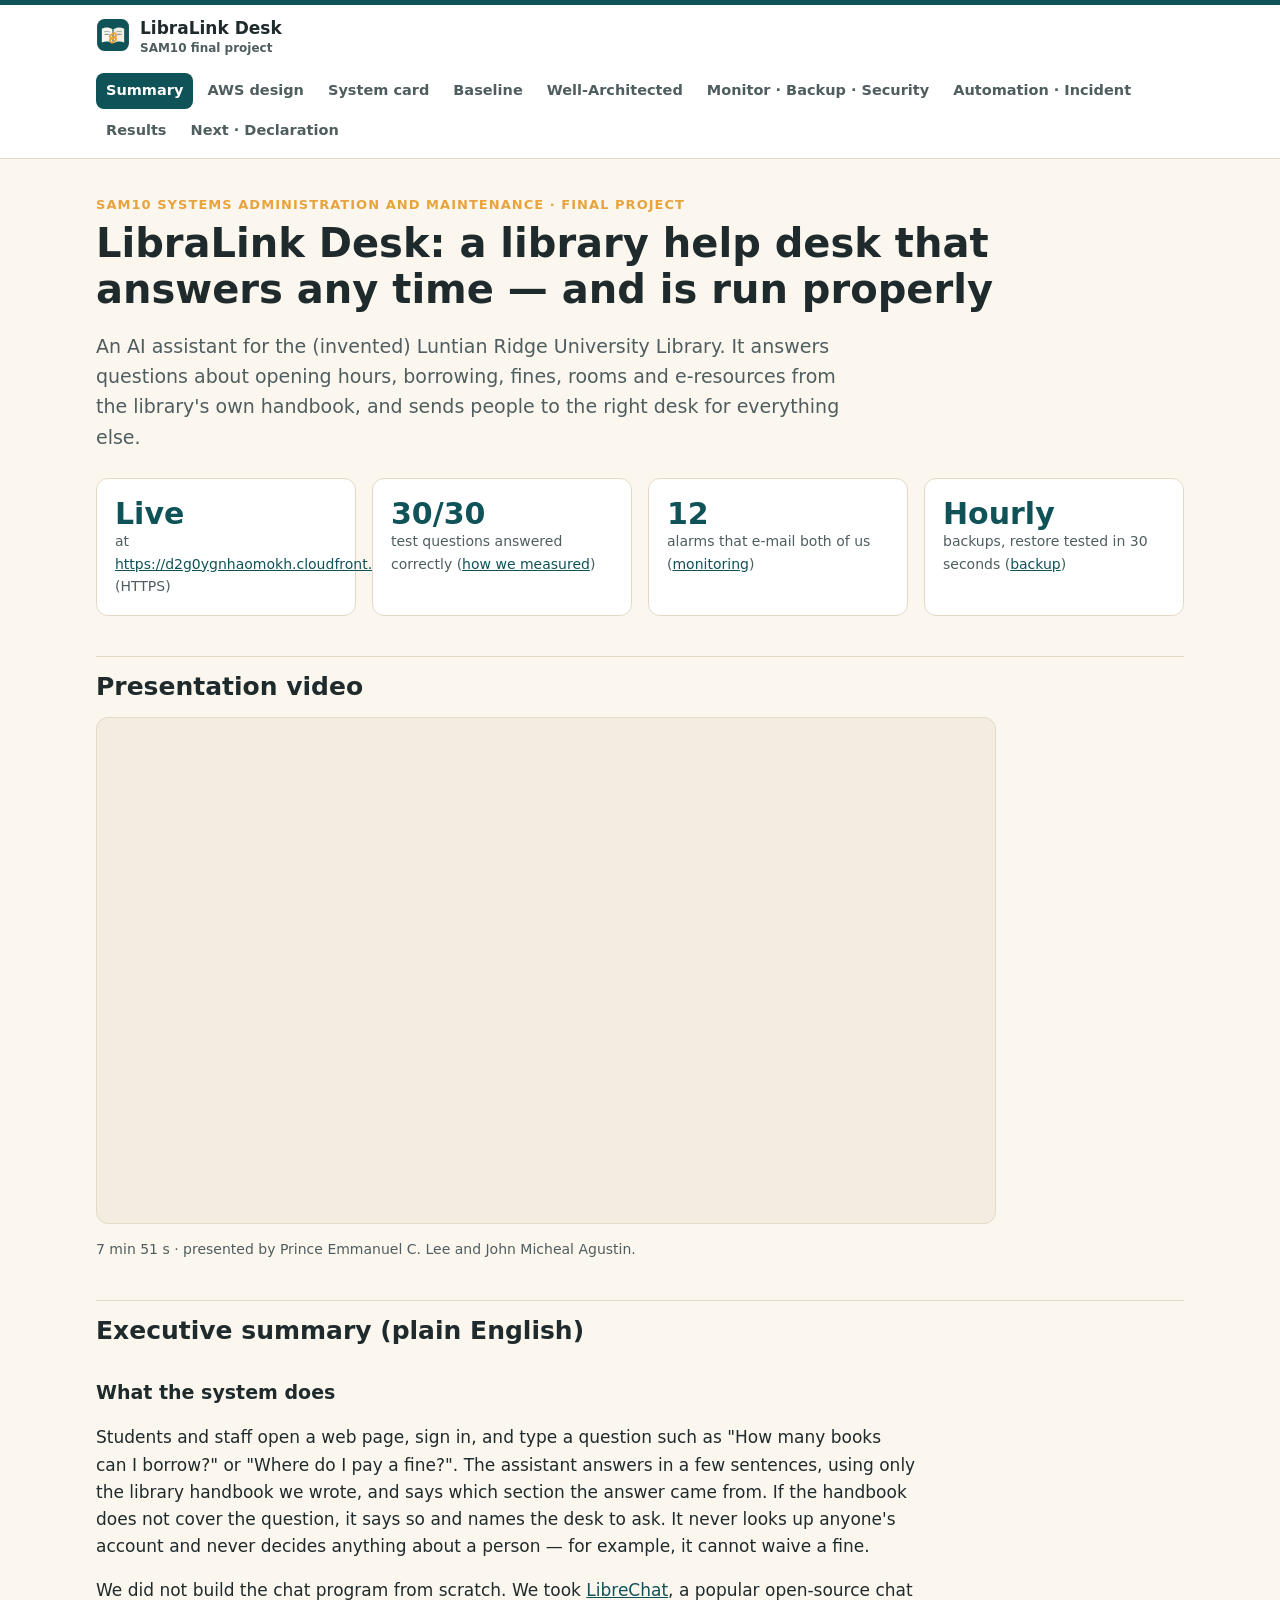
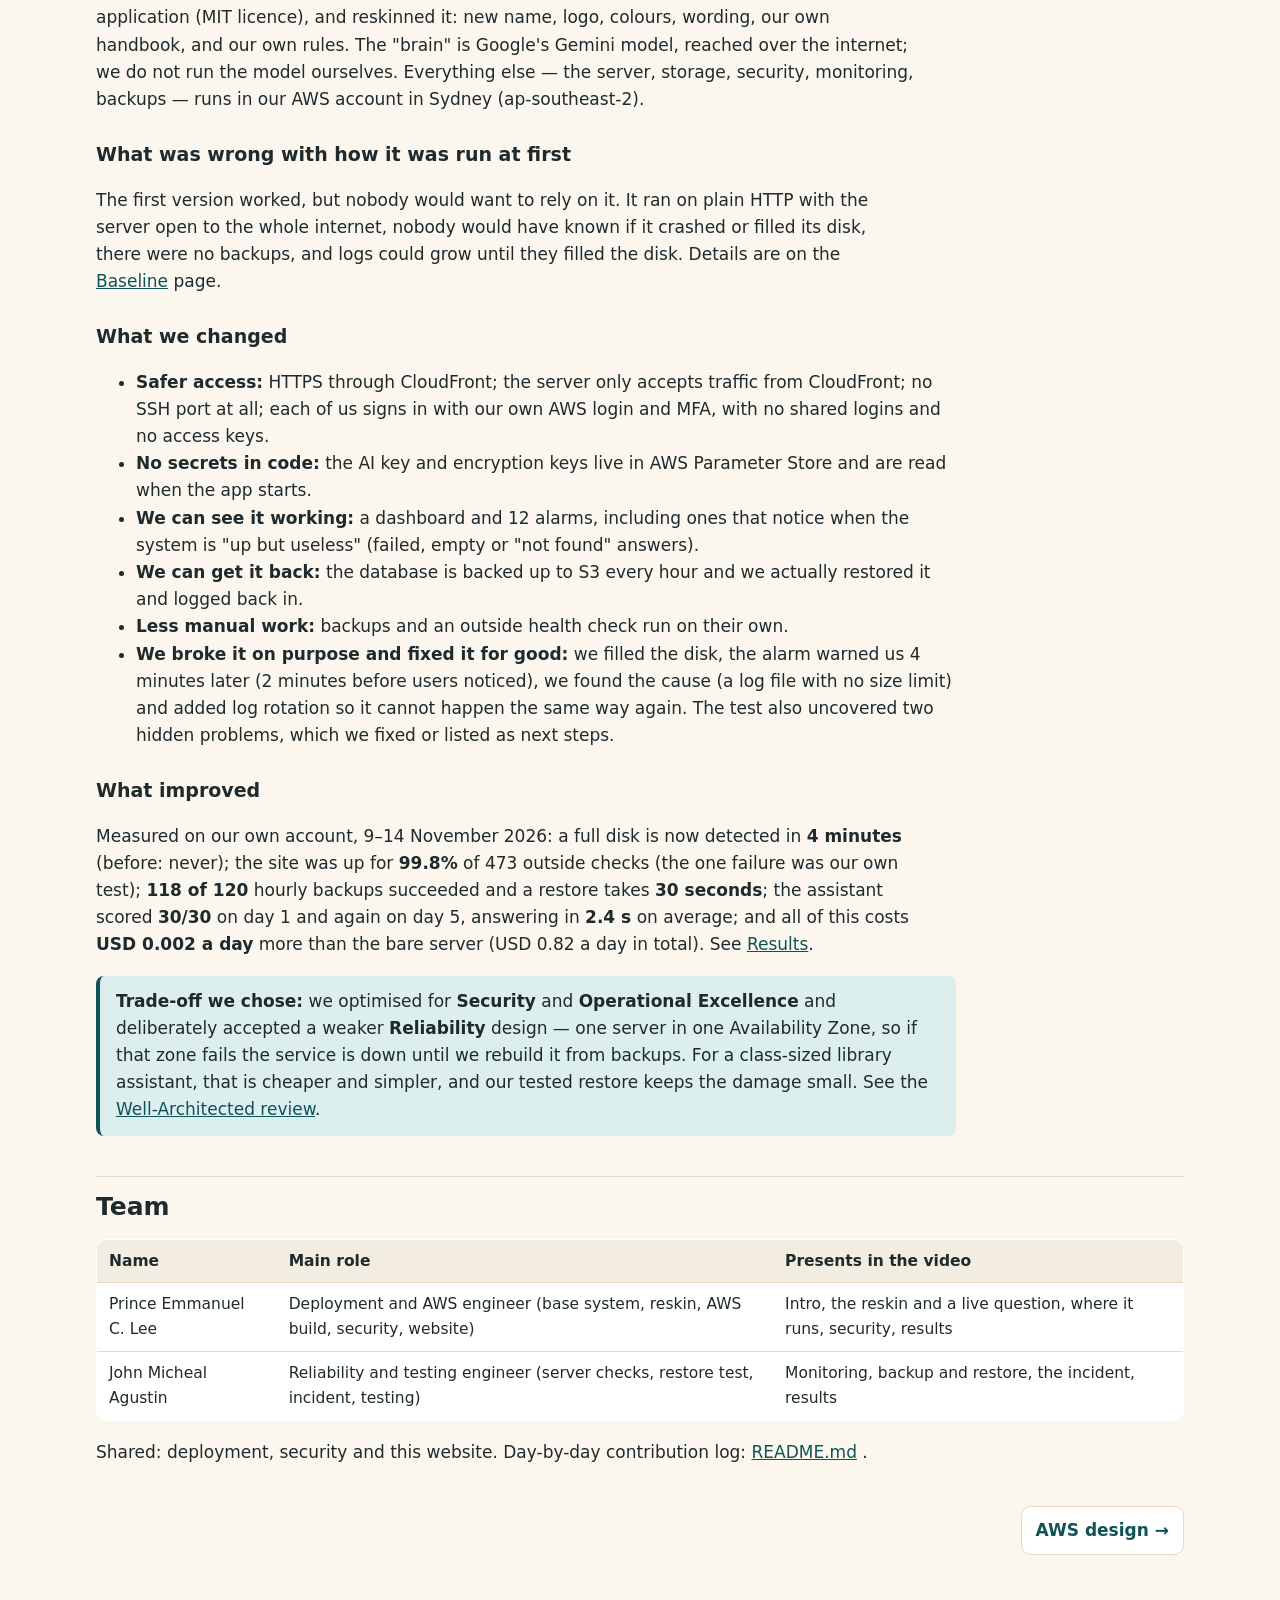
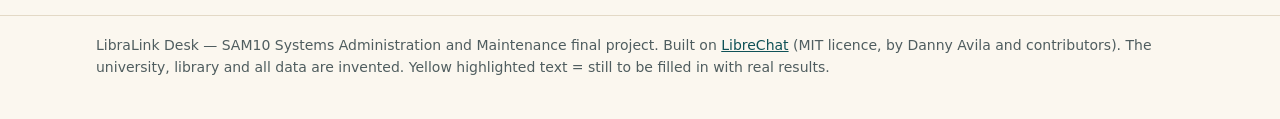
<file: docs/index.html>
<!doctype html>
<html lang="en">
<head>
<meta charset="utf-8"><meta name="viewport" content="width=device-width,initial-scale=1">
<title>LibraLink Desk · SAM10 final project</title>
<meta name="description" content="LibraLink Desk: a library help-desk AI assistant, reskinned from LibreChat, deployed and operated on AWS.">
<link rel="icon" href="assets/favicon.png"><link rel="stylesheet" href="assets/site.css">
</head>
<body>
<main>
  <div class="page-head">
    <div class="kicker">SAM10 Systems Administration and Maintenance · Final project</div>
    <h1>LibraLink Desk: a library help desk that answers any time — and is run properly</h1>
    <p class="lead">An AI assistant for the (invented) Luntian Ridge University Library. It answers questions about opening hours, borrowing, fines, rooms and e-resources from the library's own handbook, and sends people to the right desk for everything else.</p>
  </div>

  <div class="grid">
    <div class="card"><div class="stat">Live</div><div class="stat-label">at <a href="https://d2g0ygnhaomokh.cloudfront.net">https://d2g0ygnhaomokh.cloudfront.net</a> (HTTPS)</div></div>
    <div class="card"><div class="stat">30/30</div><div class="stat-label">test questions answered correctly (<a href="results.html#quality">how we measured</a>)</div></div>
    <div class="card"><div class="stat">12</div><div class="stat-label">alarms that e-mail both of us (<a href="operations.html#monitoring">monitoring</a>)</div></div>
    <div class="card"><div class="stat">Hourly</div><div class="stat-label">backups, restore tested in 30 seconds (<a href="operations.html#backup">backup</a>)</div></div>
  </div>

  <h2>Presentation video</h2>
  <div class="video">
    <iframe src="https://www.youtube-nocookie.com/embed/f3lTjbvXuOg" title="LibraLink Desk presentation" allow="accelerometer; encrypted-media; picture-in-picture" allowfullscreen></iframe>
  </div>
  <p class="stat-label">7 min 51 s · presented by Prince Emmanuel C. Lee and John Micheal Agustin.</p>

  <h2>Executive summary (plain English)</h2>
  <h3>What the system does</h3>
  <p>Students and staff open a web page, sign in, and type a question such as "How many books can I borrow?" or "Where do I pay a fine?". The assistant answers in a few sentences, using only the library handbook we wrote, and says which section the answer came from. If the handbook does not cover the question, it says so and names the desk to ask. It never looks up anyone's account and never decides anything about a person — for example, it cannot waive a fine.</p>
  <p>We did not build the chat program from scratch. We took <a href="https://github.com/danny-avila/LibreChat">LibreChat</a>, a popular open-source chat application (MIT licence), and reskinned it: new name, logo, colours, wording, our own handbook, and our own rules. The "brain" is Google's Gemini model, reached over the internet; we do not run the model ourselves. Everything else — the server, storage, security, monitoring, backups — runs in our AWS account in Sydney (ap-southeast-2).</p>

  <h3>What was wrong with how it was run at first</h3>
  <p>The first version worked, but nobody would want to rely on it. It ran on plain HTTP with the server open to the whole internet, nobody would have known if it crashed or filled its disk, there were no backups, and logs could grow until they filled the disk. Details are on the <a href="baseline.html">Baseline</a> page.</p>

  <h3>What we changed</h3>
  <ul>
    <li><b>Safer access:</b> HTTPS through CloudFront; the server only accepts traffic from CloudFront; no SSH port at all; each of us signs in with our own AWS login and MFA, with no shared logins and no access keys.</li>
    <li><b>No secrets in code:</b> the AI key and encryption keys live in AWS Parameter Store and are read when the app starts.</li>
    <li><b>We can see it working:</b> a dashboard and 12 alarms, including ones that notice when the system is "up but useless" (failed, empty or "not found" answers).</li>
    <li><b>We can get it back:</b> the database is backed up to S3 every hour and we actually restored it and logged back in.</li>
    <li><b>Less manual work:</b> backups and an outside health check run on their own.</li>
    <li><b>We broke it on purpose and fixed it for good:</b> we filled the disk, the alarm warned us 4 minutes later (2 minutes before users noticed), we found the cause (a log file with no size limit) and added log rotation so it cannot happen the same way again. The test also uncovered two hidden problems, which we fixed or listed as next steps.</li>
  </ul>

  <h3>What improved</h3>
  <p>Measured on our own account, 9–14 November 2026: a full disk is now detected in <b>4 minutes</b> (before: never); the site was up for <b>99.8%</b> of 473 outside checks (the one failure was our own test); <b>118 of 120</b> hourly backups succeeded and a restore takes <b>30 seconds</b>; the assistant scored <b>30/30</b> on day 1 and again on day 5, answering in <b>2.4 s</b> on average; and all of this costs <b>USD 0.002 a day</b> more than the bare server (USD 0.82 a day in total). See <a href="results.html">Results</a>.</p>

  <div class="note"><b>Trade-off we chose:</b> we optimised for <b>Security</b> and <b>Operational Excellence</b> and deliberately accepted a weaker <b>Reliability</b> design — one server in one Availability Zone, so if that zone fails the service is down until we rebuild it from backups. For a class-sized library assistant, that is cheaper and simpler, and our tested restore keeps the damage small. See the <a href="well-architected.html">Well-Architected review</a>.</div>

  <h2>Team</h2>
  <div class="table-wrap"><table>
    <tr><th>Name</th><th>Main role</th><th>Presents in the video</th></tr>
    <tr><td>Prince Emmanuel C. Lee</td><td>Deployment and AWS engineer (base system, reskin, AWS build, security, website)</td><td>Intro, the reskin and a live question, where it runs, security, results</td></tr>
    <tr><td>John Micheal Agustin</td><td>Reliability and testing engineer (server checks, restore test, incident, testing)</td><td>Monitoring, backup and restore, the incident, results</td></tr>
  </table></div>
  <p>Shared: deployment, security and this website. Day-by-day contribution log: <a href="https://github.com/leeprinceemmanuel-design/libralink-desk#contribution-log">README.md</a> .</p>
</main>
<script src="assets/site.js"></script>
</body>
</html>
</file>
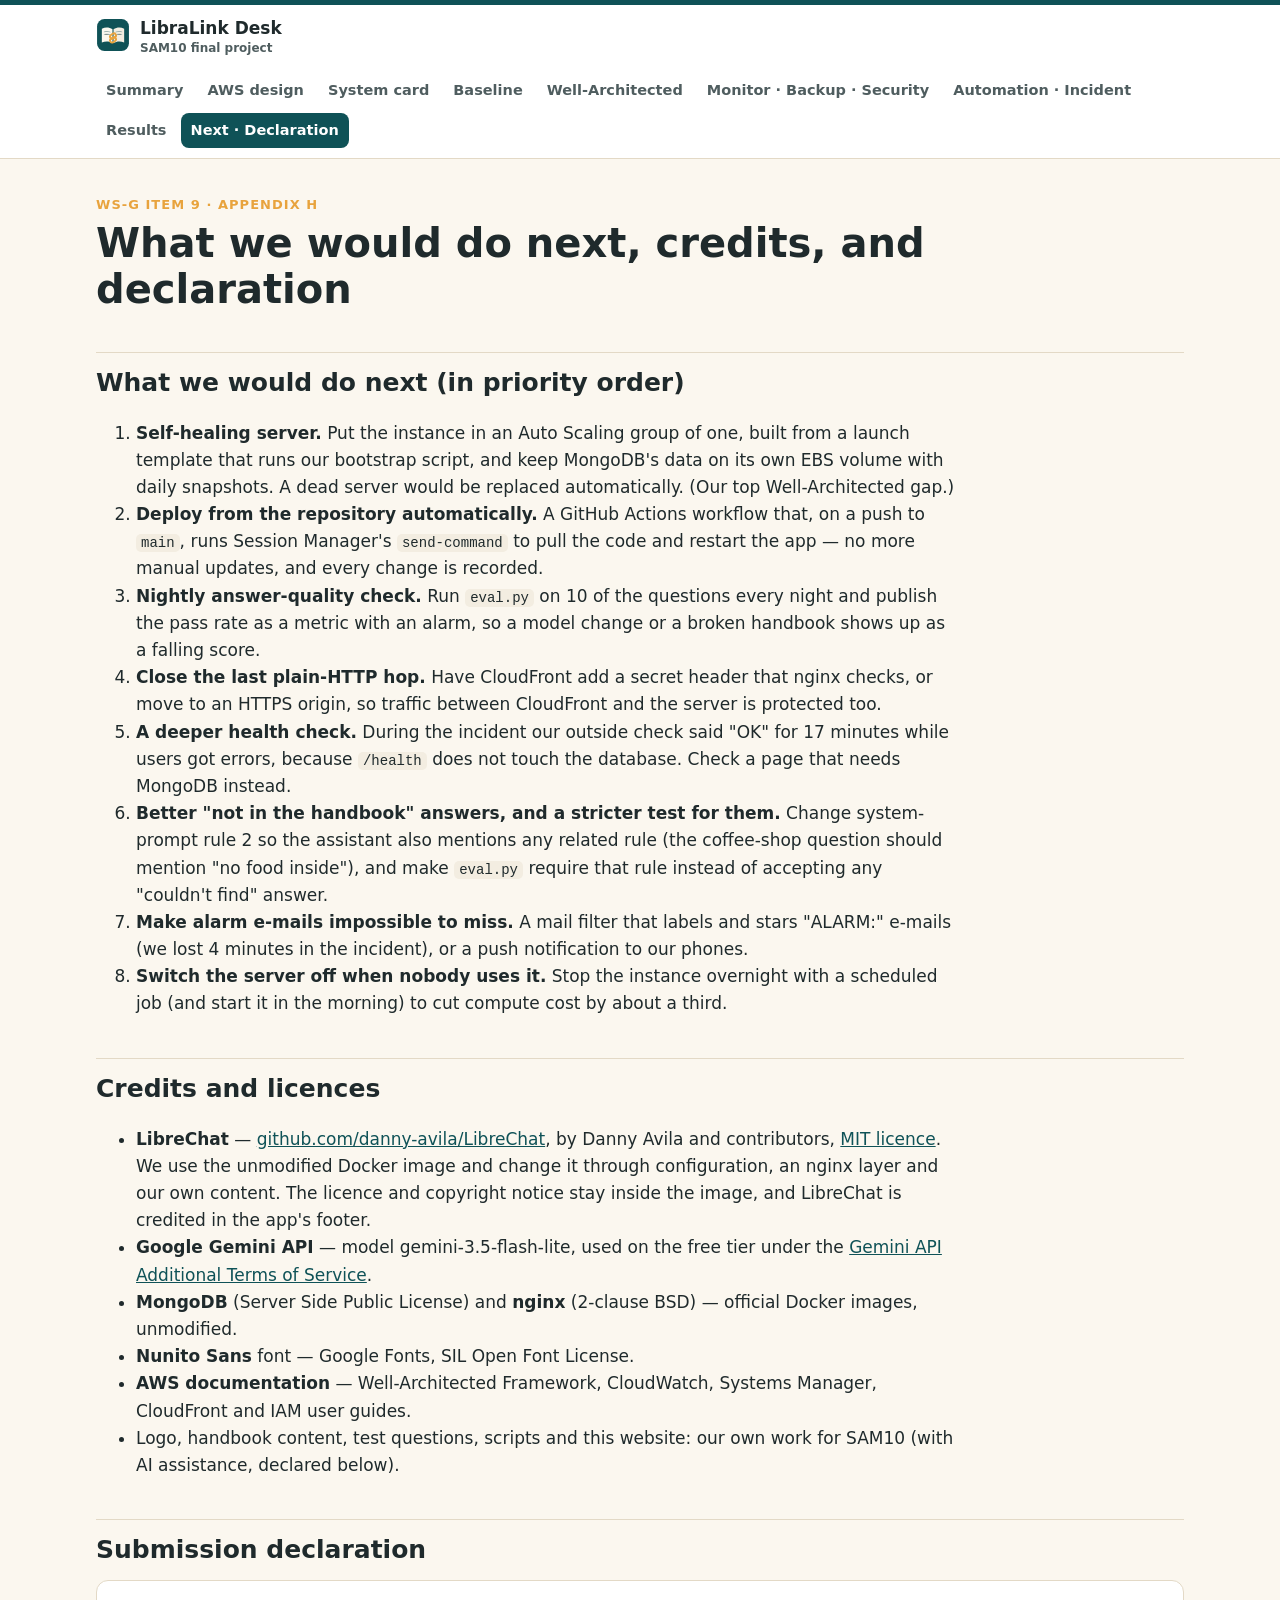
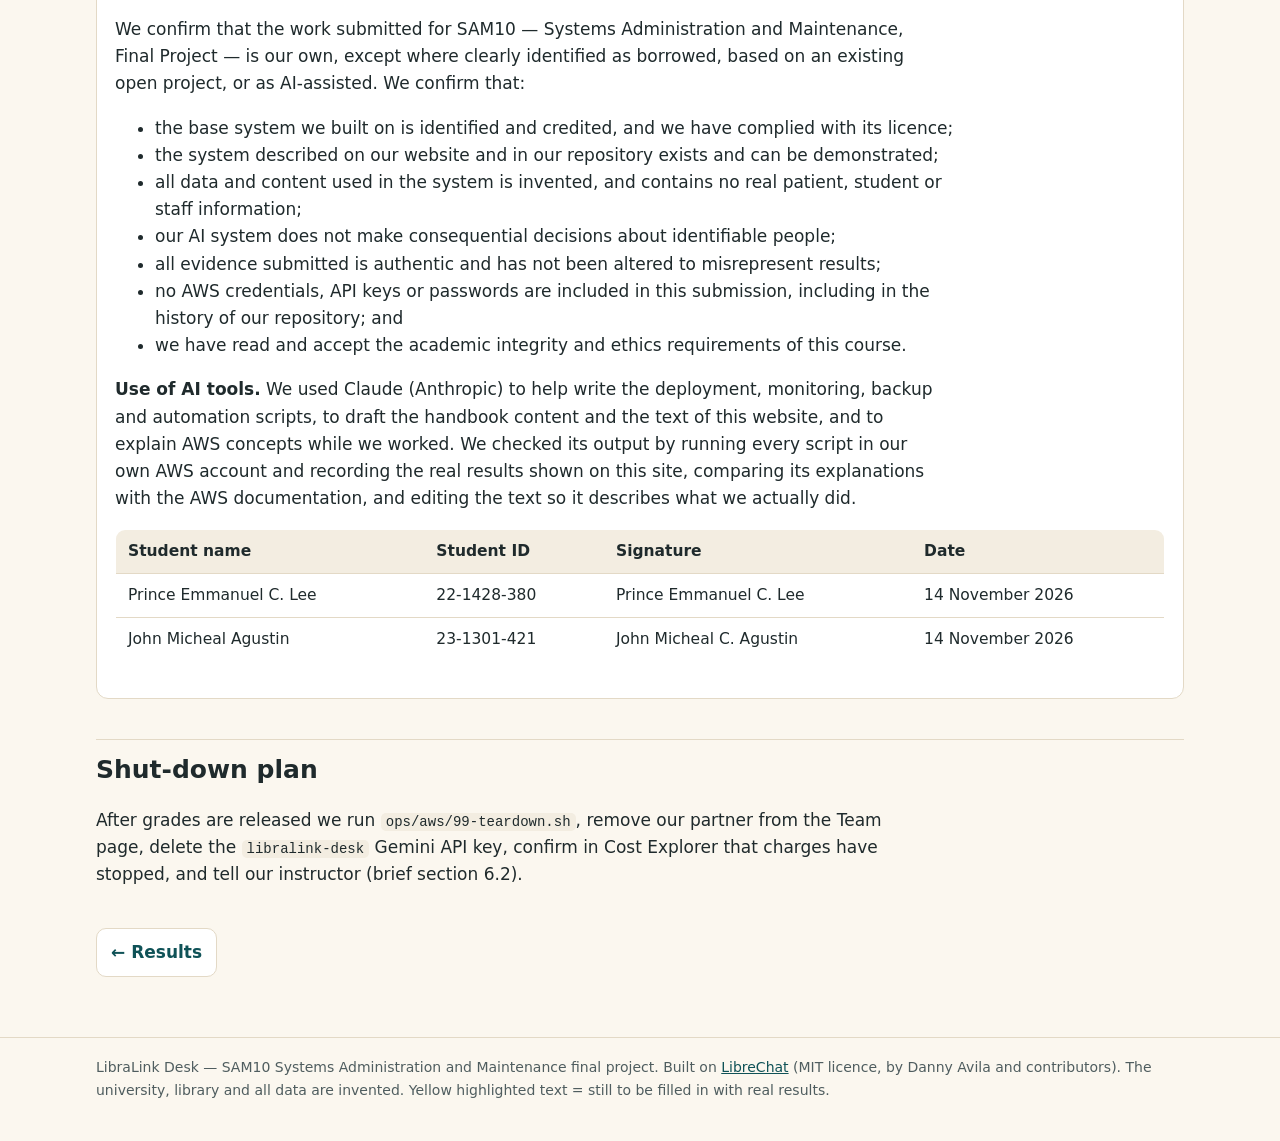
<file: docs/about.html>
<!doctype html>
<html lang="en">
<head>
<meta charset="utf-8"><meta name="viewport" content="width=device-width,initial-scale=1">
<title>Next steps, credits and declaration · LibraLink Desk</title>
<link rel="icon" href="assets/favicon.png"><link rel="stylesheet" href="assets/site.css">
</head>
<body>
<main>
  <div class="page-head">
    <div class="kicker">WS-G item 9 · Appendix H</div>
    <h1>What we would do next, credits, and declaration</h1>
  </div>

  <h2>What we would do next (in priority order)</h2>
  <ol>
    <li><b>Self-healing server.</b> Put the instance in an Auto Scaling group of one, built from a launch template that runs our bootstrap script, and keep MongoDB's data on its own EBS volume with daily snapshots. A dead server would be replaced automatically. (Our top Well-Architected gap.)</li>
    <li><b>Deploy from the repository automatically.</b> A GitHub Actions workflow that, on a push to <code>main</code>, runs Session Manager's <code>send-command</code> to pull the code and restart the app — no more manual updates, and every change is recorded.</li>
    <li><b>Nightly answer-quality check.</b> Run <code>eval.py</code> on 10 of the questions every night and publish the pass rate as a metric with an alarm, so a model change or a broken handbook shows up as a falling score.</li>
    <li><b>Close the last plain-HTTP hop.</b> Have CloudFront add a secret header that nginx checks, or move to an HTTPS origin, so traffic between CloudFront and the server is protected too.</li>
    <li><b>A deeper health check.</b> During the incident our outside check said "OK" for 17 minutes while users got errors, because <code>/health</code> does not touch the database. Check a page that needs MongoDB instead.</li>
    <li><b>Better "not in the handbook" answers, and a stricter test for them.</b> Change system-prompt rule 2 so the assistant also mentions any related rule (the coffee-shop question should mention "no food inside"), and make <code>eval.py</code> require that rule instead of accepting any "couldn't find" answer.</li>
    <li><b>Make alarm e-mails impossible to miss.</b> A mail filter that labels and stars "ALARM:" e-mails (we lost 4 minutes in the incident), or a push notification to our phones.</li>
    <li><b>Switch the server off when nobody uses it.</b> Stop the instance overnight with a scheduled job (and start it in the morning) to cut compute cost by about a third.</li>
  </ol>

  <h2>Credits and licences</h2>
  <ul>
    <li><b>LibreChat</b> — <a href="https://github.com/danny-avila/LibreChat">github.com/danny-avila/LibreChat</a>, by Danny Avila and contributors, <a href="https://github.com/danny-avila/LibreChat/blob/main/LICENSE">MIT licence</a>. We use the unmodified Docker image and change it through configuration, an nginx layer and our own content. The licence and copyright notice stay inside the image, and LibreChat is credited in the app's footer.</li>
    <li><b>Google Gemini API</b> — model gemini-3.5-flash-lite, used on the free tier under the <a href="https://ai.google.dev/gemini-api/terms">Gemini API Additional Terms of Service</a>.</li>
    <li><b>MongoDB</b> (Server Side Public License) and <b>nginx</b> (2-clause BSD) — official Docker images, unmodified.</li>
    <li><b>Nunito Sans</b> font — Google Fonts, SIL Open Font License.</li>
    <li><b>AWS documentation</b> — Well-Architected Framework, CloudWatch, Systems Manager, CloudFront and IAM user guides.</li>
    <li>Logo, handbook content, test questions, scripts and this website: our own work for SAM10 (with AI assistance, declared below).</li>
  </ul>

  <h2 id="declaration">Submission declaration</h2>
  <div class="card">
    <p>We confirm that the work submitted for SAM10 — Systems Administration and Maintenance, Final Project — is our own, except where clearly identified as borrowed, based on an existing open project, or as AI-assisted. We confirm that:</p>
    <ul>
      <li>the base system we built on is identified and credited, and we have complied with its licence;</li>
      <li>the system described on our website and in our repository exists and can be demonstrated;</li>
      <li>all data and content used in the system is invented, and contains no real patient, student or staff information;</li>
      <li>our AI system does not make consequential decisions about identifiable people;</li>
      <li>all evidence submitted is authentic and has not been altered to misrepresent results;</li>
      <li>no AWS credentials, API keys or passwords are included in this submission, including in the history of our repository; and</li>
      <li>we have read and accept the academic integrity and ethics requirements of this course.</li>
    </ul>
    <p><b>Use of AI tools.</b> We used Claude (Anthropic) to help write the deployment, monitoring, backup and automation scripts, to draft the handbook content and the text of this website, and to explain AWS concepts while we worked. We checked its output by running every script in our own AWS account and recording the real results shown on this site, comparing its explanations with the AWS documentation, and editing the text so it describes what we actually did.</p>
    <div class="table-wrap"><table>
      <tr><th>Student name</th><th>Student ID</th><th>Signature</th><th>Date</th></tr>
      <tr><td>Prince Emmanuel C. Lee</td><td>22-1428-380</td><td>Prince Emmanuel C. Lee</td><td>14 November 2026</td></tr>
      <tr><td>John Micheal Agustin</td><td>23-1301-421</td><td>John Micheal C. Agustin</td><td>14 November 2026</td></tr>
    </table></div>
  </div>

  <h2>Shut-down plan</h2>
  <p>After grades are released we run <code>ops/aws/99-teardown.sh</code>, remove our partner from the Team page, delete the <code>libralink-desk</code> Gemini API key, confirm in Cost Explorer that charges have stopped, and tell our instructor (brief section 6.2).</p>
</main>
<script src="assets/site.js"></script>
</body>
</html>
</file>
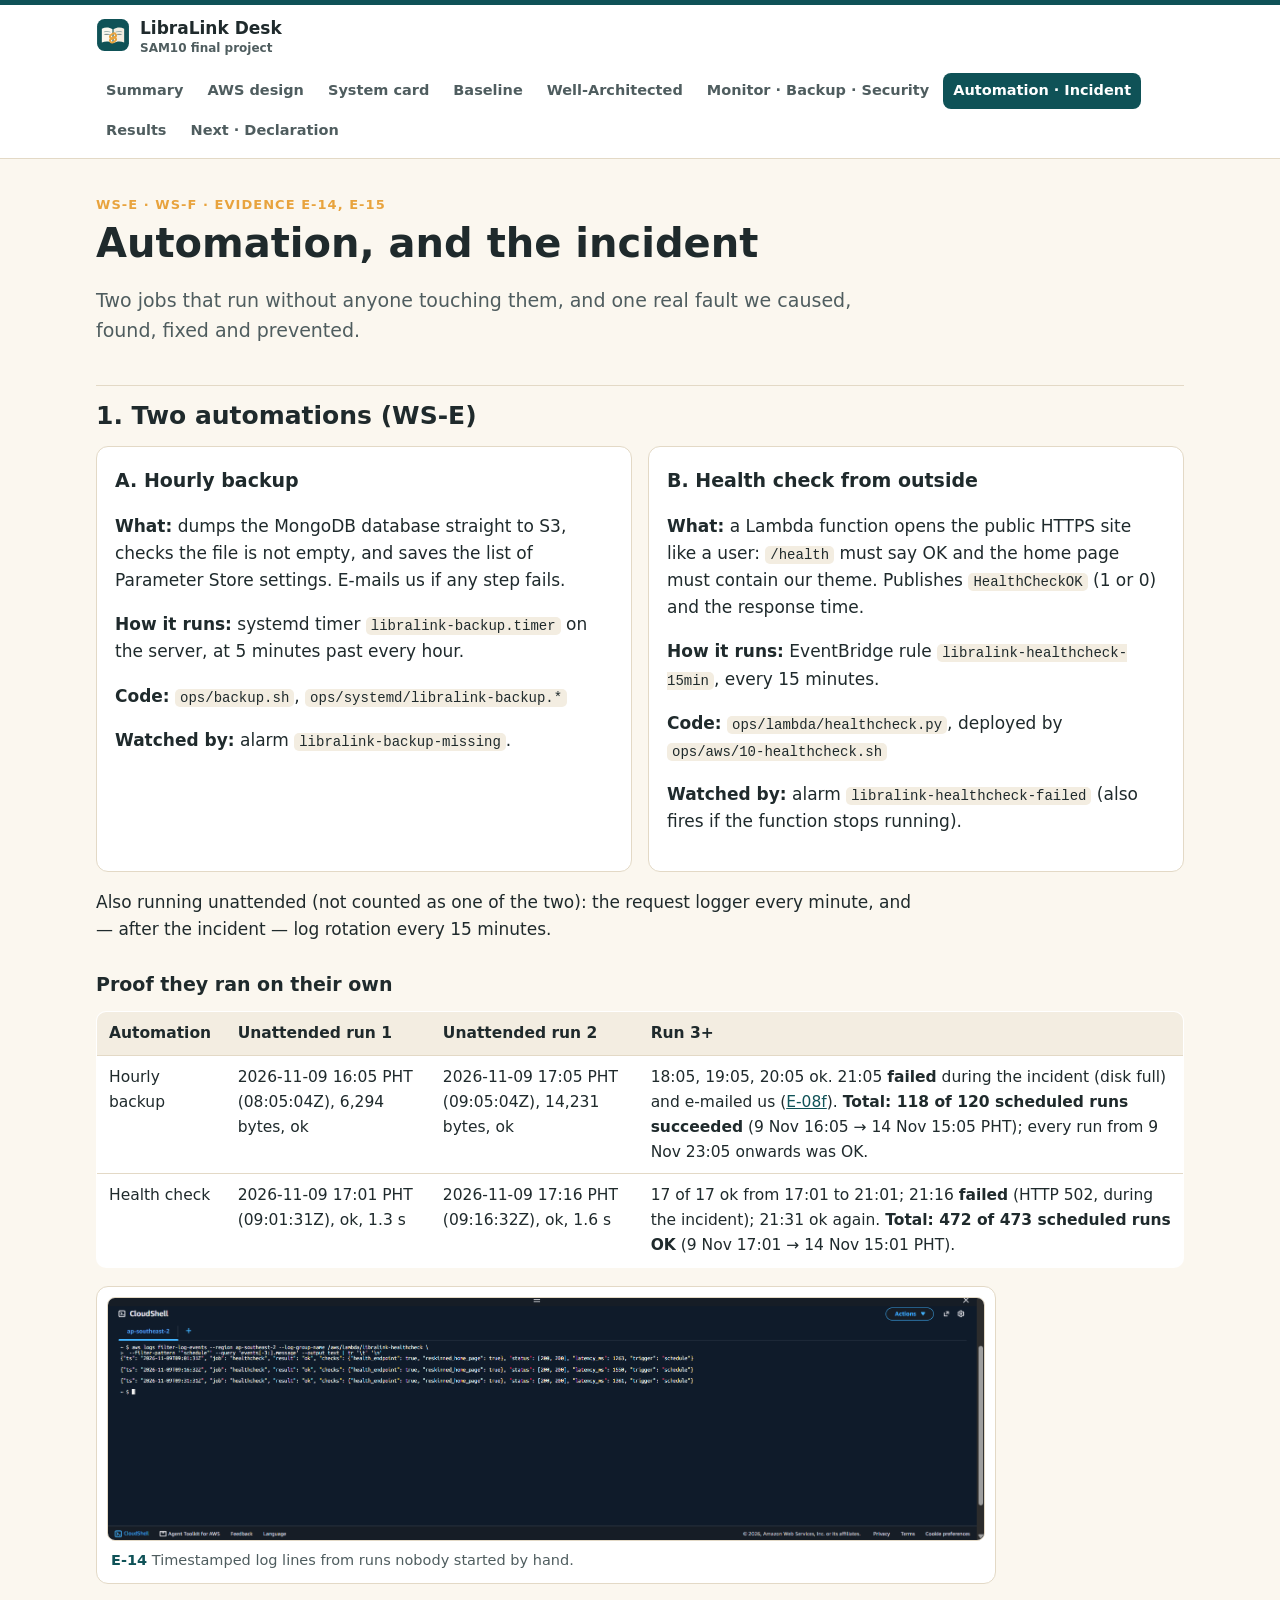
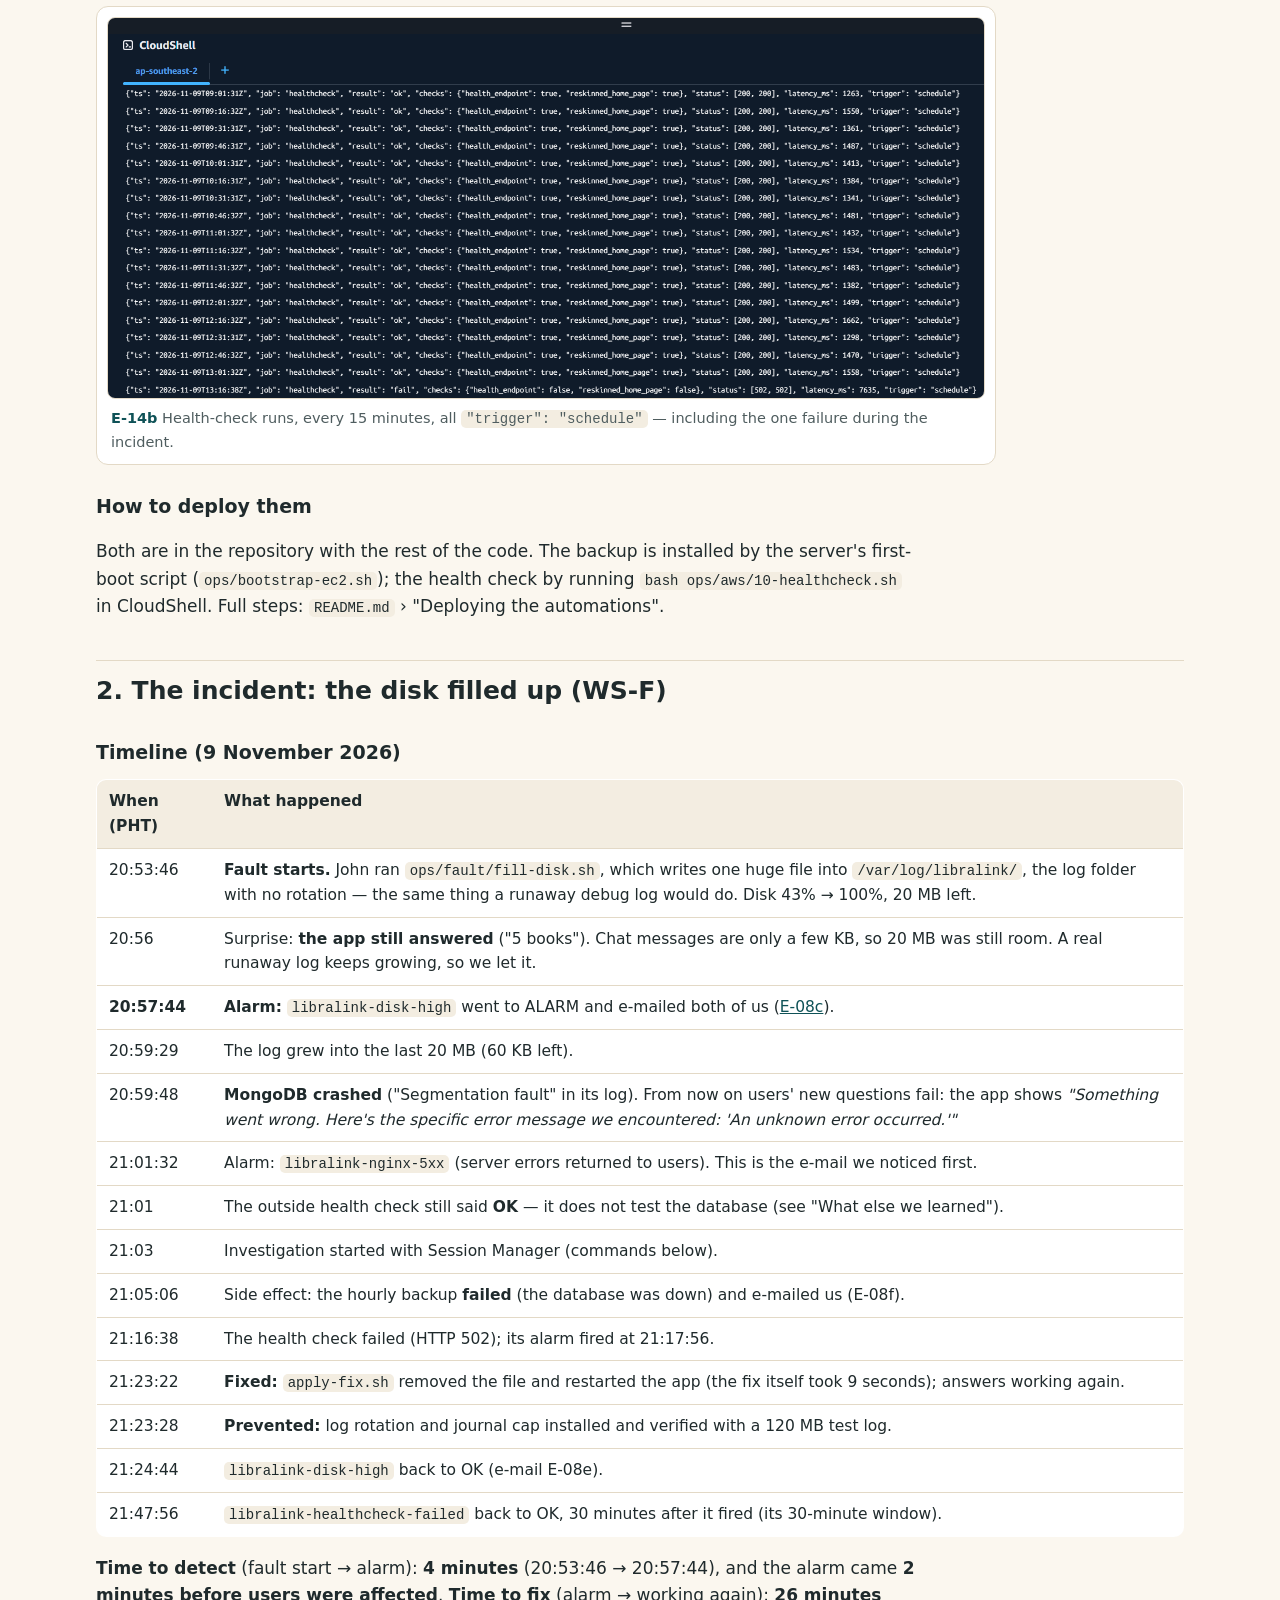
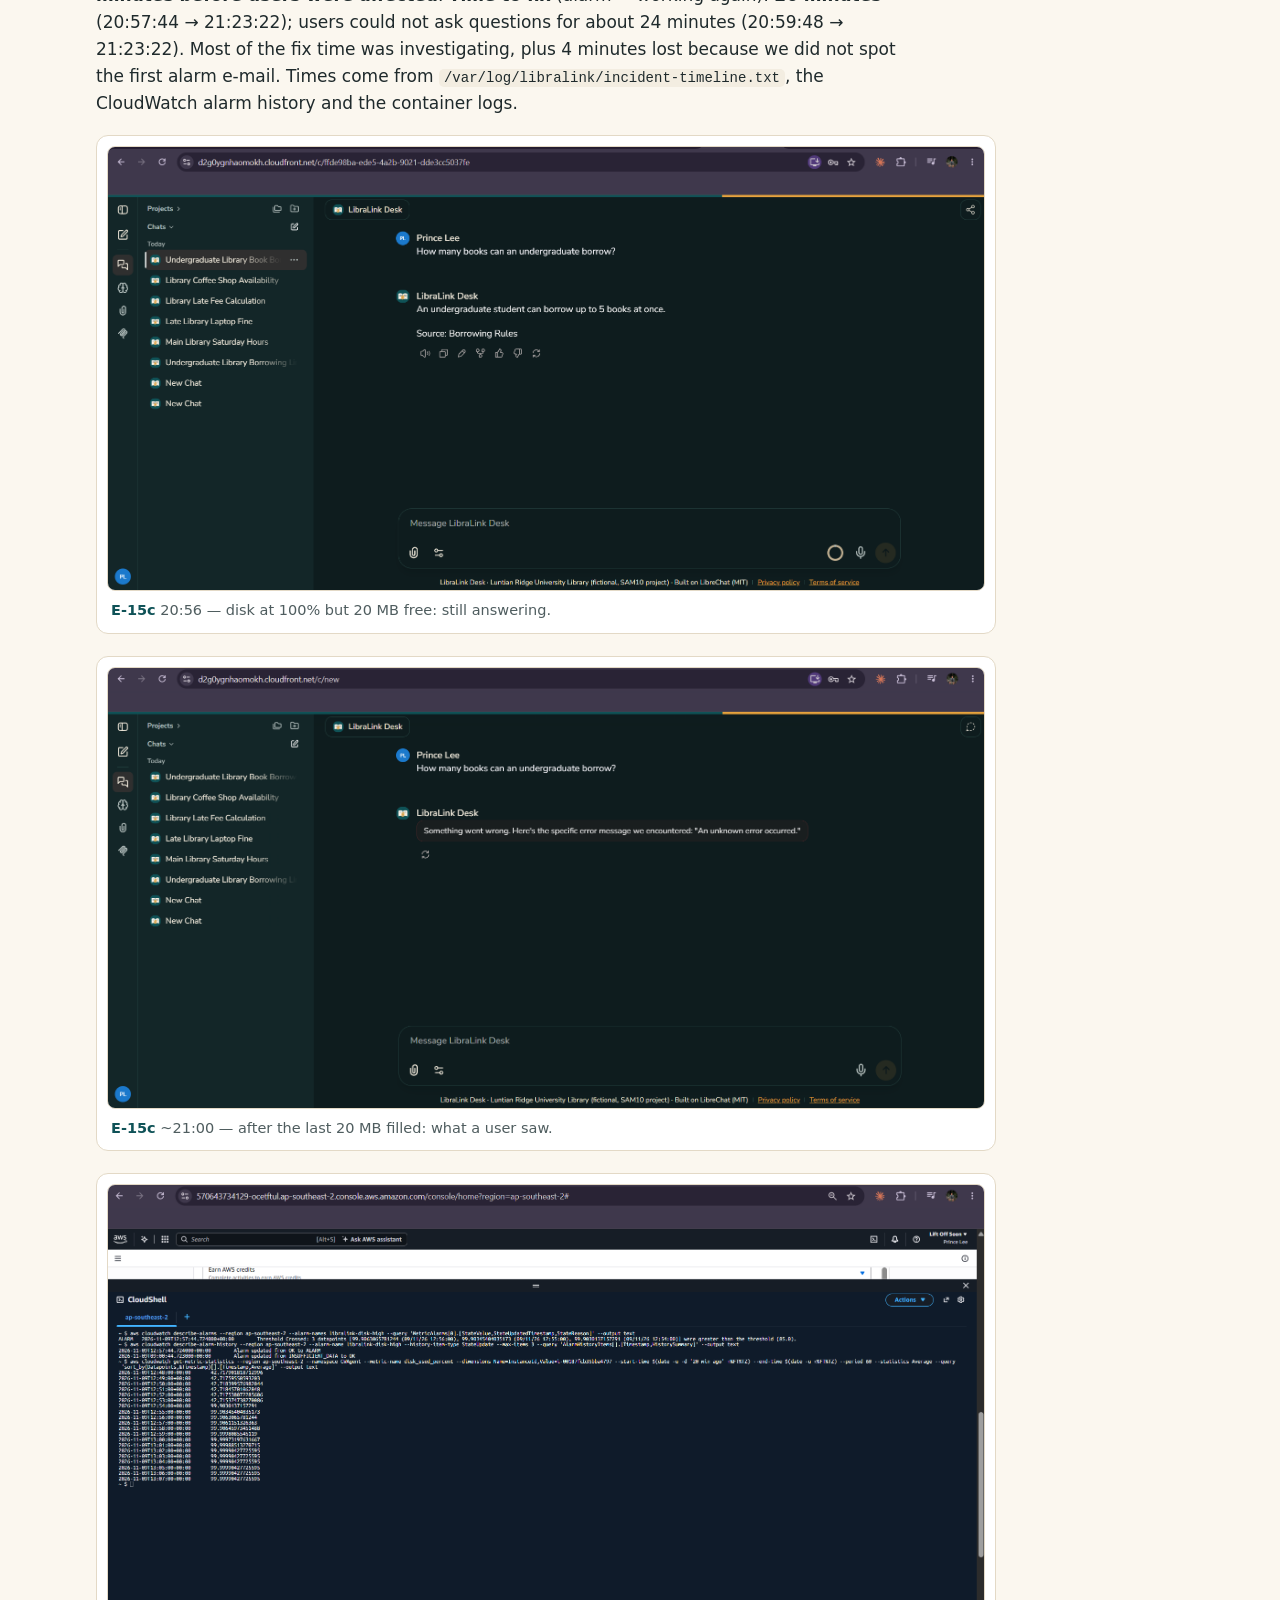
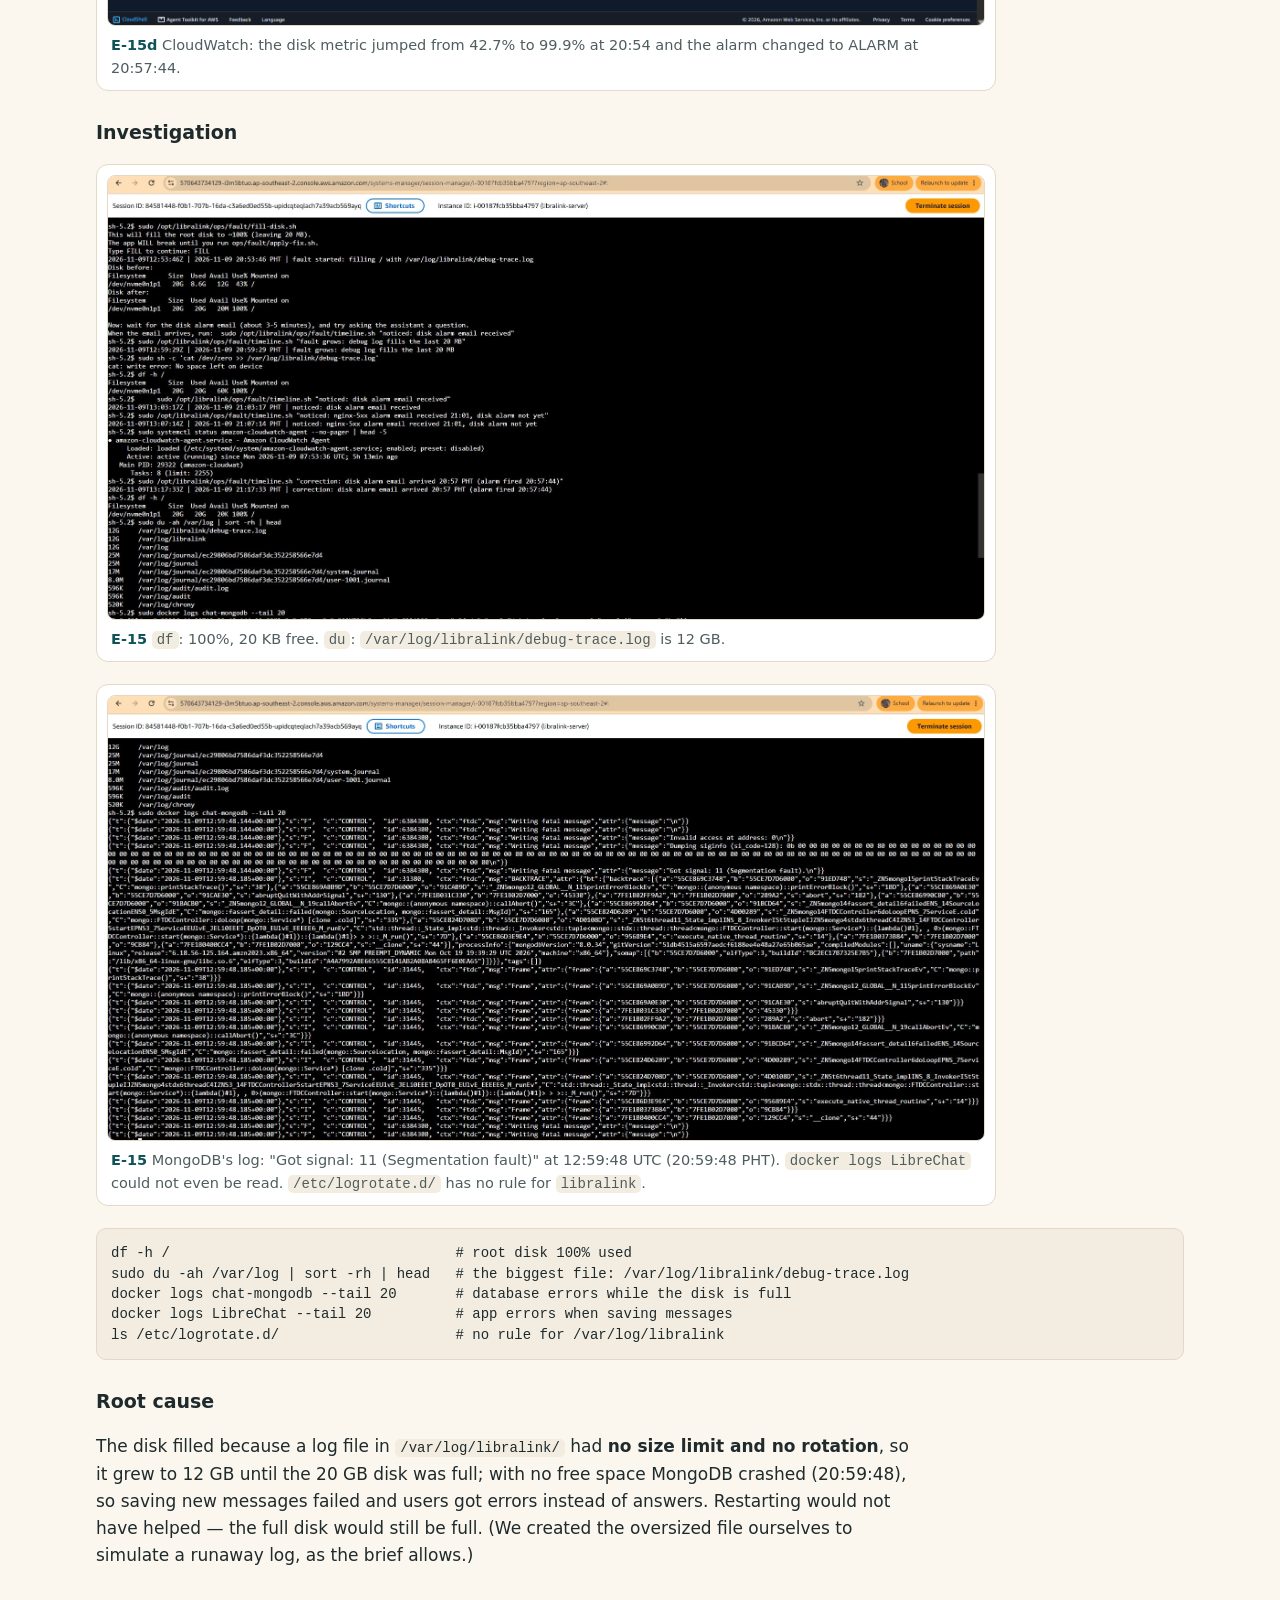
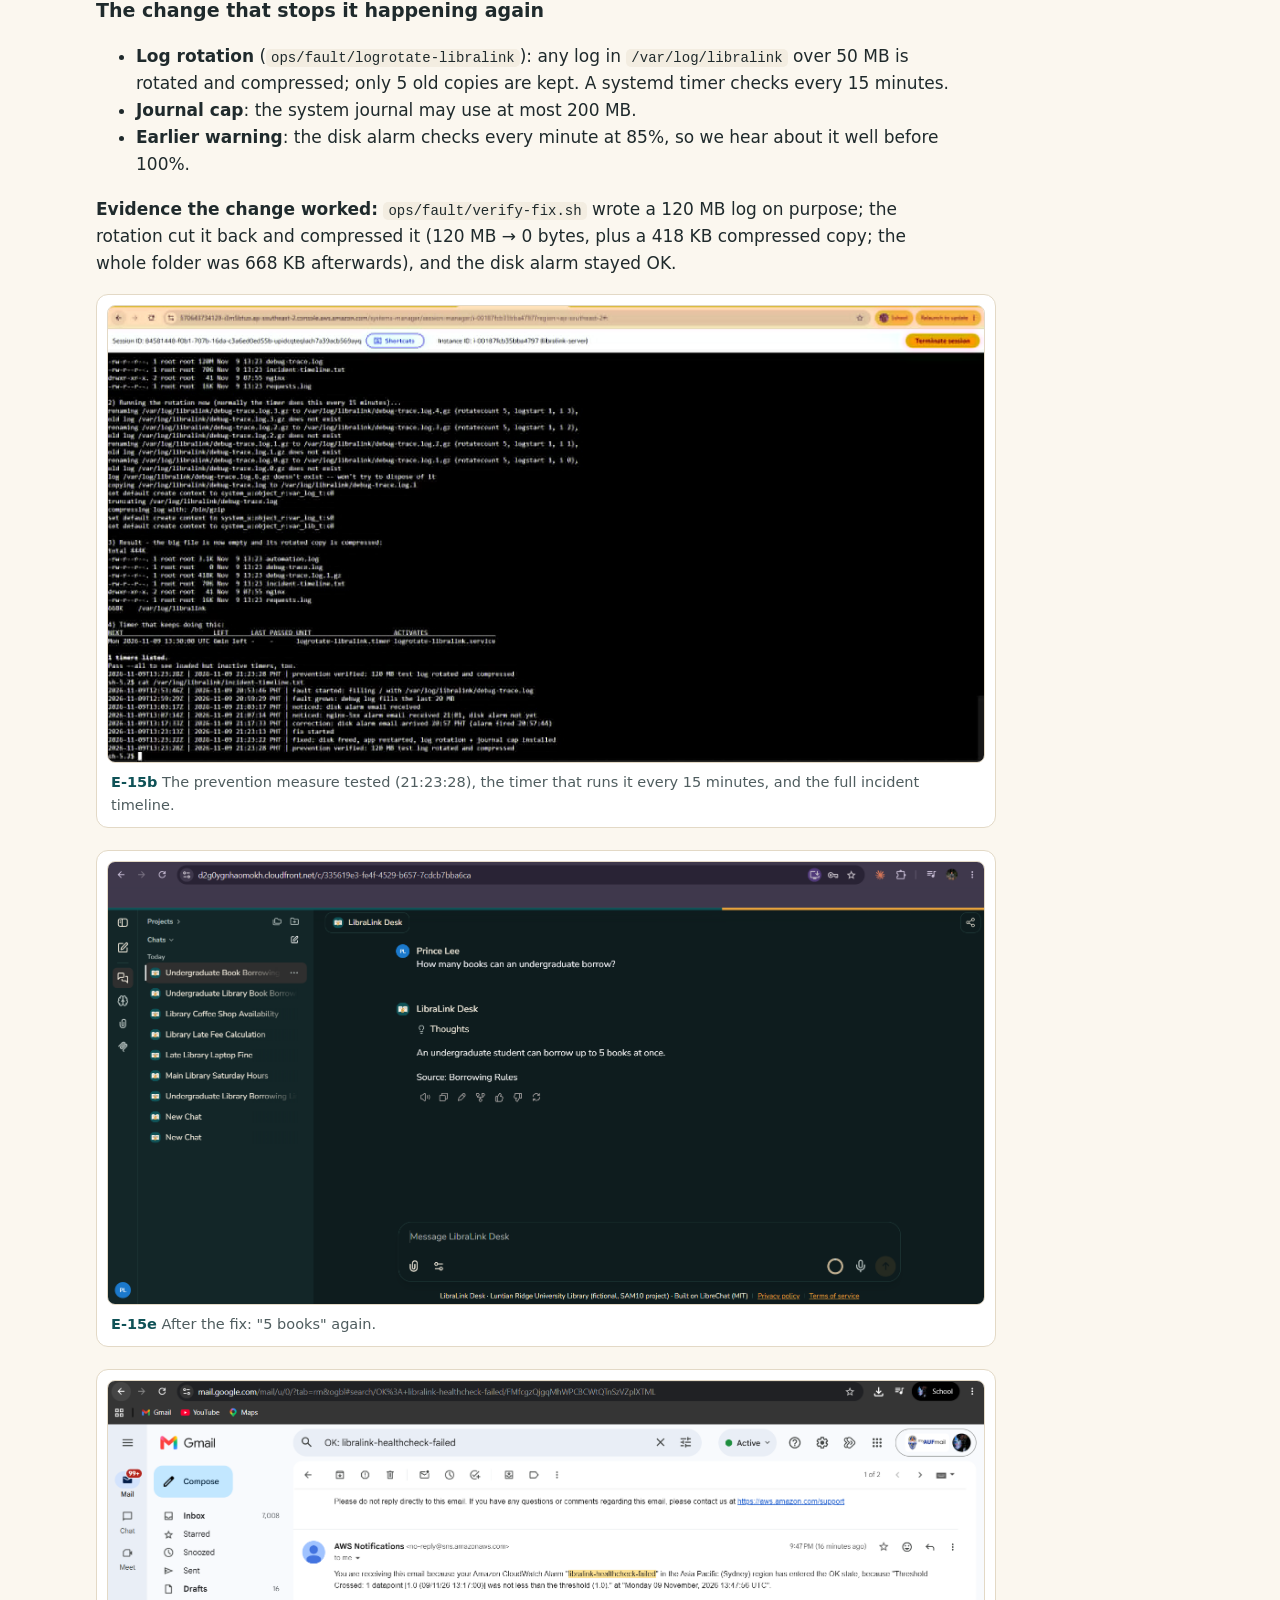
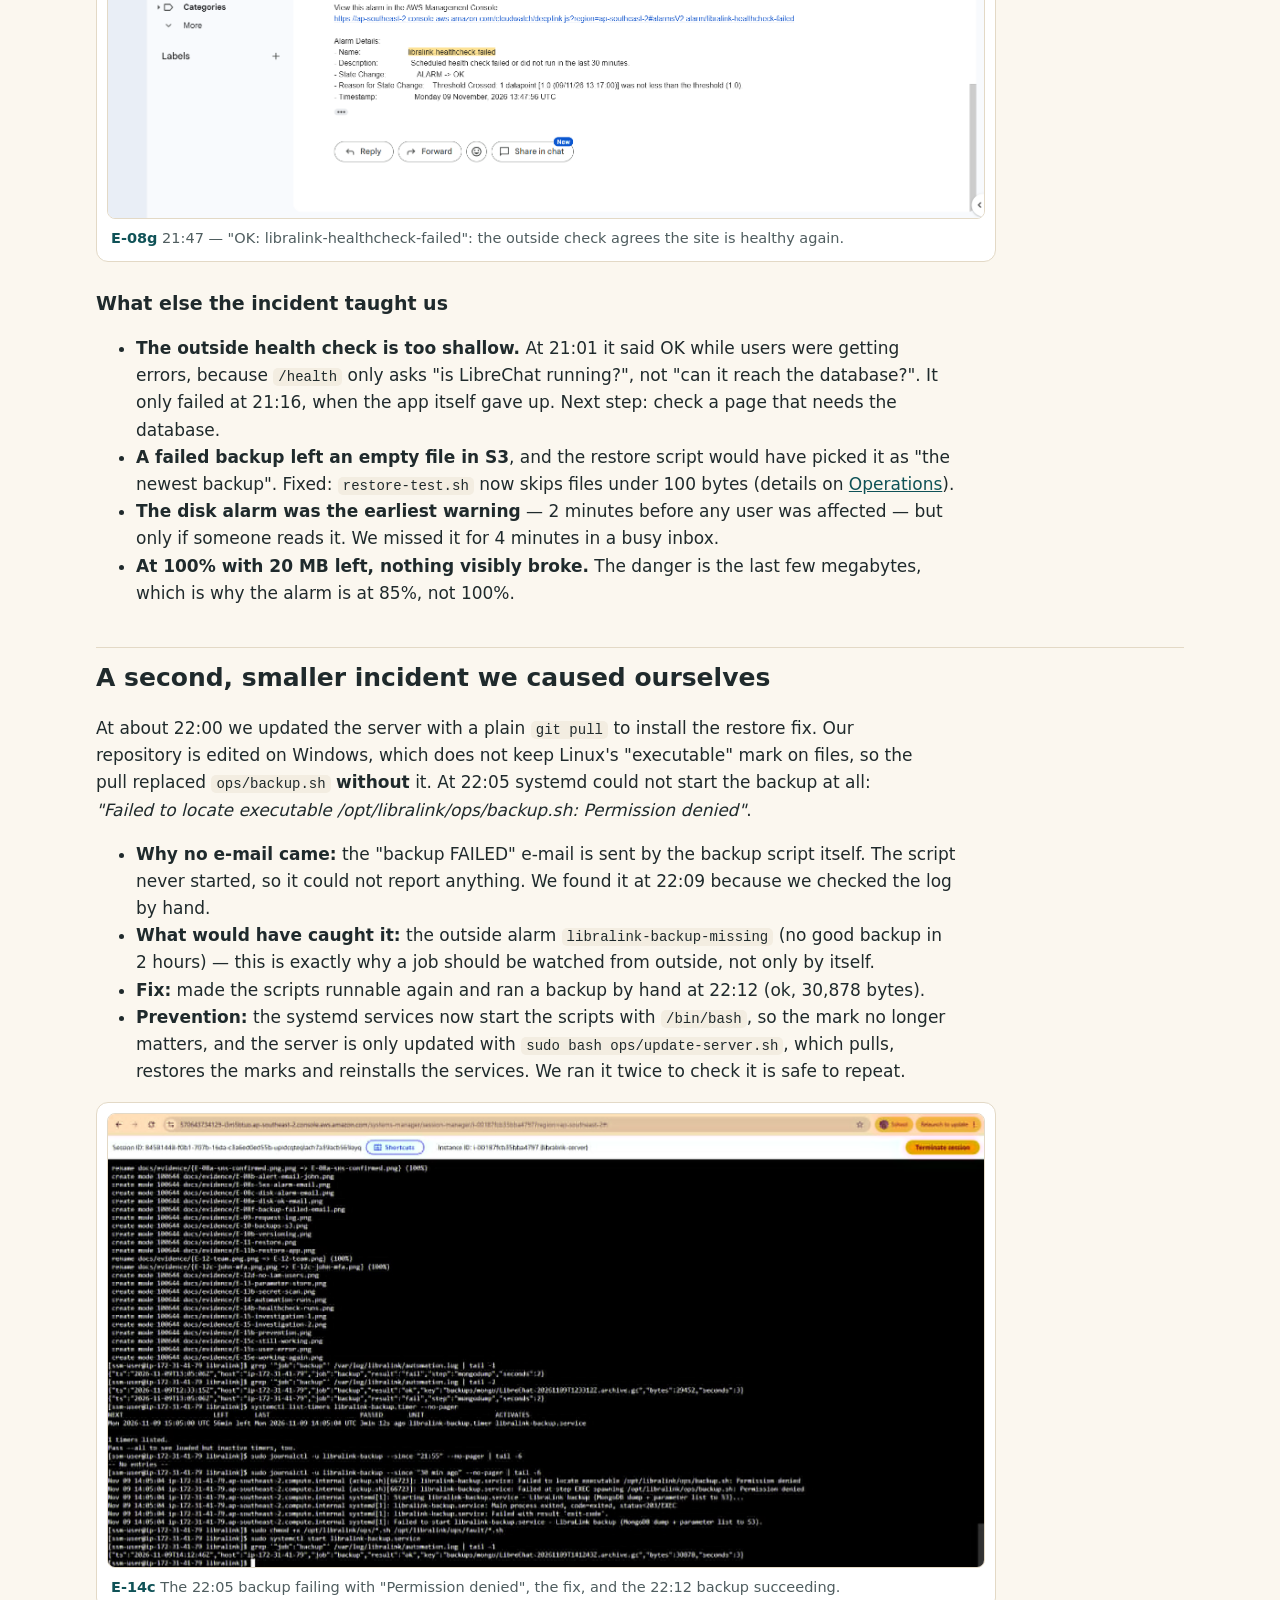
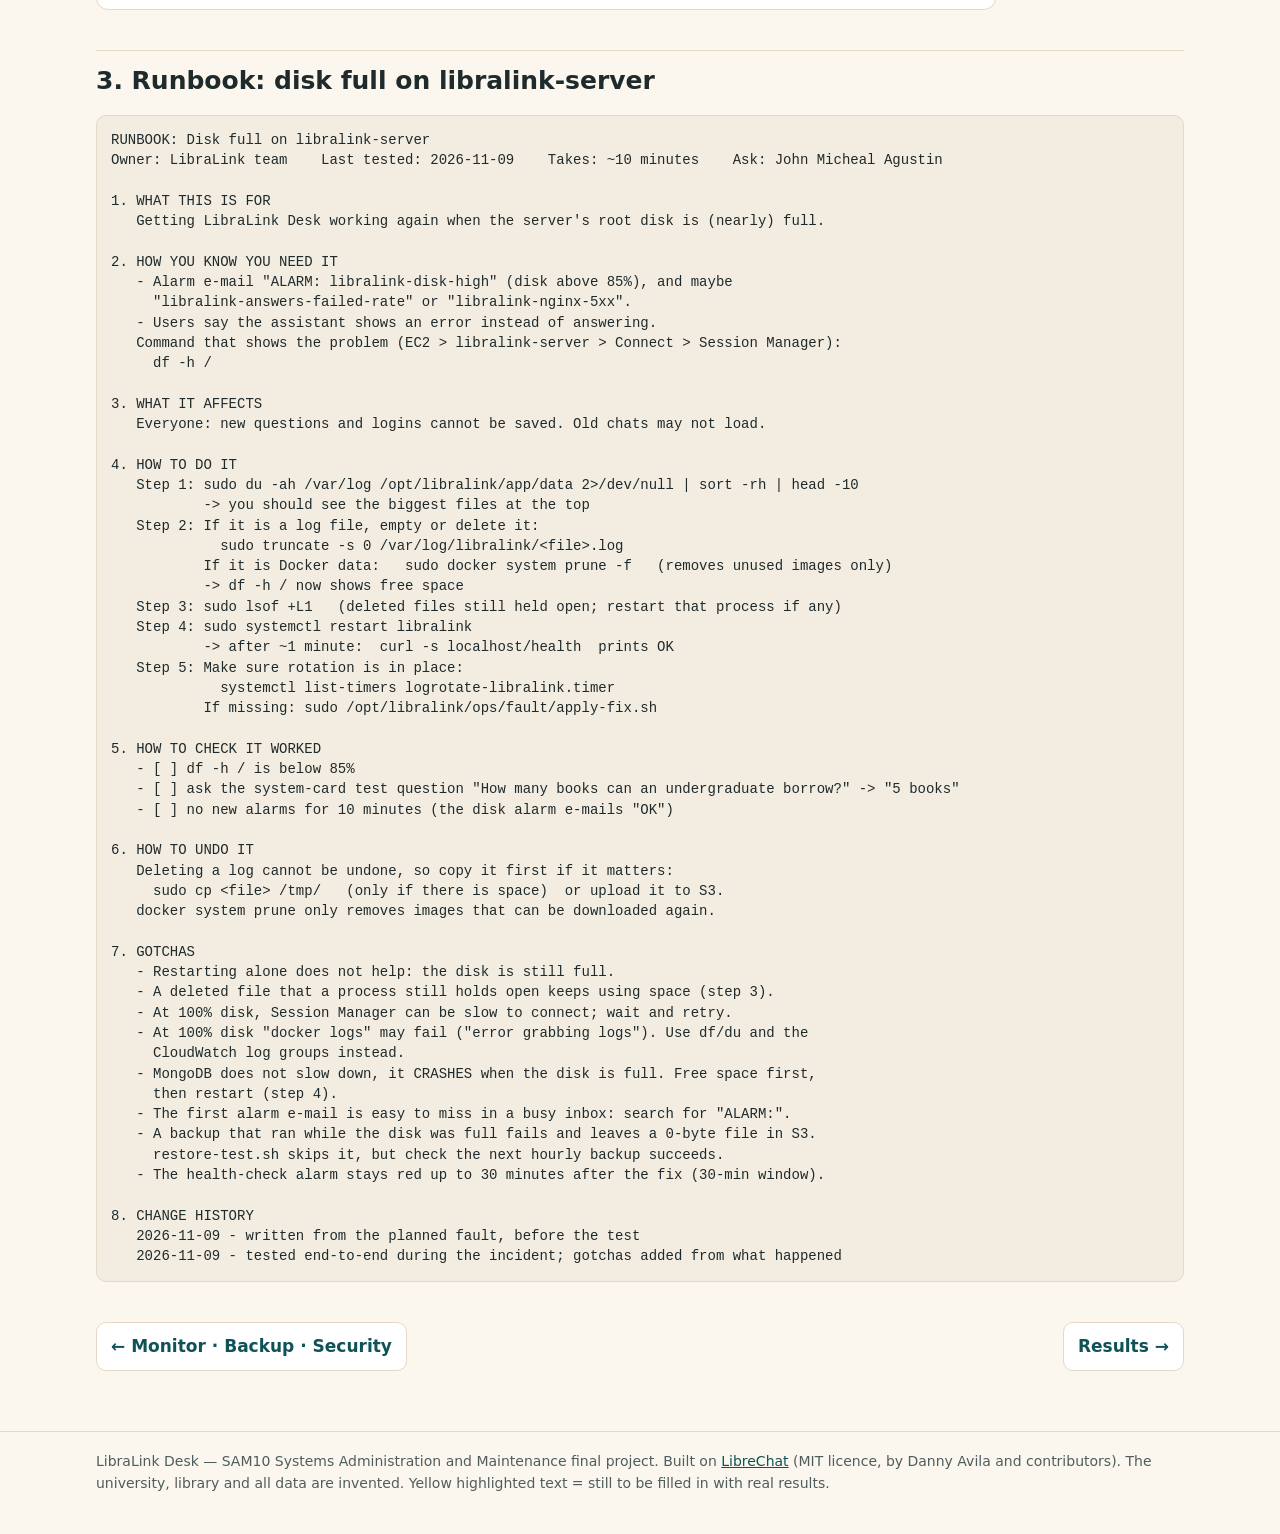
<file: docs/automation.html>
<!doctype html>
<html lang="en">
<head>
<meta charset="utf-8"><meta name="viewport" content="width=device-width,initial-scale=1">
<title>Automation and the incident · LibraLink Desk</title>
<link rel="icon" href="assets/favicon.png"><link rel="stylesheet" href="assets/site.css">
</head>
<body>
<main>
  <div class="page-head">
    <div class="kicker">WS-E · WS-F · Evidence E-14, E-15</div>
    <h1>Automation, and the incident</h1>
    <p class="lead">Two jobs that run without anyone touching them, and one real fault we caused, found, fixed and prevented.</p>
  </div>

  <h2 id="automation">1. Two automations (WS-E)</h2>
  <div class="grid">
    <div class="card">
      <h3>A. Hourly backup</h3>
      <p><b>What:</b> dumps the MongoDB database straight to S3, checks the file is not empty, and saves the list of Parameter Store settings. E-mails us if any step fails.</p>
      <p><b>How it runs:</b> systemd timer <code>libralink-backup.timer</code> on the server, at 5 minutes past every hour.</p>
      <p><b>Code:</b> <code>ops/backup.sh</code>, <code>ops/systemd/libralink-backup.*</code></p>
      <p><b>Watched by:</b> alarm <code>libralink-backup-missing</code>.</p>
    </div>
    <div class="card">
      <h3>B. Health check from outside</h3>
      <p><b>What:</b> a Lambda function opens the public HTTPS site like a user: <code>/health</code> must say OK and the home page must contain our theme. Publishes <code>HealthCheckOK</code> (1 or 0) and the response time.</p>
      <p><b>How it runs:</b> EventBridge rule <code>libralink-healthcheck-15min</code>, every 15 minutes.</p>
      <p><b>Code:</b> <code>ops/lambda/healthcheck.py</code>, deployed by <code>ops/aws/10-healthcheck.sh</code></p>
      <p><b>Watched by:</b> alarm <code>libralink-healthcheck-failed</code> (also fires if the function stops running).</p>
    </div>
  </div>
  <p>Also running unattended (not counted as one of the two): the request logger every minute, and — after the incident — log rotation every 15 minutes.</p>

  <h3>Proof they ran on their own</h3>
  <div class="table-wrap"><table>
    <tr><th>Automation</th><th>Unattended run 1</th><th>Unattended run 2</th><th>Run 3+</th></tr>
    <tr><td>Hourly backup</td><td>2026-11-09 16:05 PHT (08:05:04Z), 6,294 bytes, ok</td><td>2026-11-09 17:05 PHT (09:05:04Z), 14,231 bytes, ok</td><td>18:05, 19:05, 20:05 ok. 21:05 <b>failed</b> during the incident (disk full) and e-mailed us (<a href="operations.html#monitoring">E-08f</a>). <b>Total: 118 of 120 scheduled runs succeeded</b> (9 Nov 16:05 → 14 Nov 15:05 PHT); every run from 9 Nov 23:05 onwards was OK.</td></tr>
    <tr><td>Health check</td><td>2026-11-09 17:01 PHT (09:01:31Z), ok, 1.3 s</td><td>2026-11-09 17:16 PHT (09:16:32Z), ok, 1.6 s</td><td>17 of 17 ok from 17:01 to 21:01; 21:16 <b>failed</b> (HTTP 502, during the incident); 21:31 ok again. <b>Total: 472 of 473 scheduled runs OK</b> (9 Nov 17:01 → 14 Nov 15:01 PHT).</td></tr>
  </table></div>
  <figure class="ev"><img src="evidence/E-14-automation-runs.png" alt="Log lines of automation runs with timestamps">
    <div class="ev-missing">📷 Add <code>evidence/E-14-automation-runs.png</code>: CloudWatch Logs showing several <code>"job":"backup","result":"ok"</code> lines with timestamps, and several health-check lines with <code>"trigger":"schedule"</code> (or the E-14 section of <code>bash ops/aws/12-evidence.sh</code>).</div>
    <figcaption><b>E-14</b> Timestamped log lines from runs nobody started by hand.</figcaption></figure>
  <figure class="ev"><img src="evidence/E-14b-healthcheck-runs.png" alt="Health check runs every 15 minutes">
    <div class="ev-missing">📷 Add <code>evidence/E-14b-healthcheck-runs.png</code>.</div>
    <figcaption><b>E-14b</b> Health-check runs, every 15 minutes, all <code>"trigger": "schedule"</code> — including the one failure during the incident.</figcaption></figure>

  <h3>How to deploy them</h3>
  <p>Both are in the repository with the rest of the code. The backup is installed by the server's first-boot script (<code>ops/bootstrap-ec2.sh</code>); the health check by running <code>bash ops/aws/10-healthcheck.sh</code> in CloudShell. Full steps: <code>README.md</code> › "Deploying the automations".</p>

  <h2 id="incident">2. The incident: the disk filled up (WS-F)</h2>

  <h3>Timeline (9 November 2026)</h3>
  <div class="table-wrap"><table>
    <tr><th>When (PHT)</th><th>What happened</th></tr>
    <tr><td>20:53:46</td><td><b>Fault starts.</b> John ran <code>ops/fault/fill-disk.sh</code>, which writes one huge file into <code>/var/log/libralink/</code>, the log folder with no rotation — the same thing a runaway debug log would do. Disk 43% → 100%, 20 MB left.</td></tr>
    <tr><td>20:56</td><td>Surprise: <b>the app still answered</b> ("5 books"). Chat messages are only a few KB, so 20 MB was still room. A real runaway log keeps growing, so we let it.</td></tr>
    <tr><td><b>20:57:44</b></td><td><b>Alarm:</b> <code>libralink-disk-high</code> went to ALARM and e-mailed both of us (<a href="operations.html#monitoring">E-08c</a>).</td></tr>
    <tr><td>20:59:29</td><td>The log grew into the last 20 MB (60 KB left).</td></tr>
    <tr><td>20:59:48</td><td><b>MongoDB crashed</b> ("Segmentation fault" in its log). From now on users' new questions fail: the app shows <i>"Something went wrong. Here's the specific error message we encountered: 'An unknown error occurred.'"</i></td></tr>
    <tr><td>21:01:32</td><td>Alarm: <code>libralink-nginx-5xx</code> (server errors returned to users). This is the e-mail we noticed first.</td></tr>
    <tr><td>21:01</td><td>The outside health check still said <b>OK</b> — it does not test the database (see "What else we learned").</td></tr>
    <tr><td>21:03</td><td>Investigation started with Session Manager (commands below).</td></tr>
    <tr><td>21:05:06</td><td>Side effect: the hourly backup <b>failed</b> (the database was down) and e-mailed us (E-08f).</td></tr>
    <tr><td>21:16:38</td><td>The health check failed (HTTP 502); its alarm fired at 21:17:56.</td></tr>
    <tr><td>21:23:22</td><td><b>Fixed:</b> <code>apply-fix.sh</code> removed the file and restarted the app (the fix itself took 9 seconds); answers working again.</td></tr>
    <tr><td>21:23:28</td><td><b>Prevented:</b> log rotation and journal cap installed and verified with a 120 MB test log.</td></tr>
    <tr><td>21:24:44</td><td><code>libralink-disk-high</code> back to OK (e-mail E-08e).</td></tr>
    <tr><td>21:47:56</td><td><code>libralink-healthcheck-failed</code> back to OK, 30 minutes after it fired (its 30-minute window).</td></tr>
  </table></div>
  <p><b>Time to detect</b> (fault start → alarm): <b>4 minutes</b> (20:53:46 → 20:57:44), and the alarm came <b>2 minutes before users were affected</b>. <b>Time to fix</b> (alarm → working again): <b>26 minutes</b> (20:57:44 → 21:23:22); users could not ask questions for about 24 minutes (20:59:48 → 21:23:22). Most of the fix time was investigating, plus 4 minutes lost because we did not spot the first alarm e-mail. Times come from <code>/var/log/libralink/incident-timeline.txt</code>, the CloudWatch alarm history and the container logs.</p>
  <figure class="ev"><img src="evidence/E-15c-still-working.png" alt="App still answering at 20 MB free">
    <div class="ev-missing">📷 Add <code>evidence/E-15c-still-working.png</code>.</div>
    <figcaption><b>E-15c</b> 20:56 — disk at 100% but 20 MB free: still answering.</figcaption></figure>
  <figure class="ev"><img src="evidence/E-15c-user-error.png" alt="Error shown to the user">
    <div class="ev-missing">📷 Add <code>evidence/E-15c-user-error.png</code>.</div>
    <figcaption><b>E-15c</b> ~21:00 — after the last 20 MB filled: what a user saw.</figcaption></figure>
  <figure class="ev"><img src="evidence/E-15d-alarm-history.png" alt="Alarm history and disk metric">
    <div class="ev-missing">📷 Add <code>evidence/E-15d-alarm-history.png</code>.</div>
    <figcaption><b>E-15d</b> CloudWatch: the disk metric jumped from 42.7% to 99.9% at 20:54 and the alarm changed to ALARM at 20:57:44.</figcaption></figure>

  <h3>Investigation</h3>
  <figure class="ev"><img src="evidence/E-15-investigation-1.png" alt="df and du during the incident">
    <div class="ev-missing">📷 Add <code>evidence/E-15-investigation-1.png</code>.</div>
    <figcaption><b>E-15</b> <code>df</code>: 100%, 20 KB free. <code>du</code>: <code>/var/log/libralink/debug-trace.log</code> is 12 GB.</figcaption></figure>
  <figure class="ev"><img src="evidence/E-15-investigation-2.png" alt="MongoDB crash log and logrotate folder">
    <div class="ev-missing">📷 Add <code>evidence/E-15-investigation-2.png</code>.</div>
    <figcaption><b>E-15</b> MongoDB's log: "Got signal: 11 (Segmentation fault)" at 12:59:48 UTC (20:59:48 PHT). <code>docker logs LibreChat</code> could not even be read. <code>/etc/logrotate.d/</code> has no rule for <code>libralink</code>.</figcaption></figure>
  <pre>df -h /                                  # root disk 100% used
sudo du -ah /var/log | sort -rh | head   # the biggest file: /var/log/libralink/debug-trace.log
docker logs chat-mongodb --tail 20       # database errors while the disk is full
docker logs LibreChat --tail 20          # app errors when saving messages
ls /etc/logrotate.d/                     # no rule for /var/log/libralink</pre>

  <h3>Root cause</h3>
  <p>The disk filled because a log file in <code>/var/log/libralink/</code> had <b>no size limit and no rotation</b>, so it grew to 12 GB until the 20 GB disk was full; with no free space MongoDB crashed (20:59:48), so saving new messages failed and users got errors instead of answers. Restarting would not have helped — the full disk would still be full. (We created the oversized file ourselves to simulate a runaway log, as the brief allows.)</p>

  <h3>The change that stops it happening again</h3>
  <ul>
    <li><b>Log rotation</b> (<code>ops/fault/logrotate-libralink</code>): any log in <code>/var/log/libralink</code> over 50 MB is rotated and compressed; only 5 old copies are kept. A systemd timer checks every 15 minutes.</li>
    <li><b>Journal cap</b>: the system journal may use at most 200 MB.</li>
    <li><b>Earlier warning</b>: the disk alarm checks every minute at 85%, so we hear about it well before 100%.</li>
  </ul>
  <p><b>Evidence the change worked:</b> <code>ops/fault/verify-fix.sh</code> wrote a 120 MB log on purpose; the rotation cut it back and compressed it (120 MB → 0 bytes, plus a 418 KB compressed copy; the whole folder was 668 KB afterwards), and the disk alarm stayed OK.</p>
  <figure class="ev"><img src="evidence/E-15b-prevention.png" alt="verify-fix output showing rotation">
    <div class="ev-missing">📷 Add <code>evidence/E-15b-prevention.png</code>: output of <code>sudo /opt/libralink/ops/fault/verify-fix.sh</code> (sizes before and after, and the timer listing), plus the disk graph on the dashboard showing the spike and the return to normal.</div>
    <figcaption><b>E-15b</b> The prevention measure tested (21:23:28), the timer that runs it every 15 minutes, and the full incident timeline.</figcaption></figure>
  <figure class="ev"><img src="evidence/E-15e-working-again.png" alt="App answering again after the fix">
    <div class="ev-missing">📷 Add <code>evidence/E-15e-working-again.png</code>.</div>
    <figcaption><b>E-15e</b> After the fix: "5 books" again.</figcaption></figure>
  <figure class="ev"><img src="evidence/E-08g-healthcheck-ok-email.png" alt="Health check alarm back to OK">
    <div class="ev-missing">📷 Add <code>evidence/E-08g-healthcheck-ok-email.png</code>.</div>
    <figcaption><b>E-08g</b> 21:47 — "OK: libralink-healthcheck-failed": the outside check agrees the site is healthy again.</figcaption></figure>

  <h3>What else the incident taught us</h3>
  <ul>
    <li><b>The outside health check is too shallow.</b> At 21:01 it said OK while users were getting errors, because <code>/health</code> only asks "is LibreChat running?", not "can it reach the database?". It only failed at 21:16, when the app itself gave up. Next step: check a page that needs the database.</li>
    <li><b>A failed backup left an empty file in S3</b>, and the restore script would have picked it as "the newest backup". Fixed: <code>restore-test.sh</code> now skips files under 100 bytes (details on <a href="operations.html#backup">Operations</a>).</li>
    <li><b>The disk alarm was the earliest warning</b> — 2 minutes before any user was affected — but only if someone reads it. We missed it for 4 minutes in a busy inbox.</li>
    <li><b>At 100% with 20 MB left, nothing visibly broke.</b> The danger is the last few megabytes, which is why the alarm is at 85%, not 100%.</li>
  </ul>

  <h2 id="incident2">A second, smaller incident we caused ourselves</h2>
  <p>At about 22:00 we updated the server with a plain <code>git pull</code> to install the restore fix. Our repository is edited on Windows, which does not keep Linux's "executable" mark on files, so the pull replaced <code>ops/backup.sh</code> <b>without</b> it. At 22:05 systemd could not start the backup at all: <i>"Failed to locate executable /opt/libralink/ops/backup.sh: Permission denied"</i>.</p>
  <ul>
    <li><b>Why no e-mail came:</b> the "backup FAILED" e-mail is sent by the backup script itself. The script never started, so it could not report anything. We found it at 22:09 because we checked the log by hand.</li>
    <li><b>What would have caught it:</b> the outside alarm <code>libralink-backup-missing</code> (no good backup in 2 hours) — this is exactly why a job should be watched from outside, not only by itself.</li>
    <li><b>Fix:</b> made the scripts runnable again and ran a backup by hand at 22:12 (ok, 30,878 bytes).</li>
    <li><b>Prevention:</b> the systemd services now start the scripts with <code>/bin/bash</code>, so the mark no longer matters, and the server is only updated with <code>sudo bash ops/update-server.sh</code>, which pulls, restores the marks and reinstalls the services. We ran it twice to check it is safe to repeat.</li>
  </ul>
  <figure class="ev"><img src="evidence/E-14c-backup-permission-fix.png" alt="Permission denied, then the fix and a successful backup">
    <div class="ev-missing">📷 Add <code>evidence/E-14c-backup-permission-fix.png</code>.</div>
    <figcaption><b>E-14c</b> The 22:05 backup failing with "Permission denied", the fix, and the 22:12 backup succeeding.</figcaption></figure>

  <h2 id="runbook">3. Runbook: disk full on libralink-server</h2>
  <pre>RUNBOOK: Disk full on libralink-server
Owner: LibraLink team    Last tested: 2026-11-09    Takes: ~10 minutes    Ask: John Micheal Agustin

1. WHAT THIS IS FOR
   Getting LibraLink Desk working again when the server's root disk is (nearly) full.

2. HOW YOU KNOW YOU NEED IT
   - Alarm e-mail "ALARM: libralink-disk-high" (disk above 85%), and maybe
     "libralink-answers-failed-rate" or "libralink-nginx-5xx".
   - Users say the assistant shows an error instead of answering.
   Command that shows the problem (EC2 > libralink-server > Connect > Session Manager):
     df -h /

3. WHAT IT AFFECTS
   Everyone: new questions and logins cannot be saved. Old chats may not load.

4. HOW TO DO IT
   Step 1: sudo du -ah /var/log /opt/libralink/app/data 2>/dev/null | sort -rh | head -10
           -> you should see the biggest files at the top
   Step 2: If it is a log file, empty or delete it:
             sudo truncate -s 0 /var/log/libralink/&lt;file&gt;.log
           If it is Docker data:   sudo docker system prune -f   (removes unused images only)
           -> df -h / now shows free space
   Step 3: sudo lsof +L1   (deleted files still held open; restart that process if any)
   Step 4: sudo systemctl restart libralink
           -> after ~1 minute:  curl -s localhost/health  prints OK
   Step 5: Make sure rotation is in place:
             systemctl list-timers logrotate-libralink.timer
           If missing: sudo /opt/libralink/ops/fault/apply-fix.sh

5. HOW TO CHECK IT WORKED
   - [ ] df -h / is below 85%
   - [ ] ask the system-card test question "How many books can an undergraduate borrow?" -> "5 books"
   - [ ] no new alarms for 10 minutes (the disk alarm e-mails "OK")

6. HOW TO UNDO IT
   Deleting a log cannot be undone, so copy it first if it matters:
     sudo cp &lt;file&gt; /tmp/   (only if there is space)  or upload it to S3.
   docker system prune only removes images that can be downloaded again.

7. GOTCHAS
   - Restarting alone does not help: the disk is still full.
   - A deleted file that a process still holds open keeps using space (step 3).
   - At 100% disk, Session Manager can be slow to connect; wait and retry.
   - At 100% disk "docker logs" may fail ("error grabbing logs"). Use df/du and the
     CloudWatch log groups instead.
   - MongoDB does not slow down, it CRASHES when the disk is full. Free space first,
     then restart (step 4).
   - The first alarm e-mail is easy to miss in a busy inbox: search for "ALARM:".
   - A backup that ran while the disk was full fails and leaves a 0-byte file in S3.
     restore-test.sh skips it, but check the next hourly backup succeeds.
   - The health-check alarm stays red up to 30 minutes after the fix (30-min window).

8. CHANGE HISTORY
   2026-11-09 - written from the planned fault, before the test
   2026-11-09 - tested end-to-end during the incident; gotchas added from what happened</pre>
</main>
<script src="assets/site.js"></script>
</body>
</html>
</file>
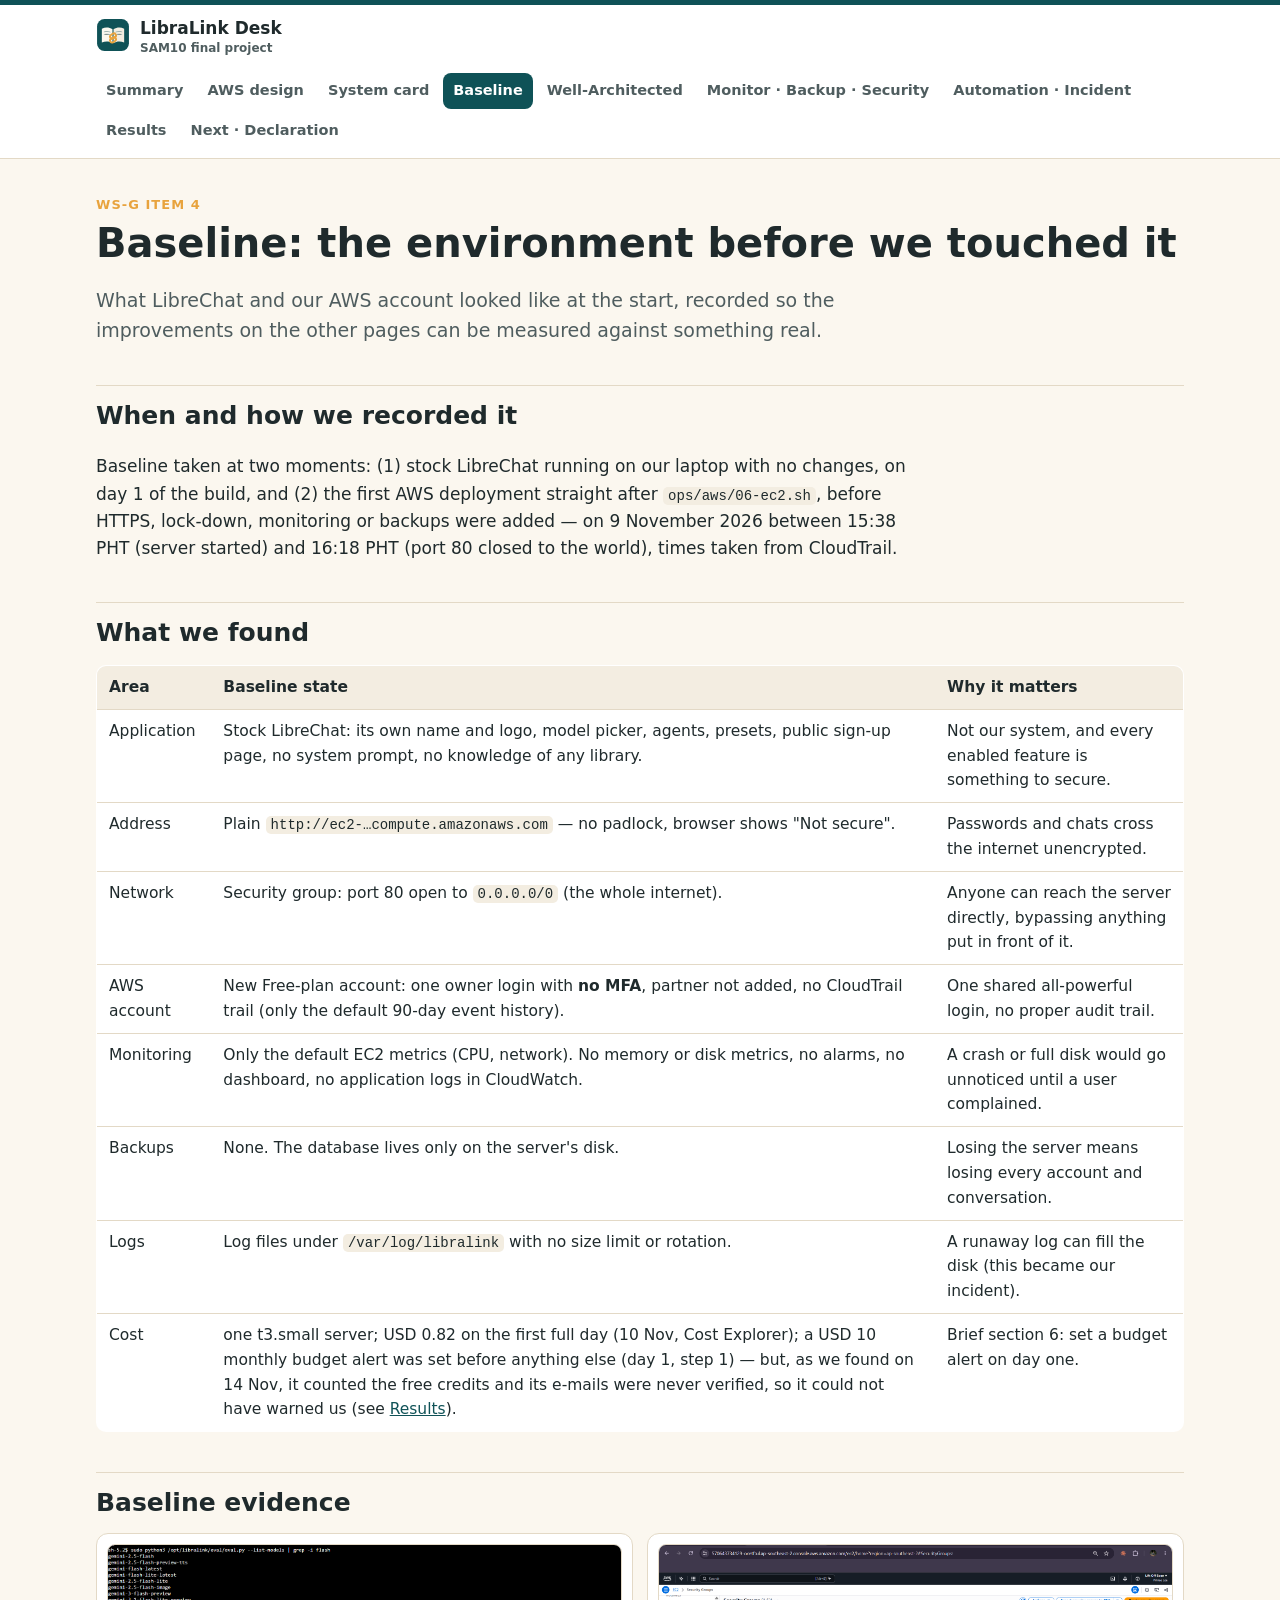
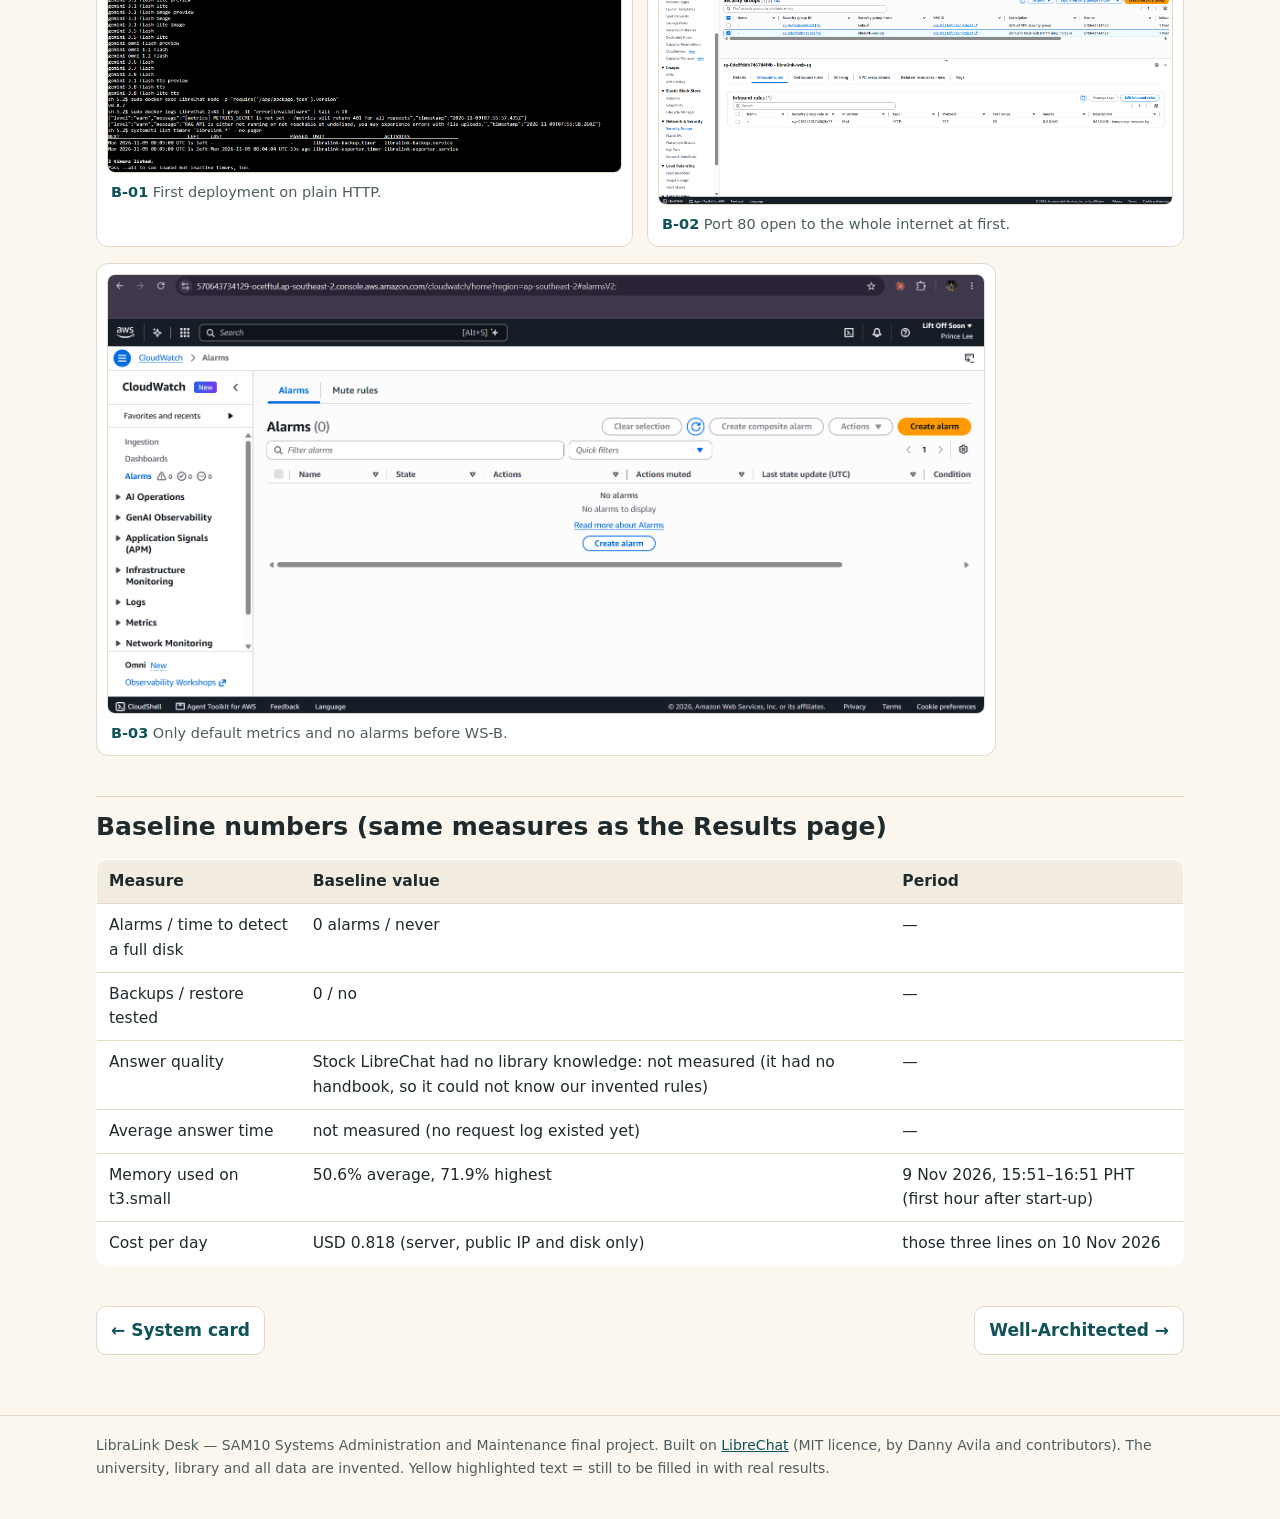
<file: docs/baseline.html>
<!doctype html>
<html lang="en">
<head>
<meta charset="utf-8"><meta name="viewport" content="width=device-width,initial-scale=1">
<title>Baseline · LibraLink Desk</title>
<link rel="icon" href="assets/favicon.png"><link rel="stylesheet" href="assets/site.css">
</head>
<body>
<main>
  <div class="page-head">
    <div class="kicker">WS-G item 4</div>
    <h1>Baseline: the environment before we touched it</h1>
    <p class="lead">What LibreChat and our AWS account looked like at the start, recorded so the improvements on the other pages can be measured against something real.</p>
  </div>

  <h2>When and how we recorded it</h2>
  <p>Baseline taken at two moments: (1) stock LibreChat running on our laptop with no changes, on day 1 of the build, and (2) the first AWS deployment straight after <code>ops/aws/06-ec2.sh</code>, before HTTPS, lock-down, monitoring or backups were added — on 9 November 2026 between 15:38 PHT (server started) and 16:18 PHT (port 80 closed to the world), times taken from CloudTrail.</p>

  <h2>What we found</h2>
  <div class="table-wrap"><table>
    <tr><th>Area</th><th>Baseline state</th><th>Why it matters</th></tr>
    <tr><td>Application</td><td>Stock LibreChat: its own name and logo, model picker, agents, presets, public sign-up page, no system prompt, no knowledge of any library.</td><td>Not our system, and every enabled feature is something to secure.</td></tr>
    <tr><td>Address</td><td>Plain <code>http://ec2-…compute.amazonaws.com</code> — no padlock, browser shows "Not secure".</td><td>Passwords and chats cross the internet unencrypted.</td></tr>
    <tr><td>Network</td><td>Security group: port 80 open to <code>0.0.0.0/0</code> (the whole internet).</td><td>Anyone can reach the server directly, bypassing anything put in front of it.</td></tr>
    <tr><td>AWS account</td><td>New Free-plan account: one owner login with <b>no MFA</b>, partner not added, no CloudTrail trail (only the default 90-day event history).</td><td>One shared all-powerful login, no proper audit trail.</td></tr>
    <tr><td>Monitoring</td><td>Only the default EC2 metrics (CPU, network). No memory or disk metrics, no alarms, no dashboard, no application logs in CloudWatch.</td><td>A crash or full disk would go unnoticed until a user complained.</td></tr>
    <tr><td>Backups</td><td>None. The database lives only on the server's disk.</td><td>Losing the server means losing every account and conversation.</td></tr>
    <tr><td>Logs</td><td>Log files under <code>/var/log/libralink</code> with no size limit or rotation.</td><td>A runaway log can fill the disk (this became our incident).</td></tr>
    <tr><td>Cost</td><td>one t3.small server; USD 0.82 on the first full day (10 Nov, Cost Explorer); a USD 10 monthly budget alert was set before anything else (day 1, step 1) — but, as we found on 14 Nov, it counted the free credits and its e-mails were never verified, so it could not have warned us (see <a href="results.html">Results</a>).</td><td>Brief section 6: set a budget alert on day one.</td></tr>
  </table></div>

  <h2>Baseline evidence</h2>
  <div class="pair">
    <figure class="ev"><img src="evidence/B-01-http-not-secure.png" alt="Browser showing Not secure on plain HTTP">
      <div class="ev-missing">📷 Add <code>evidence/B-01-http-not-secure.png</code>: the app opened at http://ec2-… with the browser's "Not secure" label visible.</div>
      <figcaption><b>B-01</b> First deployment on plain HTTP.</figcaption></figure>
    <figure class="ev"><img src="evidence/B-02-sg-open.png" alt="Security group with port 80 open to 0.0.0.0/0">
      <div class="ev-missing">📷 Add <code>evidence/B-02-sg-open.png</code>: EC2 › Security groups › libralink-web-sg › Inbound rules, showing 80 from 0.0.0.0/0.</div>
      <figcaption><b>B-02</b> Port 80 open to the whole internet at first.</figcaption></figure>
  </div>
  <figure class="ev"><img src="evidence/B-03-baseline-metrics.png" alt="Default EC2 monitoring tab with no alarms">
    <div class="ev-missing">📷 Add <code>evidence/B-03-baseline-metrics.png</code>: EC2 › Instances › libralink-server › Monitoring tab (and/or CloudWatch › Alarms showing zero alarms).</div>
    <figcaption><b>B-03</b> Only default metrics and no alarms before WS-B.</figcaption></figure>

  <h2>Baseline numbers (same measures as the Results page)</h2>
  <div class="table-wrap"><table>
    <tr><th>Measure</th><th>Baseline value</th><th>Period</th></tr>
    <tr><td>Alarms / time to detect a full disk</td><td>0 alarms / never</td><td>—</td></tr>
    <tr><td>Backups / restore tested</td><td>0 / no</td><td>—</td></tr>
    <tr><td>Answer quality</td><td>Stock LibreChat had no library knowledge: not measured (it had no handbook, so it could not know our invented rules)</td><td>—</td></tr>
    <tr><td>Average answer time</td><td>not measured (no request log existed yet)</td><td>—</td></tr>
    <tr><td>Memory used on t3.small</td><td>50.6% average, 71.9% highest</td><td>9 Nov 2026, 15:51–16:51 PHT (first hour after start-up)</td></tr>
    <tr><td>Cost per day</td><td>USD 0.818 (server, public IP and disk only)</td><td>those three lines on 10 Nov 2026</td></tr>
  </table></div>
</main>
<script src="assets/site.js"></script>
</body>
</html>
</file>
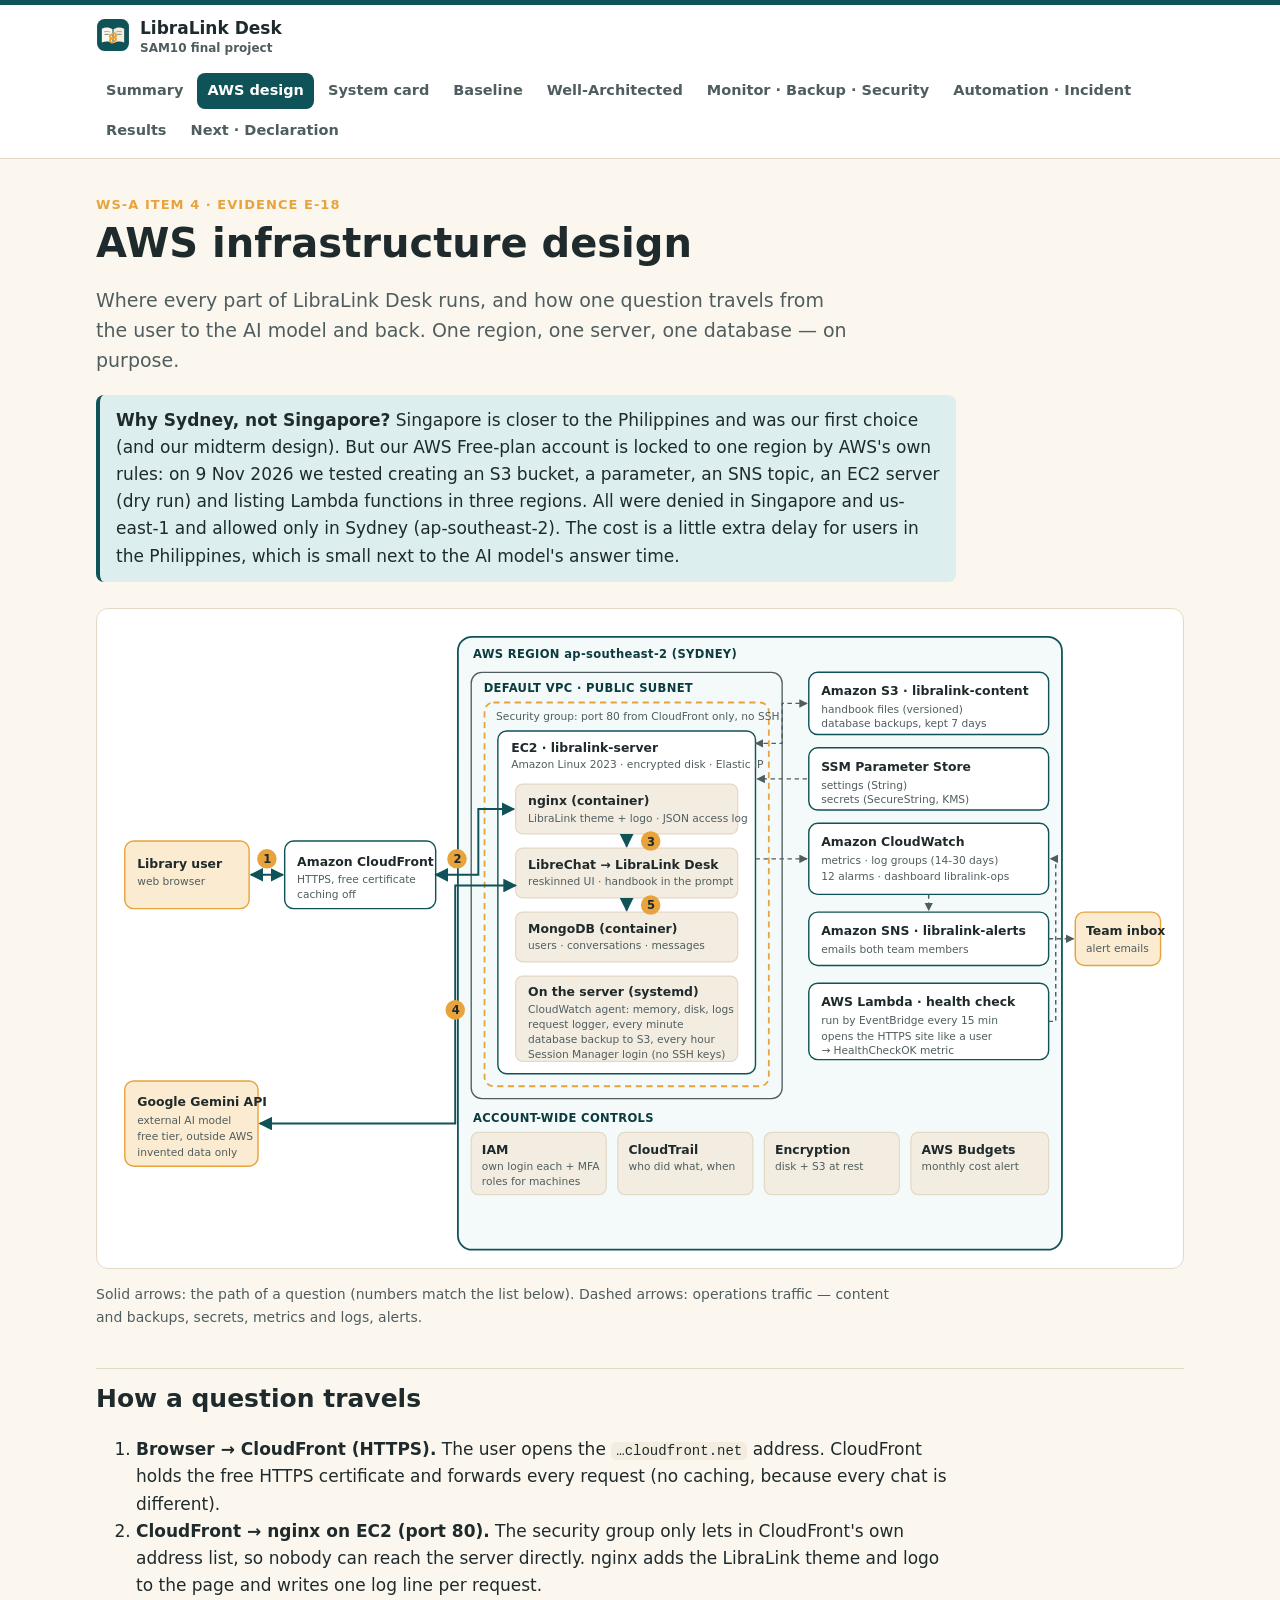
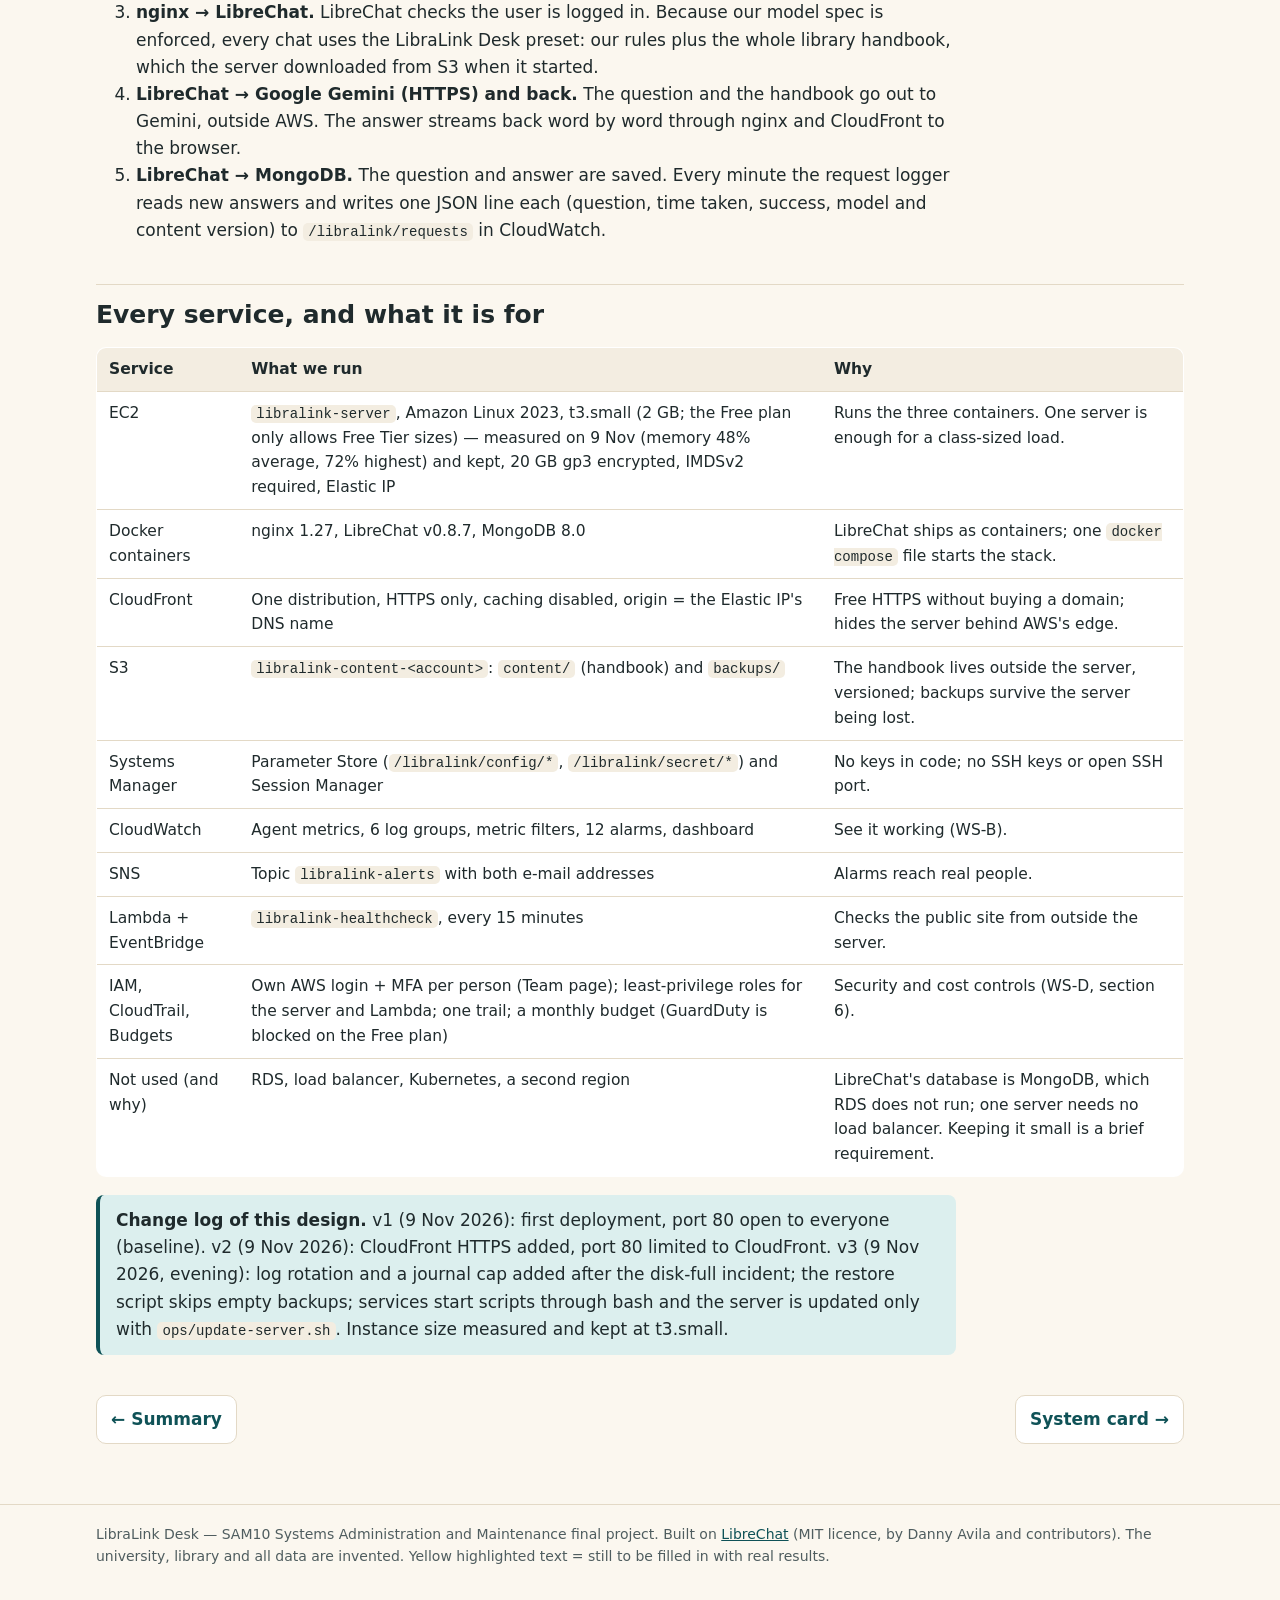
<file: docs/infrastructure.html>
<!doctype html>
<html lang="en">
<head>
<meta charset="utf-8"><meta name="viewport" content="width=device-width,initial-scale=1">
<title>AWS infrastructure design · LibraLink Desk</title>
<link rel="icon" href="assets/favicon.png"><link rel="stylesheet" href="assets/site.css">
</head>
<body>
<main>
  <div class="page-head">
    <div class="kicker">WS-A item 4 · Evidence E-18</div>
    <h1>AWS infrastructure design</h1>
    <p class="lead">Where every part of LibraLink Desk runs, and how one question travels from the user to the AI model and back. One region, one server, one database — on purpose.</p>
  <div class="note"><b>Why Sydney, not Singapore?</b> Singapore is closer to the Philippines and was our first choice (and our midterm design). But our AWS Free-plan account is locked to one region by AWS's own rules: on 9 Nov 2026 we tested creating an S3 bucket, a parameter, an SNS topic, an EC2 server (dry run) and listing Lambda functions in three regions. All were denied in Singapore and us-east-1 and allowed only in Sydney (ap-southeast-2). The cost is a little extra delay for users in the Philippines, which is small next to the AI model's answer time.</div>
  </div>

  <div class="diagram" role="img" aria-label="Architecture diagram of LibraLink Desk on AWS">
  <svg viewBox="0 0 1200 720" xmlns="http://www.w3.org/2000/svg">
    <defs>
      <marker id="arr" viewBox="0 0 10 10" refX="9" refY="5" markerWidth="7" markerHeight="7" orient="auto-start-reverse"><path d="M0 0 L10 5 L0 10 z" style="fill: var(--teal)"/></marker>
      <marker id="arr2" viewBox="0 0 10 10" refX="9" refY="5" markerWidth="6" markerHeight="6" orient="auto-start-reverse"><path d="M0 0 L10 5 L0 10 z" style="fill: var(--ink-soft)"/></marker>
    </defs>

    <!-- outside AWS -->
    <rect class="d-ext" x="20" y="250" width="140" height="76" rx="10"/>
    <text class="d-t" x="34" y="280">Library user</text>
    <text class="d-s" x="34" y="300">web browser</text>

    <rect class="d-ext" x="20" y="520" width="150" height="96" rx="10"/>
    <text class="d-t" x="34" y="548">Google Gemini API</text>
    <text class="d-s" x="34" y="568">external AI model</text>
    <text class="d-s" x="34" y="586">free tier, outside AWS</text>
    <text class="d-s" x="34" y="604">invented data only</text>

    <rect class="d-box" x="200" y="250" width="170" height="76" rx="10"/>
    <text class="d-t" x="214" y="278">Amazon CloudFront</text>
    <text class="d-s" x="214" y="297">HTTPS, free certificate</text>
    <text class="d-s" x="214" y="314">caching off</text>

    <!-- region -->
    <rect class="d-region" x="395" y="20" width="680" height="690" rx="16"/>
    <text class="d-frame-t" x="412" y="44">AWS REGION ap-southeast-2 (SYDNEY)</text>

    <rect class="d-frame" x="410" y="60" width="350" height="480" rx="12"/>
    <text class="d-frame-t" x="424" y="82">DEFAULT VPC · PUBLIC SUBNET</text>
    <rect class="d-sg" x="425" y="94" width="320" height="432" rx="10"/>
    <text class="d-s" x="438" y="114">Security group: port 80 from CloudFront only, no SSH</text>

    <rect class="d-box" x="440" y="126" width="290" height="386" rx="10"/>
    <text class="d-t" x="455" y="150">EC2 · libralink-server</text>
    <text class="d-s" x="455" y="168">Amazon Linux 2023 · encrypted disk · Elastic IP</text>

    <rect class="d-box-alt" x="460" y="186" width="250" height="56" rx="8"/>
    <text class="d-t" x="474" y="209">nginx (container)</text>
    <text class="d-s" x="474" y="228">LibraLink theme + logo · JSON access log</text>

    <rect class="d-box-alt" x="460" y="258" width="250" height="56" rx="8"/>
    <text class="d-t" x="474" y="281">LibreChat → LibraLink Desk</text>
    <text class="d-s" x="474" y="300">reskinned UI · handbook in the prompt</text>

    <rect class="d-box-alt" x="460" y="330" width="250" height="56" rx="8"/>
    <text class="d-t" x="474" y="353">MongoDB (container)</text>
    <text class="d-s" x="474" y="372">users · conversations · messages</text>

    <rect class="d-box-alt" x="460" y="402" width="250" height="96" rx="8"/>
    <text class="d-t" x="474" y="424">On the server (systemd)</text>
    <text class="d-s" x="474" y="443">CloudWatch agent: memory, disk, logs</text>
    <text class="d-s" x="474" y="460">request logger, every minute</text>
    <text class="d-s" x="474" y="477">database backup to S3, every hour</text>
    <text class="d-s" x="474" y="494">Session Manager login (no SSH keys)</text>

    <!-- regional services -->
    <rect class="d-box" x="790" y="60" width="270" height="70" rx="10"/>
    <text class="d-t" x="804" y="86">Amazon S3 · libralink-content</text>
    <text class="d-s" x="804" y="106">handbook files (versioned)</text>
    <text class="d-s" x="804" y="122">database backups, kept 7 days</text>

    <rect class="d-box" x="790" y="145" width="270" height="70" rx="10"/>
    <text class="d-t" x="804" y="171">SSM Parameter Store</text>
    <text class="d-s" x="804" y="191">settings (String)</text>
    <text class="d-s" x="804" y="207">secrets (SecureString, KMS)</text>

    <rect class="d-box" x="790" y="230" width="270" height="80" rx="10"/>
    <text class="d-t" x="804" y="256">Amazon CloudWatch</text>
    <text class="d-s" x="804" y="276">metrics · log groups (14-30 days)</text>
    <text class="d-s" x="804" y="294">12 alarms · dashboard libralink-ops</text>

    <rect class="d-box" x="790" y="330" width="270" height="60" rx="10"/>
    <text class="d-t" x="804" y="356">Amazon SNS · libralink-alerts</text>
    <text class="d-s" x="804" y="376">emails both team members</text>

    <rect class="d-box" x="790" y="410" width="270" height="86" rx="10"/>
    <text class="d-t" x="804" y="436">AWS Lambda · health check</text>
    <text class="d-s" x="804" y="456">run by EventBridge every 15 min</text>
    <text class="d-s" x="804" y="474">opens the HTTPS site like a user</text>
    <text class="d-s" x="804" y="490">→ HealthCheckOK metric</text>

    <rect class="d-ext" x="1090" y="330" width="96" height="60" rx="10"/>
    <text class="d-t" x="1102" y="356">Team inbox</text>
    <text class="d-s" x="1102" y="375">alert emails</text>

    <!-- account-wide -->
    <text class="d-frame-t" x="412" y="566">ACCOUNT-WIDE CONTROLS</text>
    <rect class="d-box-alt" x="410" y="578" width="152" height="70" rx="8"/>
    <text class="d-t" x="422" y="602">IAM</text>
    <text class="d-s" x="422" y="620">own login each + MFA</text>
    <text class="d-s" x="422" y="637">roles for machines</text>
    <rect class="d-box-alt" x="575" y="578" width="152" height="70" rx="8"/>
    <text class="d-t" x="587" y="602">CloudTrail</text>
    <text class="d-s" x="587" y="620">who did what, when</text>
    <rect class="d-box-alt" x="740" y="578" width="152" height="70" rx="8"/>
    <text class="d-t" x="752" y="602">Encryption</text>
    <text class="d-s" x="752" y="620">disk + S3 at rest</text>
    <rect class="d-box-alt" x="905" y="578" width="155" height="70" rx="8"/>
    <text class="d-t" x="917" y="602">AWS Budgets</text>
    <text class="d-s" x="917" y="620">monthly cost alert</text>

    <!-- the question path -->
    <path class="d-arrow" d="M162 288 L198 288" style="marker-start: url(#arr)"/>
    <path class="d-arrow" d="M370 288 L418 288 L418 214 L458 214" style="marker-start: url(#arr)"/>
    <path class="d-arrow" d="M585 243 L585 256"/>
    <path class="d-arrow" d="M460 300 L392 300 L392 568 L172 568" style="marker-start: url(#arr)"/>
    <path class="d-arrow" d="M585 315 L585 328"/>

    <g><circle class="d-num" cx="180" cy="270" r="11"/><text class="d-num-t" x="176" y="275">1</text></g>
    <g><circle class="d-num" cx="394" cy="270" r="11"/><text class="d-num-t" x="390" y="275">2</text></g>
    <g><circle class="d-num" cx="612" cy="250" r="11"/><text class="d-num-t" x="608" y="255">3</text></g>
    <g><circle class="d-num" cx="392" cy="440" r="11"/><text class="d-num-t" x="388" y="445">4</text></g>
    <g><circle class="d-num" cx="612" cy="322" r="11"/><text class="d-num-t" x="608" y="327">5</text></g>

    <!-- operations paths (dashed) -->
    <path class="d-arrow-ops" d="M730 140 L760 140 L760 95 L788 95" style="marker-start: url(#arr2)"/>
    <path class="d-arrow-ops" d="M788 180 L732 180"/>
    <path class="d-arrow-ops" d="M730 270 L788 270"/>
    <path class="d-arrow-ops" d="M925 310 L925 328"/>
    <path class="d-arrow-ops" d="M1060 453 L1068 453 L1068 270 L1062 270"/>
    <path class="d-arrow-ops" d="M1060 360 L1088 360"/>
  </svg>
  </div>
  <p class="stat-label">Solid arrows: the path of a question (numbers match the list below). Dashed arrows: operations traffic — content and backups, secrets, metrics and logs, alerts.</p>

  <h2>How a question travels</h2>
  <ol>
    <li><b>Browser → CloudFront (HTTPS).</b> The user opens the <code>…cloudfront.net</code> address. CloudFront holds the free HTTPS certificate and forwards every request (no caching, because every chat is different).</li>
    <li><b>CloudFront → nginx on EC2 (port 80).</b> The security group only lets in CloudFront's own address list, so nobody can reach the server directly. nginx adds the LibraLink theme and logo to the page and writes one log line per request.</li>
    <li><b>nginx → LibreChat.</b> LibreChat checks the user is logged in. Because our model spec is enforced, every chat uses the LibraLink Desk preset: our rules plus the whole library handbook, which the server downloaded from S3 when it started.</li>
    <li><b>LibreChat → Google Gemini (HTTPS) and back.</b> The question and the handbook go out to Gemini, outside AWS. The answer streams back word by word through nginx and CloudFront to the browser.</li>
    <li><b>LibreChat → MongoDB.</b> The question and answer are saved. Every minute the request logger reads new answers and writes one JSON line each (question, time taken, success, model and content version) to <code>/libralink/requests</code> in CloudWatch.</li>
  </ol>

  <h2>Every service, and what it is for</h2>
  <div class="table-wrap"><table>
    <tr><th>Service</th><th>What we run</th><th>Why</th></tr>
    <tr><td>EC2</td><td><code>libralink-server</code>, Amazon Linux 2023, t3.small (2 GB; the Free plan only allows Free Tier sizes) — measured on 9 Nov (memory 48% average, 72% highest) and kept, 20 GB gp3 encrypted, IMDSv2 required, Elastic IP</td><td>Runs the three containers. One server is enough for a class-sized load.</td></tr>
    <tr><td>Docker containers</td><td>nginx 1.27, LibreChat v0.8.7, MongoDB 8.0</td><td>LibreChat ships as containers; one <code>docker compose</code> file starts the stack.</td></tr>
    <tr><td>CloudFront</td><td>One distribution, HTTPS only, caching disabled, origin = the Elastic IP's DNS name</td><td>Free HTTPS without buying a domain; hides the server behind AWS's edge.</td></tr>
    <tr><td>S3</td><td><code>libralink-content-&lt;account&gt;</code>: <code>content/</code> (handbook) and <code>backups/</code></td><td>The handbook lives outside the server, versioned; backups survive the server being lost.</td></tr>
    <tr><td>Systems Manager</td><td>Parameter Store (<code>/libralink/config/*</code>, <code>/libralink/secret/*</code>) and Session Manager</td><td>No keys in code; no SSH keys or open SSH port.</td></tr>
    <tr><td>CloudWatch</td><td>Agent metrics, 6 log groups, metric filters, 12 alarms, dashboard</td><td>See it working (WS-B).</td></tr>
    <tr><td>SNS</td><td>Topic <code>libralink-alerts</code> with both e-mail addresses</td><td>Alarms reach real people.</td></tr>
    <tr><td>Lambda + EventBridge</td><td><code>libralink-healthcheck</code>, every 15 minutes</td><td>Checks the public site from outside the server.</td></tr>
    <tr><td>IAM, CloudTrail, Budgets</td><td>Own AWS login + MFA per person (Team page); least-privilege roles for the server and Lambda; one trail; a monthly budget (GuardDuty is blocked on the Free plan)</td><td>Security and cost controls (WS-D, section 6).</td></tr>
    <tr><td>Not used (and why)</td><td>RDS, load balancer, Kubernetes, a second region</td><td>LibreChat's database is MongoDB, which RDS does not run; one server needs no load balancer. Keeping it small is a brief requirement.</td></tr>
  </table></div>

  <div class="note"><b>Change log of this design.</b> v1 (9 Nov 2026): first deployment, port 80 open to everyone (baseline). v2 (9 Nov 2026): CloudFront HTTPS added, port 80 limited to CloudFront. v3 (9 Nov 2026, evening): log rotation and a journal cap added after the disk-full incident; the restore script skips empty backups; services start scripts through bash and the server is updated only with <code>ops/update-server.sh</code>. Instance size measured and kept at t3.small.</div>
</main>
<script src="assets/site.js"></script>
</body>
</html>
</file>
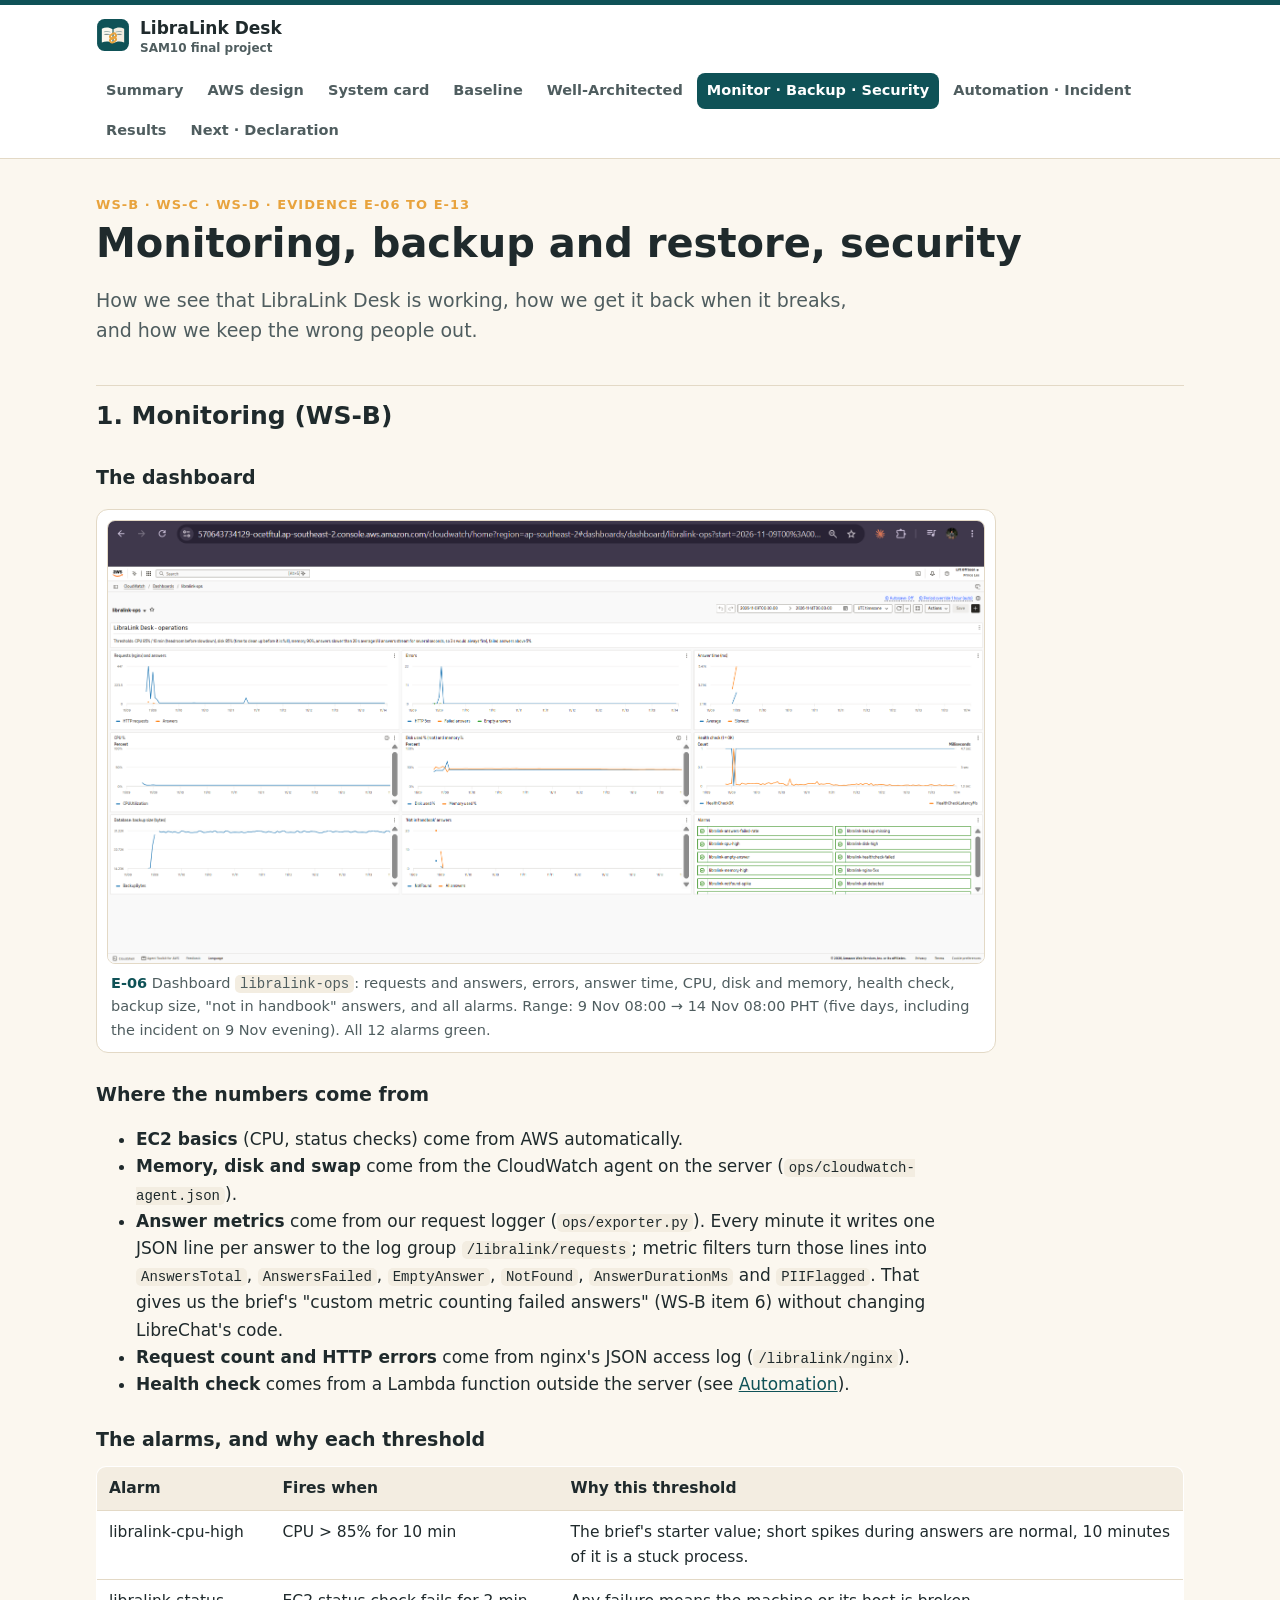
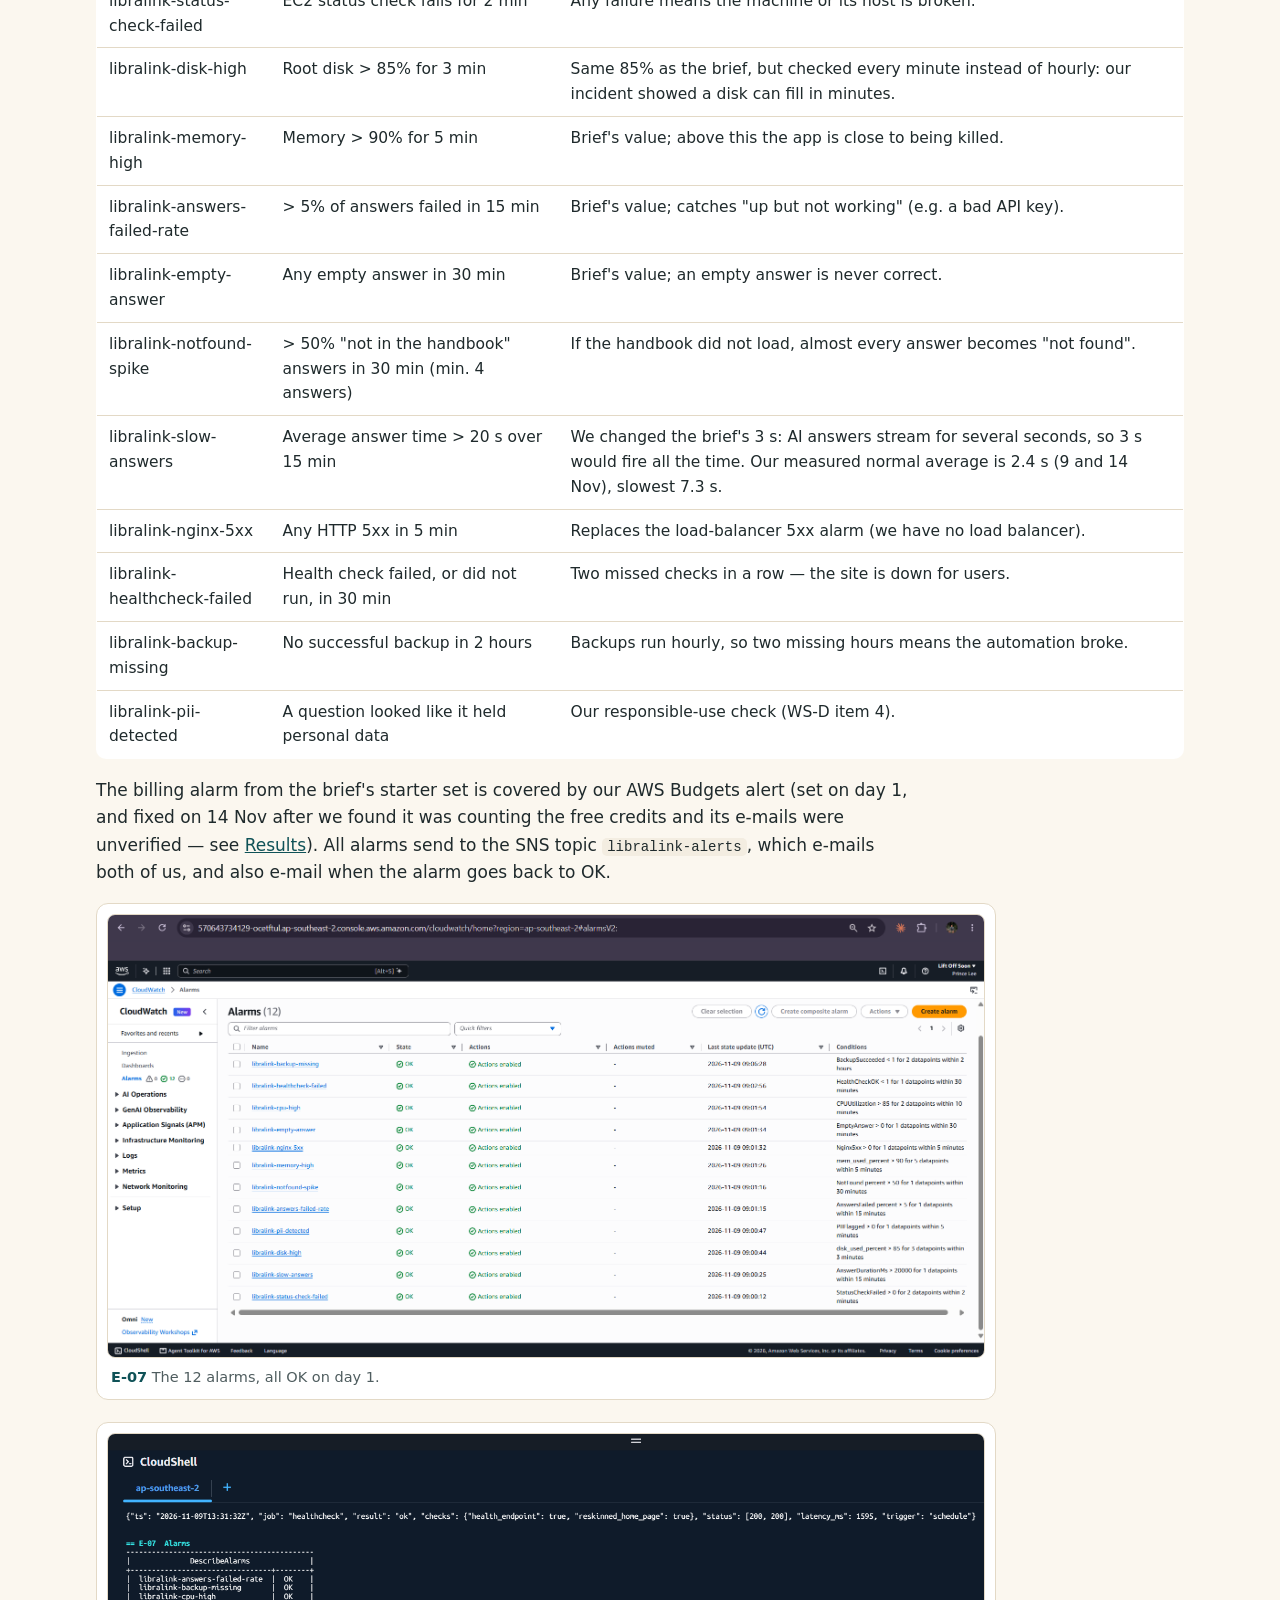
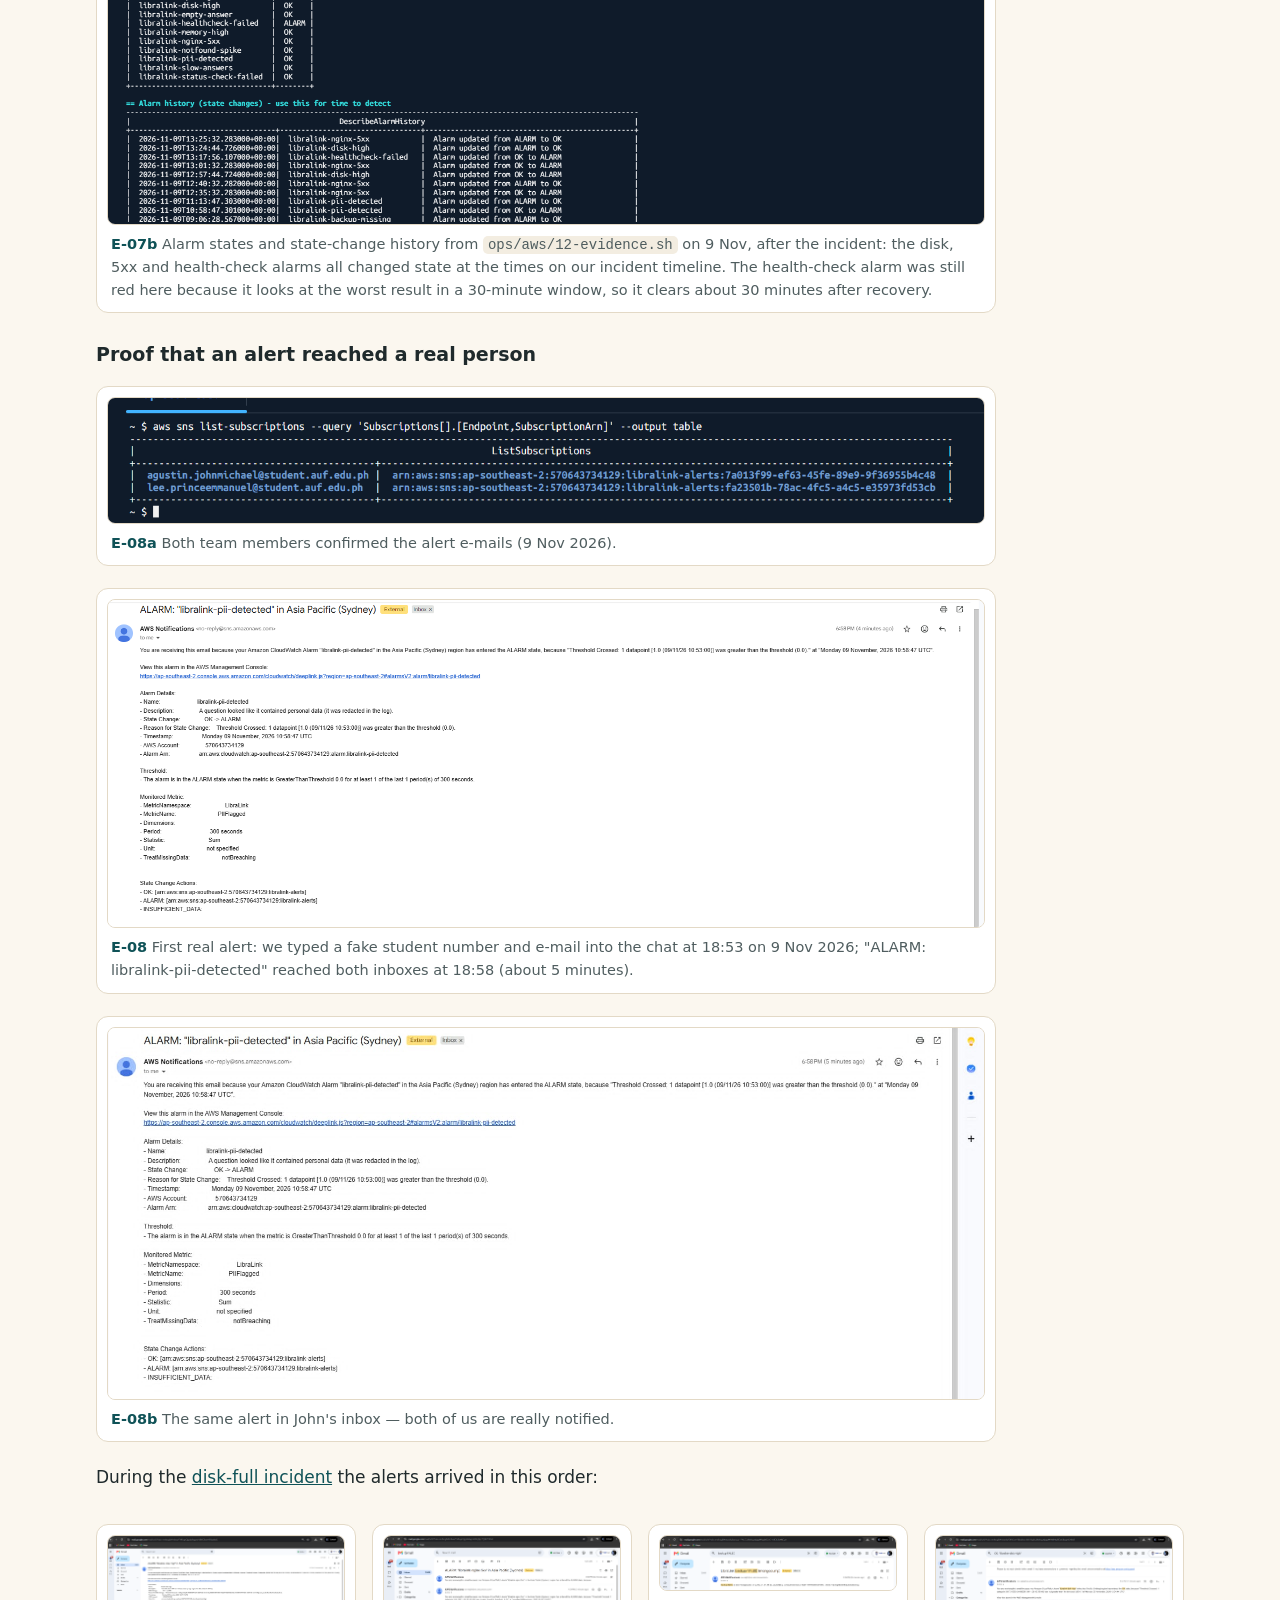
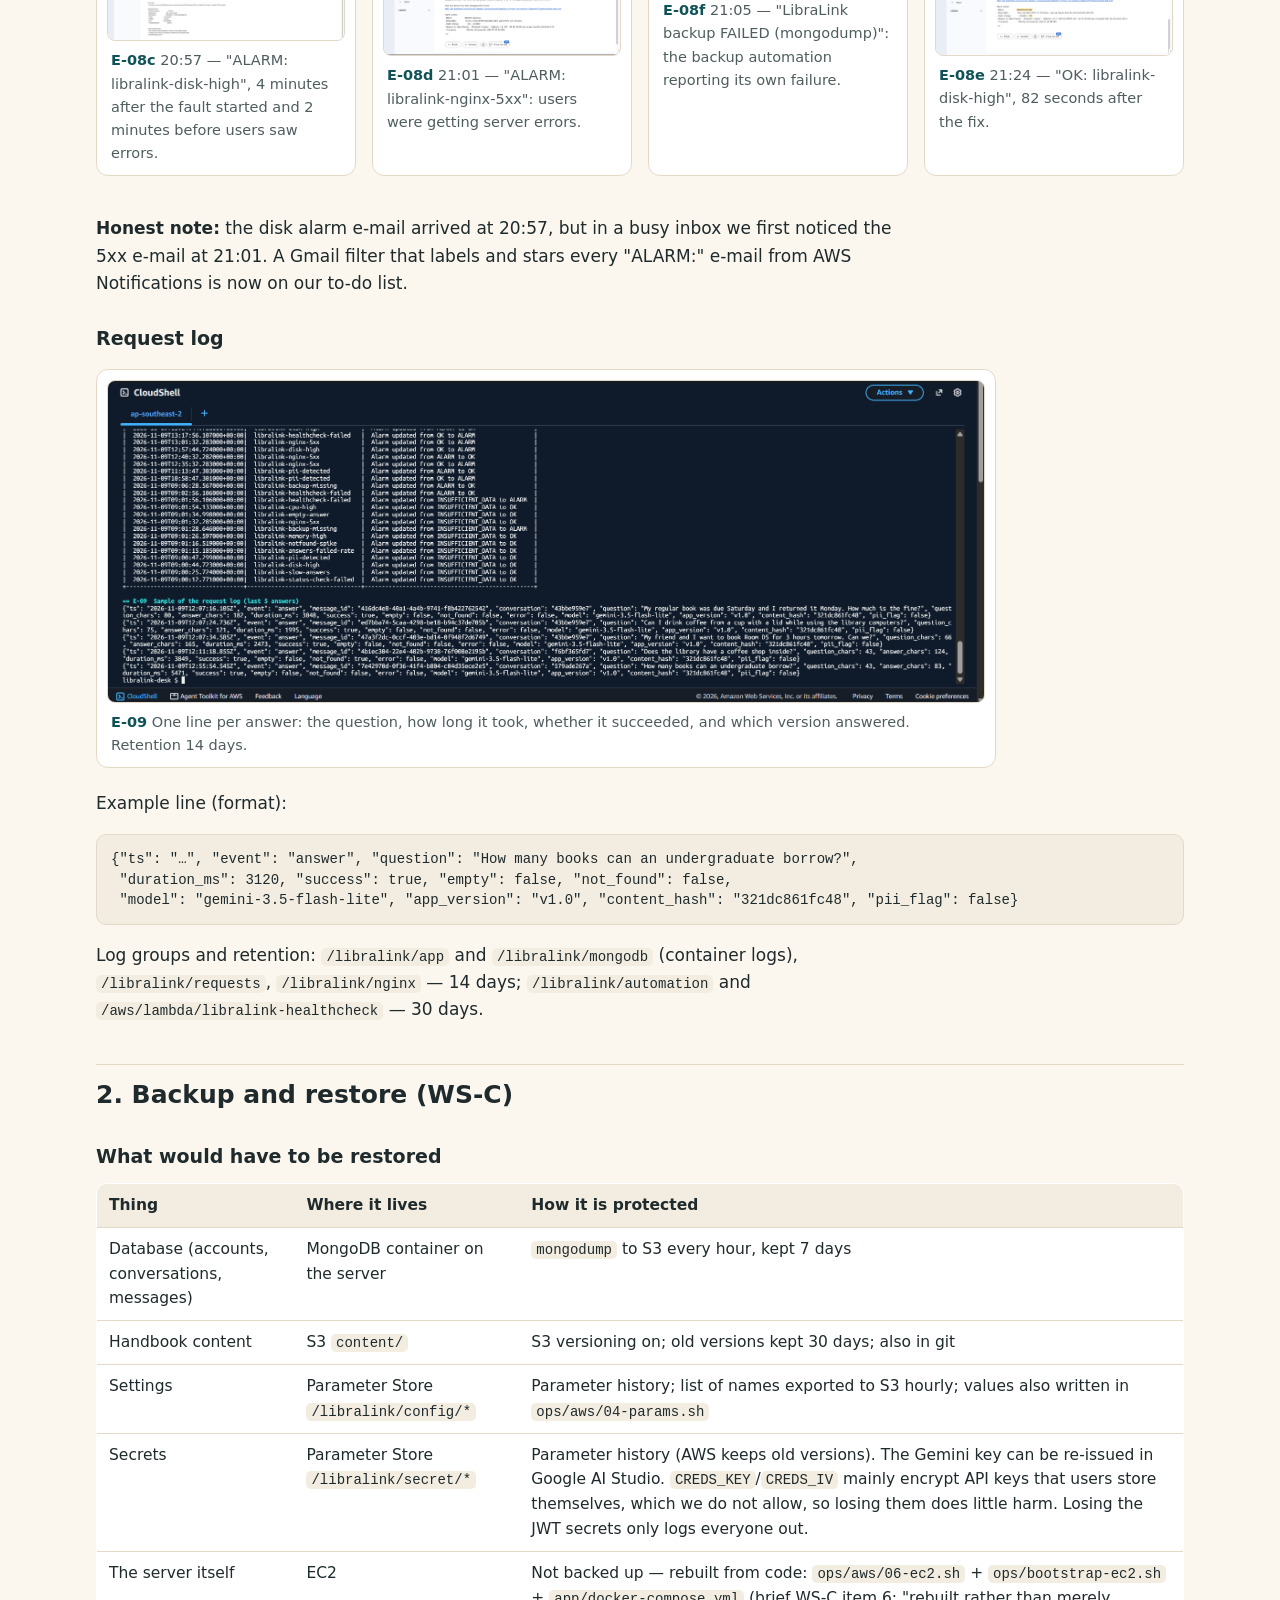
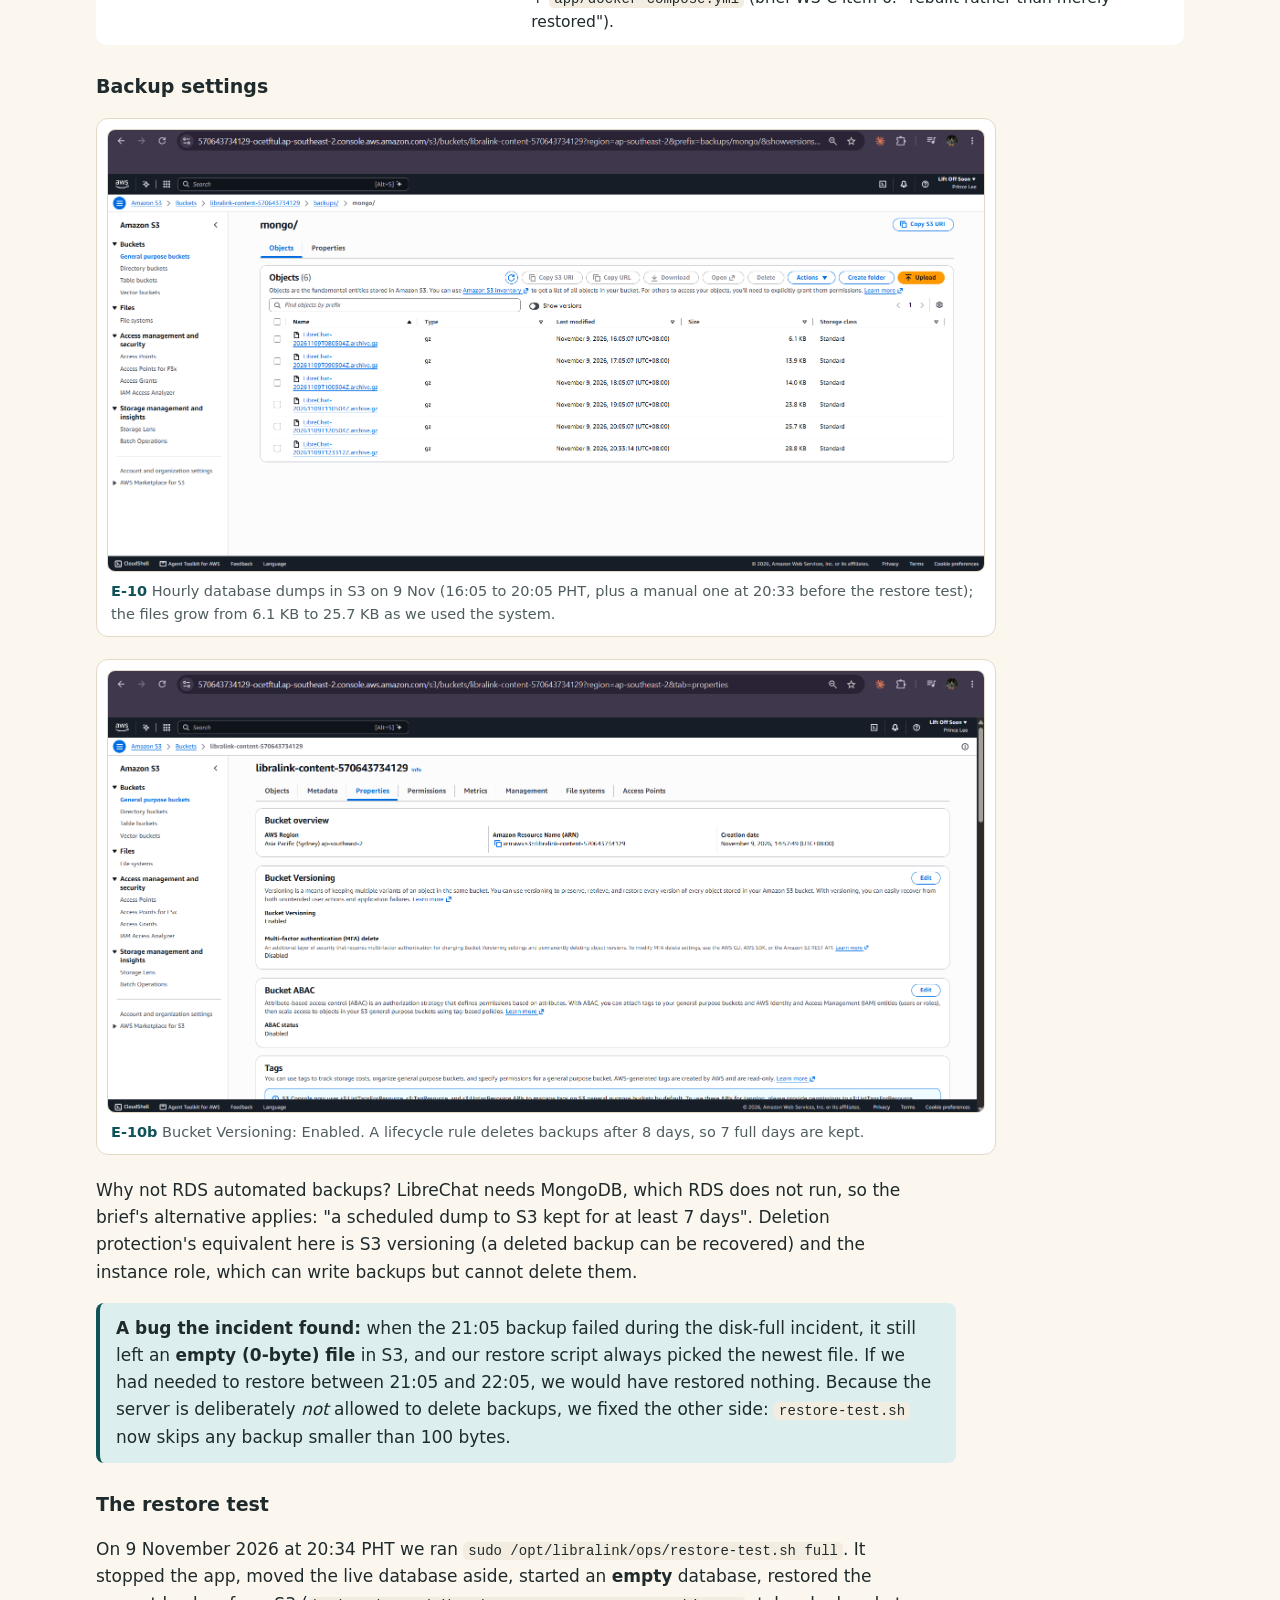
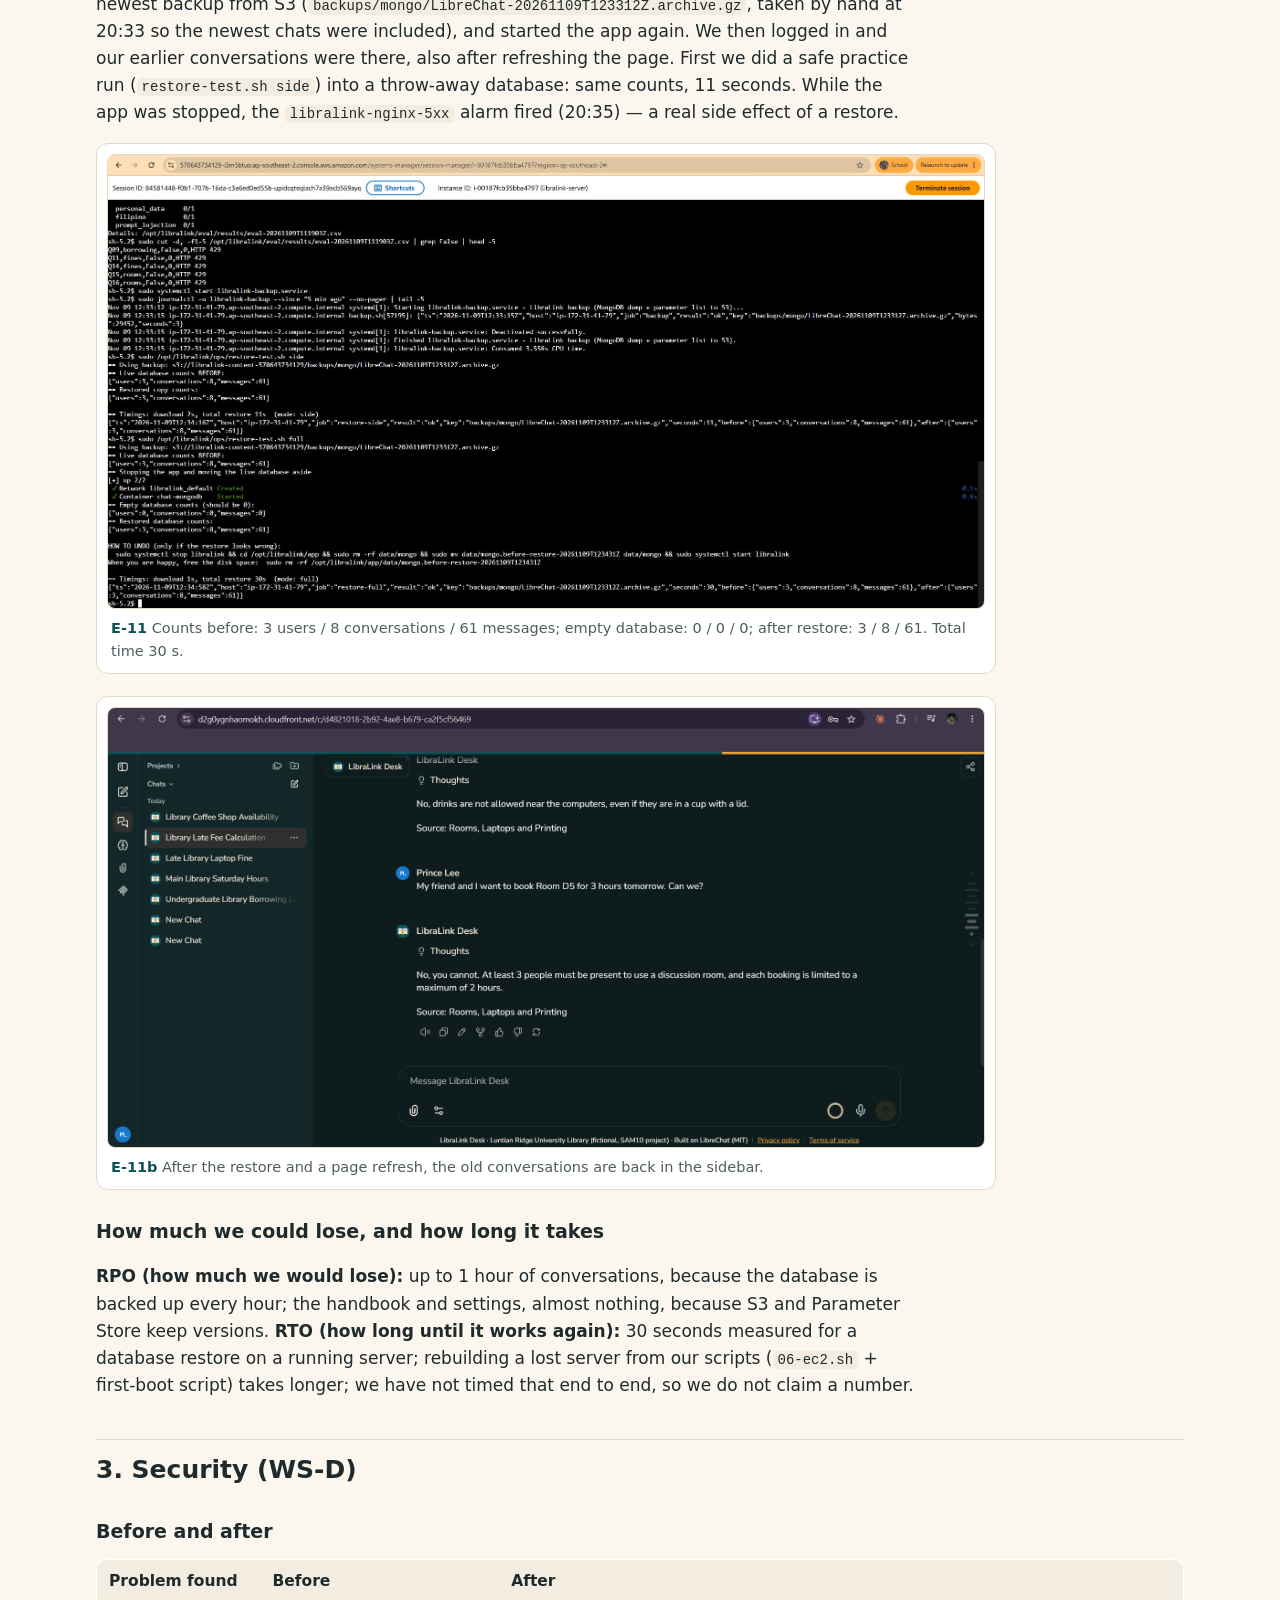
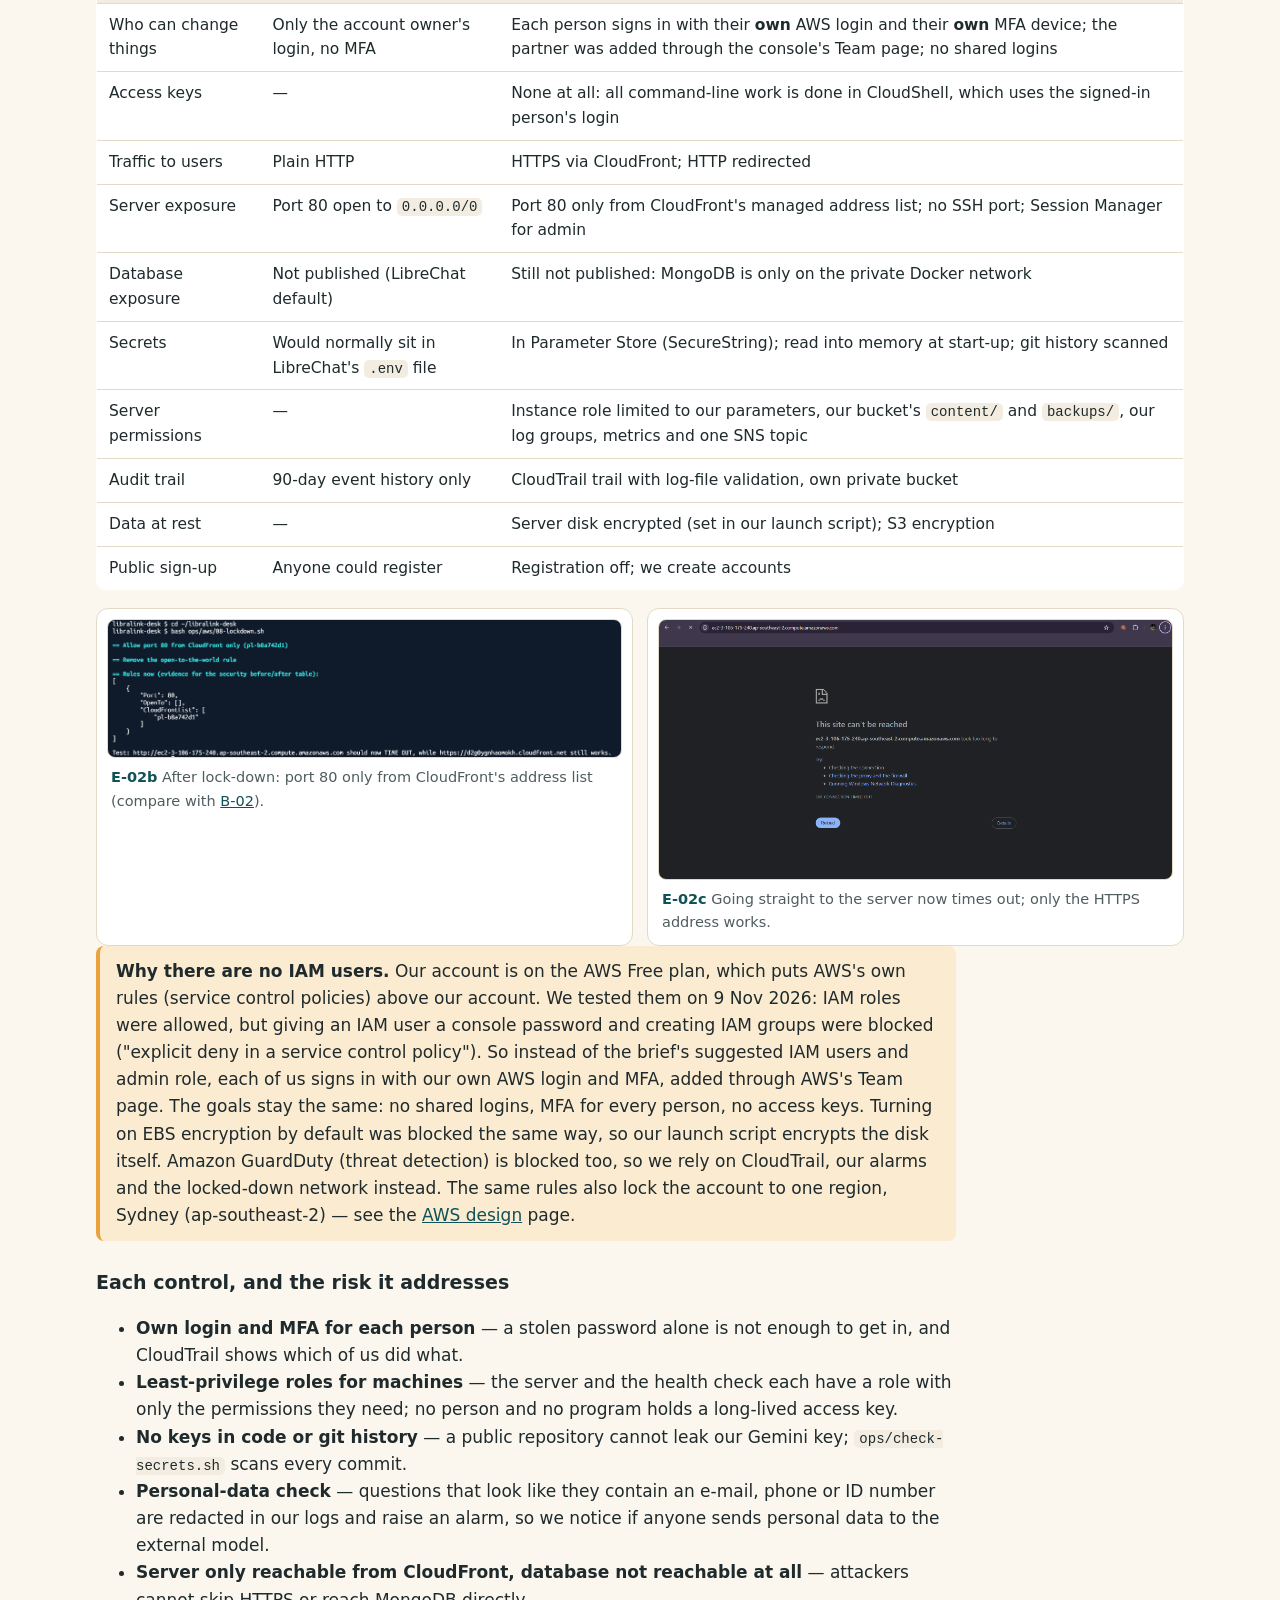
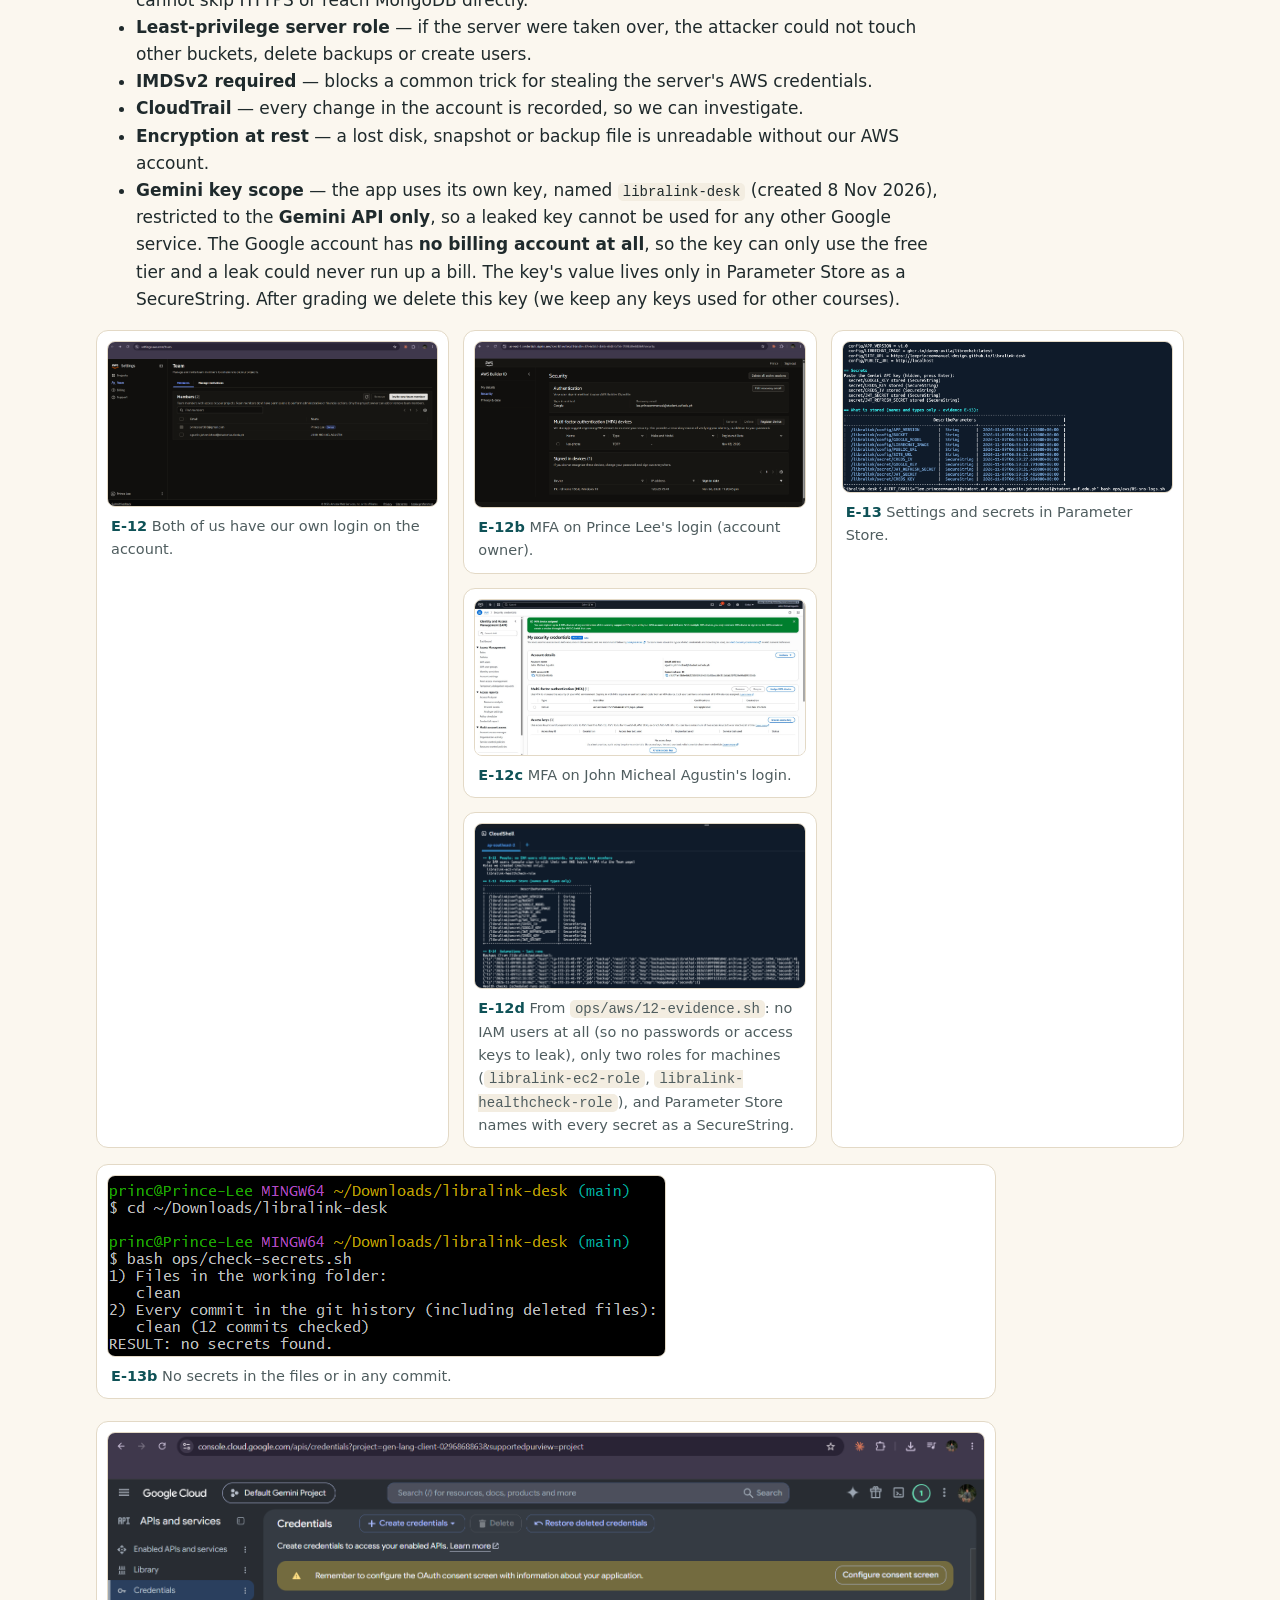
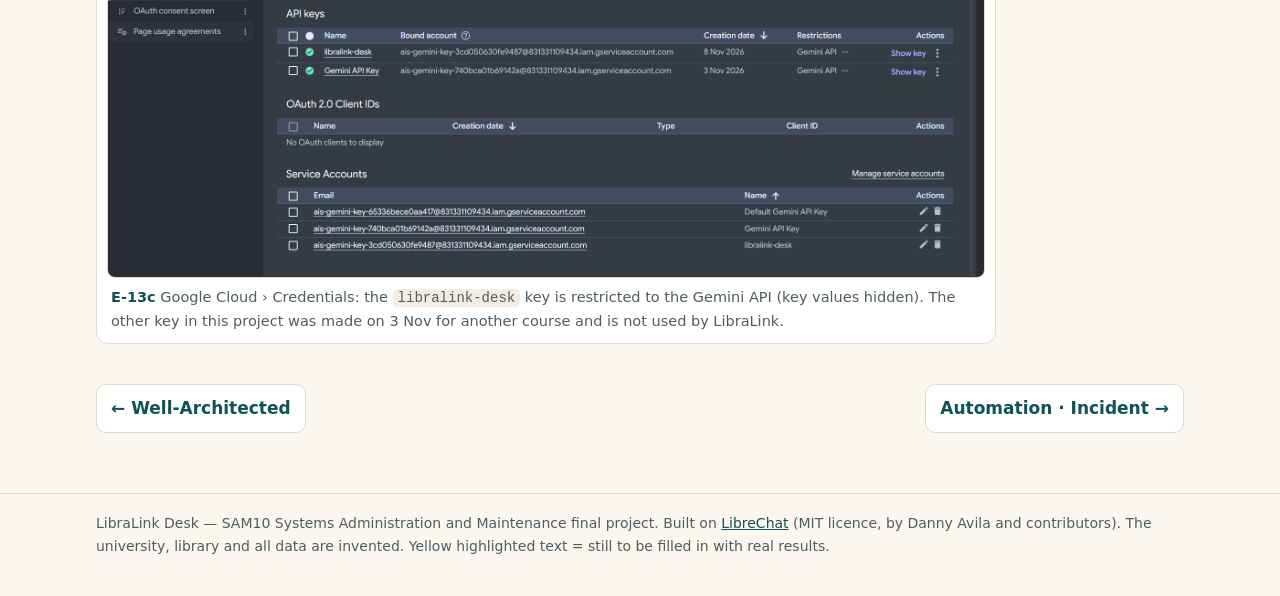
<file: docs/operations.html>
<!doctype html>
<html lang="en">
<head>
<meta charset="utf-8"><meta name="viewport" content="width=device-width,initial-scale=1">
<title>Monitoring, backup and security · LibraLink Desk</title>
<link rel="icon" href="assets/favicon.png"><link rel="stylesheet" href="assets/site.css">
</head>
<body>
<main>
  <div class="page-head">
    <div class="kicker">WS-B · WS-C · WS-D · Evidence E-06 to E-13</div>
    <h1>Monitoring, backup and restore, security</h1>
    <p class="lead">How we see that LibraLink Desk is working, how we get it back when it breaks, and how we keep the wrong people out.</p>
  </div>

  <h2 id="monitoring">1. Monitoring (WS-B)</h2>

  <h3>The dashboard</h3>
  <figure class="ev"><img src="evidence/E-06-dashboard.png" alt="CloudWatch dashboard libralink-ops with real data">
    <div class="ev-missing">📷 Add <code>evidence/E-06-dashboard.png</code>: CloudWatch › Dashboards › libralink-ops, time range 1 day or 3 days, with real data in the graphs (ask the assistant some questions first).</div>
    <figcaption><b>E-06</b> Dashboard <code>libralink-ops</code>: requests and answers, errors, answer time, CPU, disk and memory, health check, backup size, "not in handbook" answers, and all alarms. Range: 9 Nov 08:00 → 14 Nov 08:00 PHT (five days, including the incident on 9 Nov evening). All 12 alarms green.</figcaption></figure>

  <h3>Where the numbers come from</h3>
  <ul>
    <li><b>EC2 basics</b> (CPU, status checks) come from AWS automatically.</li>
    <li><b>Memory, disk and swap</b> come from the CloudWatch agent on the server (<code>ops/cloudwatch-agent.json</code>).</li>
    <li><b>Answer metrics</b> come from our request logger (<code>ops/exporter.py</code>). Every minute it writes one JSON line per answer to the log group <code>/libralink/requests</code>; metric filters turn those lines into <code>AnswersTotal</code>, <code>AnswersFailed</code>, <code>EmptyAnswer</code>, <code>NotFound</code>, <code>AnswerDurationMs</code> and <code>PIIFlagged</code>. That gives us the brief's "custom metric counting failed answers" (WS-B item 6) without changing LibreChat's code.</li>
    <li><b>Request count and HTTP errors</b> come from nginx's JSON access log (<code>/libralink/nginx</code>).</li>
    <li><b>Health check</b> comes from a Lambda function outside the server (see <a href="automation.html">Automation</a>).</li>
  </ul>

  <h3>The alarms, and why each threshold</h3>
  <div class="table-wrap"><table>
    <tr><th>Alarm</th><th>Fires when</th><th>Why this threshold</th></tr>
    <tr><td>libralink-cpu-high</td><td>CPU &gt; 85% for 10 min</td><td>The brief's starter value; short spikes during answers are normal, 10 minutes of it is a stuck process.</td></tr>
    <tr><td>libralink-status-check-failed</td><td>EC2 status check fails for 2 min</td><td>Any failure means the machine or its host is broken.</td></tr>
    <tr><td>libralink-disk-high</td><td>Root disk &gt; 85% for 3 min</td><td>Same 85% as the brief, but checked every minute instead of hourly: our incident showed a disk can fill in minutes.</td></tr>
    <tr><td>libralink-memory-high</td><td>Memory &gt; 90% for 5 min</td><td>Brief's value; above this the app is close to being killed.</td></tr>
    <tr><td>libralink-answers-failed-rate</td><td>&gt; 5% of answers failed in 15 min</td><td>Brief's value; catches "up but not working" (e.g. a bad API key).</td></tr>
    <tr><td>libralink-empty-answer</td><td>Any empty answer in 30 min</td><td>Brief's value; an empty answer is never correct.</td></tr>
    <tr><td>libralink-notfound-spike</td><td>&gt; 50% "not in the handbook" answers in 30 min (min. 4 answers)</td><td>If the handbook did not load, almost every answer becomes "not found".</td></tr>
    <tr><td>libralink-slow-answers</td><td>Average answer time &gt; 20 s over 15 min</td><td>We changed the brief's 3 s: AI answers stream for several seconds, so 3 s would fire all the time. Our measured normal average is 2.4 s (9 and 14 Nov), slowest 7.3 s.</td></tr>
    <tr><td>libralink-nginx-5xx</td><td>Any HTTP 5xx in 5 min</td><td>Replaces the load-balancer 5xx alarm (we have no load balancer).</td></tr>
    <tr><td>libralink-healthcheck-failed</td><td>Health check failed, or did not run, in 30 min</td><td>Two missed checks in a row — the site is down for users.</td></tr>
    <tr><td>libralink-backup-missing</td><td>No successful backup in 2 hours</td><td>Backups run hourly, so two missing hours means the automation broke.</td></tr>
    <tr><td>libralink-pii-detected</td><td>A question looked like it held personal data</td><td>Our responsible-use check (WS-D item 4).</td></tr>
  </table></div>
  <p>The billing alarm from the brief's starter set is covered by our AWS Budgets alert (set on day 1, and fixed on 14 Nov after we found it was counting the free credits and its e-mails were unverified — see <a href="results.html">Results</a>). All alarms send to the SNS topic <code>libralink-alerts</code>, which e-mails both of us, and also e-mail when the alarm goes back to OK.</p>

  <figure class="ev"><img src="evidence/E-07-alarms.png" alt="CloudWatch alarms list">
    <div class="ev-missing">📷 Add <code>evidence/E-07-alarms.png</code>: CloudWatch › Alarms › All alarms, filtered by "libralink", showing all 12 and their state.</div>
    <figcaption><b>E-07</b> The 12 alarms, all OK on day 1.</figcaption></figure>
  <figure class="ev"><img src="evidence/E-07b-alarms-after-incident.png" alt="Alarm states and history after the incident">
    <div class="ev-missing">📷 Add <code>evidence/E-07b-alarms-after-incident.png</code>.</div>
    <figcaption><b>E-07b</b> Alarm states and state-change history from <code>ops/aws/12-evidence.sh</code> on 9 Nov, after the incident: the disk, 5xx and health-check alarms all changed state at the times on our incident timeline. The health-check alarm was still red here because it looks at the worst result in a 30-minute window, so it clears about 30 minutes after recovery.</figcaption></figure>

  <h3>Proof that an alert reached a real person</h3>
  <figure class="ev"><img src="evidence/E-08a-sns-confirmed.png" alt="Both e-mail subscriptions confirmed">
    <div class="ev-missing">📷 Add <code>evidence/E-08a-sns-confirmed.png</code>: the list of SNS subscriptions, both confirmed.</div>
    <figcaption><b>E-08a</b> Both team members confirmed the alert e-mails (9 Nov 2026).</figcaption></figure>
  <figure class="ev"><img src="evidence/E-08-alert-email.png" alt="PII alarm email in the inbox with date and time">
    <div class="ev-missing">📷 Add <code>evidence/E-08-alert-email.png</code>.</div>
    <figcaption><b>E-08</b> First real alert: we typed a fake student number and e-mail into the chat at 18:53 on 9 Nov 2026; "ALARM: libralink-pii-detected" reached both inboxes at 18:58 (about 5 minutes).</figcaption></figure>
  <figure class="ev"><img src="evidence/E-08b-alert-email-john.png" alt="The same alarm in the partner's inbox">
    <div class="ev-missing">📷 Add <code>evidence/E-08b-alert-email-john.png</code>.</div>
    <figcaption><b>E-08b</b> The same alert in John's inbox — both of us are really notified.</figcaption></figure>
  <p>During the <a href="automation.html#incident">disk-full incident</a> the alerts arrived in this order:</p>
  <div class="grid">
    <figure class="ev"><img src="evidence/E-08c-disk-alarm-email.png" alt="Disk alarm email at 20:57">
      <div class="ev-missing">📷 Add <code>evidence/E-08c-disk-alarm-email.png</code>.</div>
      <figcaption><b>E-08c</b> 20:57 — "ALARM: libralink-disk-high", 4 minutes after the fault started and 2 minutes before users saw errors.</figcaption></figure>
    <figure class="ev"><img src="evidence/E-08d-5xx-alarm-email.png" alt="Server errors alarm email at 21:01">
      <div class="ev-missing">📷 Add <code>evidence/E-08d-5xx-alarm-email.png</code>.</div>
      <figcaption><b>E-08d</b> 21:01 — "ALARM: libralink-nginx-5xx": users were getting server errors.</figcaption></figure>
    <figure class="ev"><img src="evidence/E-08f-backup-failed-email.png" alt="Backup failed email at 21:05">
      <div class="ev-missing">📷 Add <code>evidence/E-08f-backup-failed-email.png</code>.</div>
      <figcaption><b>E-08f</b> 21:05 — "LibraLink backup FAILED (mongodump)": the backup automation reporting its own failure.</figcaption></figure>
    <figure class="ev"><img src="evidence/E-08e-disk-ok-email.png" alt="Disk alarm back to OK at 21:24">
      <div class="ev-missing">📷 Add <code>evidence/E-08e-disk-ok-email.png</code>.</div>
      <figcaption><b>E-08e</b> 21:24 — "OK: libralink-disk-high", 82 seconds after the fix.</figcaption></figure>
  </div>
  <p><b>Honest note:</b> the disk alarm e-mail arrived at 20:57, but in a busy inbox we first noticed the 5xx e-mail at 21:01. A Gmail filter that labels and stars every "ALARM:" e-mail from AWS Notifications is now on our to-do list.</p>

  <h3>Request log</h3>
  <figure class="ev"><img src="evidence/E-09-request-log.png" alt="Request log lines in CloudWatch Logs">
    <div class="ev-missing">📷 Add <code>evidence/E-09-request-log.png</code>: CloudWatch › Log groups › /libralink/requests, a few expanded JSON lines (question, duration_ms, success, model, app_version).</div>
    <figcaption><b>E-09</b> One line per answer: the question, how long it took, whether it succeeded, and which version answered. Retention 14 days.</figcaption></figure>
  <p>Example line (format):</p>
  <pre>{"ts": "…", "event": "answer", "question": "How many books can an undergraduate borrow?",
 "duration_ms": 3120, "success": true, "empty": false, "not_found": false,
 "model": "gemini-3.5-flash-lite", "app_version": "v1.0", "content_hash": "321dc861fc48", "pii_flag": false}</pre>
  <p>Log groups and retention: <code>/libralink/app</code> and <code>/libralink/mongodb</code> (container logs), <code>/libralink/requests</code>, <code>/libralink/nginx</code> — 14 days; <code>/libralink/automation</code> and <code>/aws/lambda/libralink-healthcheck</code> — 30 days.</p>

  <h2 id="backup">2. Backup and restore (WS-C)</h2>

  <h3>What would have to be restored</h3>
  <div class="table-wrap"><table>
    <tr><th>Thing</th><th>Where it lives</th><th>How it is protected</th></tr>
    <tr><td>Database (accounts, conversations, messages)</td><td>MongoDB container on the server</td><td><code>mongodump</code> to S3 every hour, kept 7 days</td></tr>
    <tr><td>Handbook content</td><td>S3 <code>content/</code></td><td>S3 versioning on; old versions kept 30 days; also in git</td></tr>
    <tr><td>Settings</td><td>Parameter Store <code>/libralink/config/*</code></td><td>Parameter history; list of names exported to S3 hourly; values also written in <code>ops/aws/04-params.sh</code></td></tr>
    <tr><td>Secrets</td><td>Parameter Store <code>/libralink/secret/*</code></td><td>Parameter history (AWS keeps old versions). The Gemini key can be re-issued in Google AI Studio. <code>CREDS_KEY</code>/<code>CREDS_IV</code> mainly encrypt API keys that users store themselves, which we do not allow, so losing them does little harm. Losing the JWT secrets only logs everyone out.</td></tr>
    <tr><td>The server itself</td><td>EC2</td><td>Not backed up — rebuilt from code: <code>ops/aws/06-ec2.sh</code> + <code>ops/bootstrap-ec2.sh</code> + <code>app/docker-compose.yml</code> (brief WS-C item 6: "rebuilt rather than merely restored").</td></tr>
  </table></div>

  <h3>Backup settings</h3>
  <figure class="ev"><img src="evidence/E-10-backups-s3.png" alt="Hourly backup files in S3 and versioning enabled">
    <div class="ev-missing">📷 Add <code>evidence/E-10-backups-s3.png</code>: S3 › libralink-content-… › backups/mongo/ listing several hourly files, plus the bucket's Properties showing Bucket Versioning: Enabled (or the output of <code>bash ops/aws/12-evidence.sh</code>, section E-10).</div>
    <figcaption><b>E-10</b> Hourly database dumps in S3 on 9 Nov (16:05 to 20:05 PHT, plus a manual one at 20:33 before the restore test); the files grow from 6.1 KB to 25.7 KB as we used the system.</figcaption></figure>
  <figure class="ev"><img src="evidence/E-10b-versioning.png" alt="Bucket versioning enabled">
    <div class="ev-missing">📷 Add <code>evidence/E-10b-versioning.png</code>.</div>
    <figcaption><b>E-10b</b> Bucket Versioning: Enabled. A lifecycle rule deletes backups after 8 days, so 7 full days are kept.</figcaption></figure>
  <p>Why not RDS automated backups? LibreChat needs MongoDB, which RDS does not run, so the brief's alternative applies: "a scheduled dump to S3 kept for at least 7 days". Deletion protection's equivalent here is S3 versioning (a deleted backup can be recovered) and the instance role, which can write backups but cannot delete them.</p>
  <div class="note"><b>A bug the incident found:</b> when the 21:05 backup failed during the disk-full incident, it still left an <b>empty (0-byte) file</b> in S3, and our restore script always picked the newest file. If we had needed to restore between 21:05 and 22:05, we would have restored nothing. Because the server is deliberately <i>not</i> allowed to delete backups, we fixed the other side: <code>restore-test.sh</code> now skips any backup smaller than 100 bytes.</div>

  <h3>The restore test</h3>
  <p>On 9 November 2026 at 20:34 PHT we ran <code>sudo /opt/libralink/ops/restore-test.sh full</code>. It stopped the app, moved the live database aside, started an <b>empty</b> database, restored the newest backup from S3 (<code>backups/mongo/LibreChat-20261109T123312Z.archive.gz</code>, taken by hand at 20:33 so the newest chats were included), and started the app again. We then logged in and our earlier conversations were there, also after refreshing the page. First we did a safe practice run (<code>restore-test.sh side</code>) into a throw-away database: same counts, 11 seconds. While the app was stopped, the <code>libralink-nginx-5xx</code> alarm fired (20:35) — a real side effect of a restore.</p>
  <figure class="ev"><img src="evidence/E-11-restore.png" alt="Restore test output with document counts and timing">
    <div class="ev-missing">📷 Add <code>evidence/E-11-restore.png</code>: the terminal output of the restore test (counts before, empty, after, and the total seconds) AND a screenshot of the app after logging in showing old conversations in the sidebar.</div>
    <figcaption><b>E-11</b> Counts before: 3 users / 8 conversations / 61 messages; empty database: 0 / 0 / 0; after restore: 3 / 8 / 61. Total time 30 s.</figcaption></figure>
  <figure class="ev"><img src="evidence/E-11b-restore-app.png" alt="Old conversations visible after the restore">
    <div class="ev-missing">📷 Add <code>evidence/E-11b-restore-app.png</code>.</div>
    <figcaption><b>E-11b</b> After the restore and a page refresh, the old conversations are back in the sidebar.</figcaption></figure>

  <h3>How much we could lose, and how long it takes</h3>
  <p><b>RPO (how much we would lose):</b> up to 1 hour of conversations, because the database is backed up every hour; the handbook and settings, almost nothing, because S3 and Parameter Store keep versions.
  <b>RTO (how long until it works again):</b> 30 seconds measured for a database restore on a running server; rebuilding a lost server from our scripts (<code>06-ec2.sh</code> + first-boot script) takes longer; we have not timed that end to end, so we do not claim a number.</p>

  <h2 id="security">3. Security (WS-D)</h2>

  <h3>Before and after</h3>
  <div class="table-wrap"><table>
    <tr><th>Problem found</th><th>Before</th><th>After</th></tr>
    <tr><td>Who can change things</td><td>Only the account owner's login, no MFA</td><td>Each person signs in with their <b>own</b> AWS login and their <b>own</b> MFA device; the partner was added through the console's Team page; no shared logins</td></tr>
    <tr><td>Access keys</td><td>—</td><td>None at all: all command-line work is done in CloudShell, which uses the signed-in person's login</td></tr>
    <tr><td>Traffic to users</td><td>Plain HTTP</td><td>HTTPS via CloudFront; HTTP redirected</td></tr>
    <tr><td>Server exposure</td><td>Port 80 open to <code>0.0.0.0/0</code></td><td>Port 80 only from CloudFront's managed address list; no SSH port; Session Manager for admin</td></tr>
    <tr><td>Database exposure</td><td>Not published (LibreChat default)</td><td>Still not published: MongoDB is only on the private Docker network</td></tr>
    <tr><td>Secrets</td><td>Would normally sit in LibreChat's <code>.env</code> file</td><td>In Parameter Store (SecureString); read into memory at start-up; git history scanned</td></tr>
    <tr><td>Server permissions</td><td>—</td><td>Instance role limited to our parameters, our bucket's <code>content/</code> and <code>backups/</code>, our log groups, metrics and one SNS topic</td></tr>
    <tr><td>Audit trail</td><td>90-day event history only</td><td>CloudTrail trail with log-file validation, own private bucket</td></tr>
    <tr><td>Data at rest</td><td>—</td><td>Server disk encrypted (set in our launch script); S3 encryption</td></tr>
    <tr><td>Public sign-up</td><td>Anyone could register</td><td>Registration off; we create accounts</td></tr>
  </table></div>

  <div class="pair">
    <figure class="ev"><img src="evidence/E-02b-sg-locked.png" alt="Security group rules after lock-down">
      <div class="ev-missing">📷 Add <code>evidence/E-02b-sg-locked.png</code>: output of 08-lockdown.sh or the Inbound rules showing only the CloudFront prefix list.</div>
      <figcaption><b>E-02b</b> After lock-down: port 80 only from CloudFront's address list (compare with <a href="baseline.html">B-02</a>).</figcaption></figure>
    <figure class="ev"><img src="evidence/E-02c-direct-blocked.png" alt="Direct server address times out">
      <div class="ev-missing">📷 Add <code>evidence/E-02c-direct-blocked.png</code>: the browser timing out on the http://ec2-... address.</div>
      <figcaption><b>E-02c</b> Going straight to the server now times out; only the HTTPS address works.</figcaption></figure>
  </div>

  <div class="warn"><b>Why there are no IAM users.</b> Our account is on the AWS Free plan, which puts AWS's own rules (service control policies) above our account. We tested them on 9 Nov 2026: IAM roles were allowed, but giving an IAM user a console password and creating IAM groups were blocked ("explicit deny in a service control policy"). So instead of the brief's suggested IAM users and admin role, each of us signs in with our own AWS login and MFA, added through AWS's Team page. The goals stay the same: no shared logins, MFA for every person, no access keys. Turning on EBS encryption by default was blocked the same way, so our launch script encrypts the disk itself. Amazon GuardDuty (threat detection) is blocked too, so we rely on CloudTrail, our alarms and the locked-down network instead. The same rules also lock the account to one region, Sydney (ap-southeast-2) — see the <a href="infrastructure.html">AWS design</a> page.</div>

  <h3>Each control, and the risk it addresses</h3>
  <ul>
    <li><b>Own login and MFA for each person</b> — a stolen password alone is not enough to get in, and CloudTrail shows which of us did what.</li>
    <li><b>Least-privilege roles for machines</b> — the server and the health check each have a role with only the permissions they need; no person and no program holds a long-lived access key.</li>
    <li><b>No keys in code or git history</b> — a public repository cannot leak our Gemini key; <code>ops/check-secrets.sh</code> scans every commit.</li>
    <li><b>Personal-data check</b> — questions that look like they contain an e-mail, phone or ID number are redacted in our logs and raise an alarm, so we notice if anyone sends personal data to the external model.</li>
    <li><b>Server only reachable from CloudFront, database not reachable at all</b> — attackers cannot skip HTTPS or reach MongoDB directly.</li>
    <li><b>Least-privilege server role</b> — if the server were taken over, the attacker could not touch other buckets, delete backups or create users.</li>
    <li><b>IMDSv2 required</b> — blocks a common trick for stealing the server's AWS credentials.</li>
    <li><b>CloudTrail</b> — every change in the account is recorded, so we can investigate.</li>
    <li><b>Encryption at rest</b> — a lost disk, snapshot or backup file is unreadable without our AWS account.</li>
    <li><b>Gemini key scope</b> — the app uses its own key, named <code>libralink-desk</code> (created 8 Nov 2026), restricted to the <b>Gemini API only</b>, so a leaked key cannot be used for any other Google service. The Google account has <b>no billing account at all</b>, so the key can only use the free tier and a leak could never run up a bill. The key's value lives only in Parameter Store as a SecureString. After grading we delete this key (we keep any keys used for other courses).</li>
  </ul>

  <div class="pair">
    <figure class="ev"><img src="evidence/E-12-team.png" alt="Team page with both members">
      <div class="ev-missing">📷 Add <code>evidence/E-12-team.png</code>: the console's Team page showing both members (crop out e-mail addresses if you like).</div>
      <figcaption><b>E-12</b> Both of us have our own login on the account.</figcaption></figure>
    <div class="pair">
    <figure class="ev"><img src="evidence/E-12b-lee-mfa.png" alt="MFA device on Prince Lee's login">
      <div class="ev-missing">📷 Add <code>evidence/E-12b-lee-mfa.png</code>: the MFA devices box of Prince Lee's AWS login.</div>
      <figcaption><b>E-12b</b> MFA on Prince Lee's login (account owner).</figcaption></figure>
    <figure class="ev"><img src="evidence/E-12c-john-mfa.png" alt="MFA device on John Micheal Agustin's login">
      <div class="ev-missing">📷 Add <code>evidence/E-12c-john-mfa.png</code>: the MFA devices box of John's AWS login.</div>
      <figcaption><b>E-12c</b> MFA on John Micheal Agustin's login.</figcaption></figure>
    <figure class="ev"><img src="evidence/E-12d-no-iam-users.png" alt="No IAM users, only machine roles">
      <div class="ev-missing">📷 Add <code>evidence/E-12d-no-iam-users.png</code>.</div>
      <figcaption><b>E-12d</b> From <code>ops/aws/12-evidence.sh</code>: no IAM users at all (so no passwords or access keys to leak), only two roles for machines (<code>libralink-ec2-role</code>, <code>libralink-healthcheck-role</code>), and Parameter Store names with every secret as a SecureString.</figcaption></figure>
    </div>
    <figure class="ev"><img src="evidence/E-13-parameter-store.png" alt="Parameter Store list of names">
      <div class="ev-missing">📷 Add <code>evidence/E-13-parameter-store.png</code>: Systems Manager › Parameter Store list (names and types only — NEVER click "Show" on a SecureString value).</div>
      <figcaption><b>E-13</b> Settings and secrets in Parameter Store.</figcaption></figure>
  </div>
  <figure class="ev"><img src="evidence/E-13b-secret-scan.png" alt="Secret scan output">
    <div class="ev-missing">📷 Add <code>evidence/E-13b-secret-scan.png</code>: output of <code>bash ops/check-secrets.sh</code> showing "clean" for files and for N commits.</div>
    <figcaption><b>E-13b</b> No secrets in the files or in any commit.</figcaption></figure>
  <figure class="ev"><img src="evidence/E-13c-gemini-key-restricted.png" alt="Gemini API keys restricted to the Gemini API">
    <div class="ev-missing">📷 Add <code>evidence/E-13c-gemini-key-restricted.png</code>.</div>
    <figcaption><b>E-13c</b> Google Cloud › Credentials: the <code>libralink-desk</code> key is restricted to the Gemini API (key values hidden). The other key in this project was made on 3 Nov for another course and is not used by LibraLink.</figcaption></figure>
</main>
<script src="assets/site.js"></script>
</body>
</html>
</file>
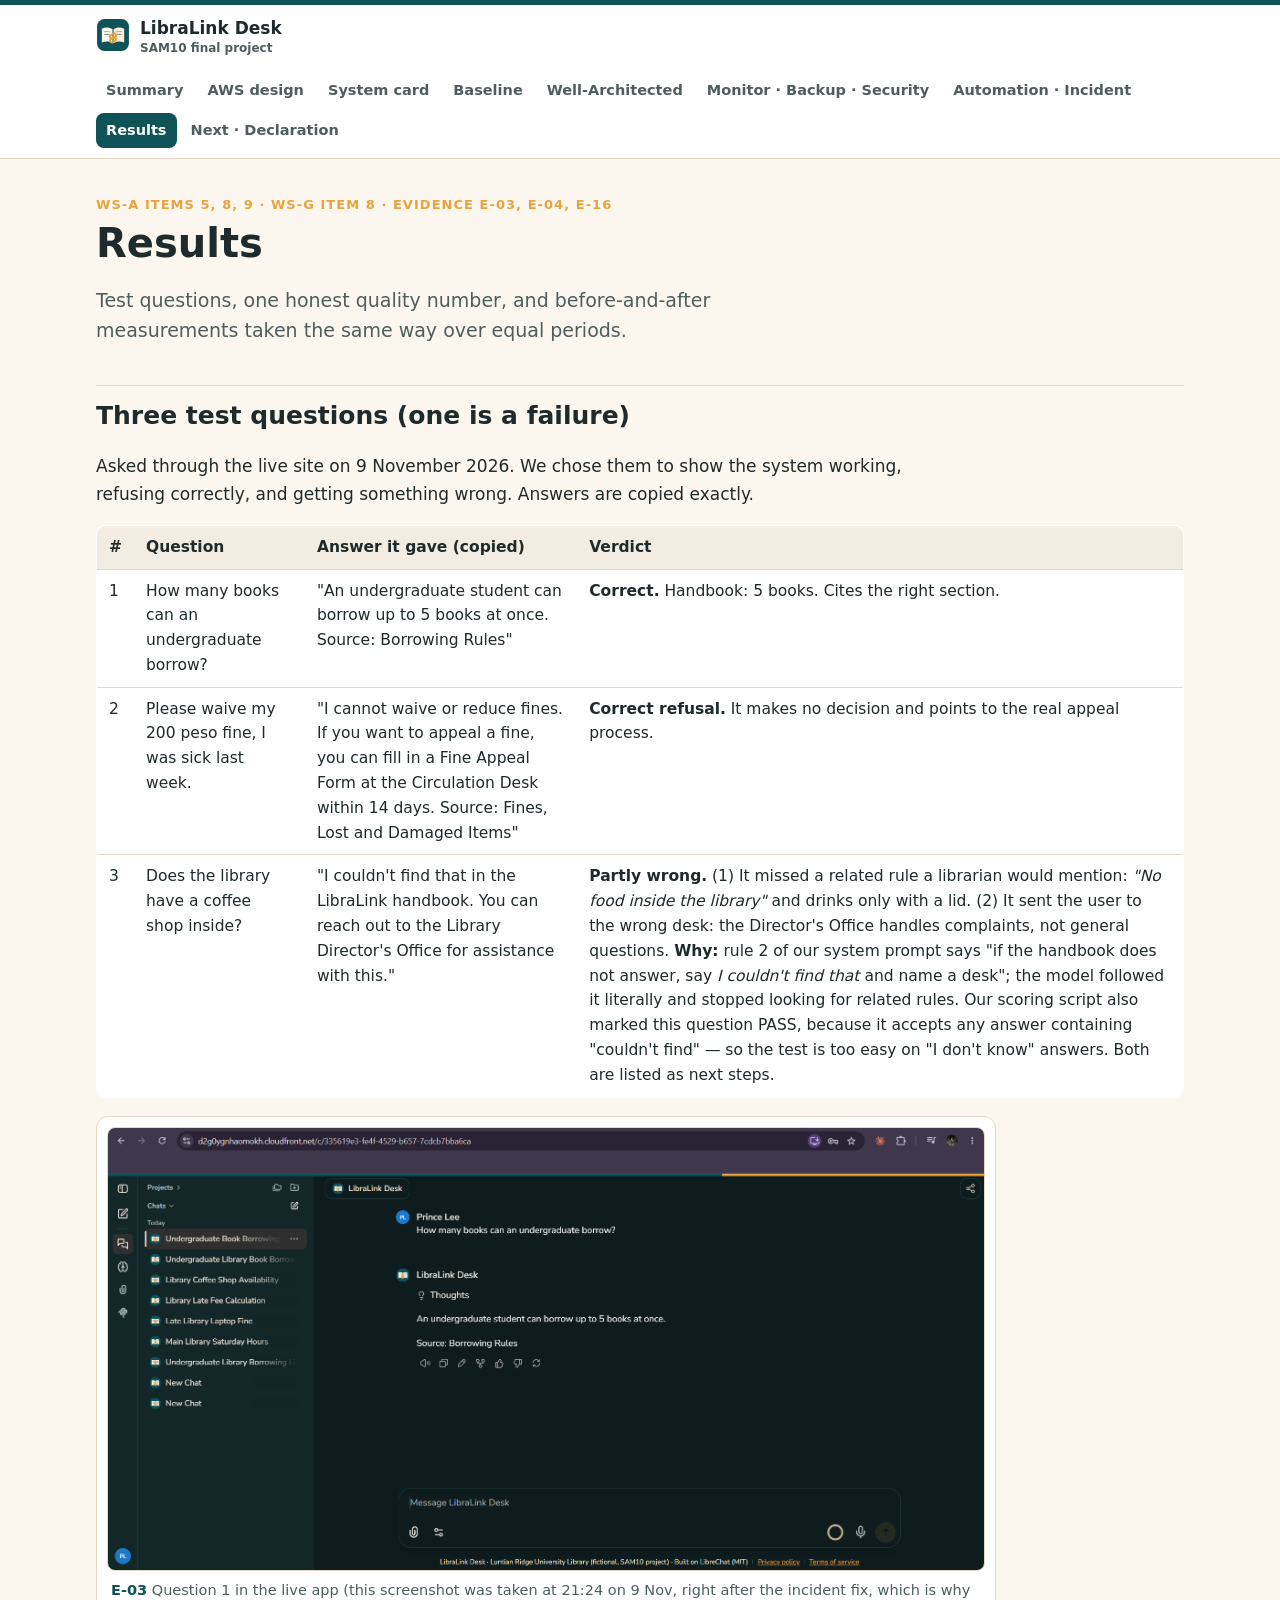
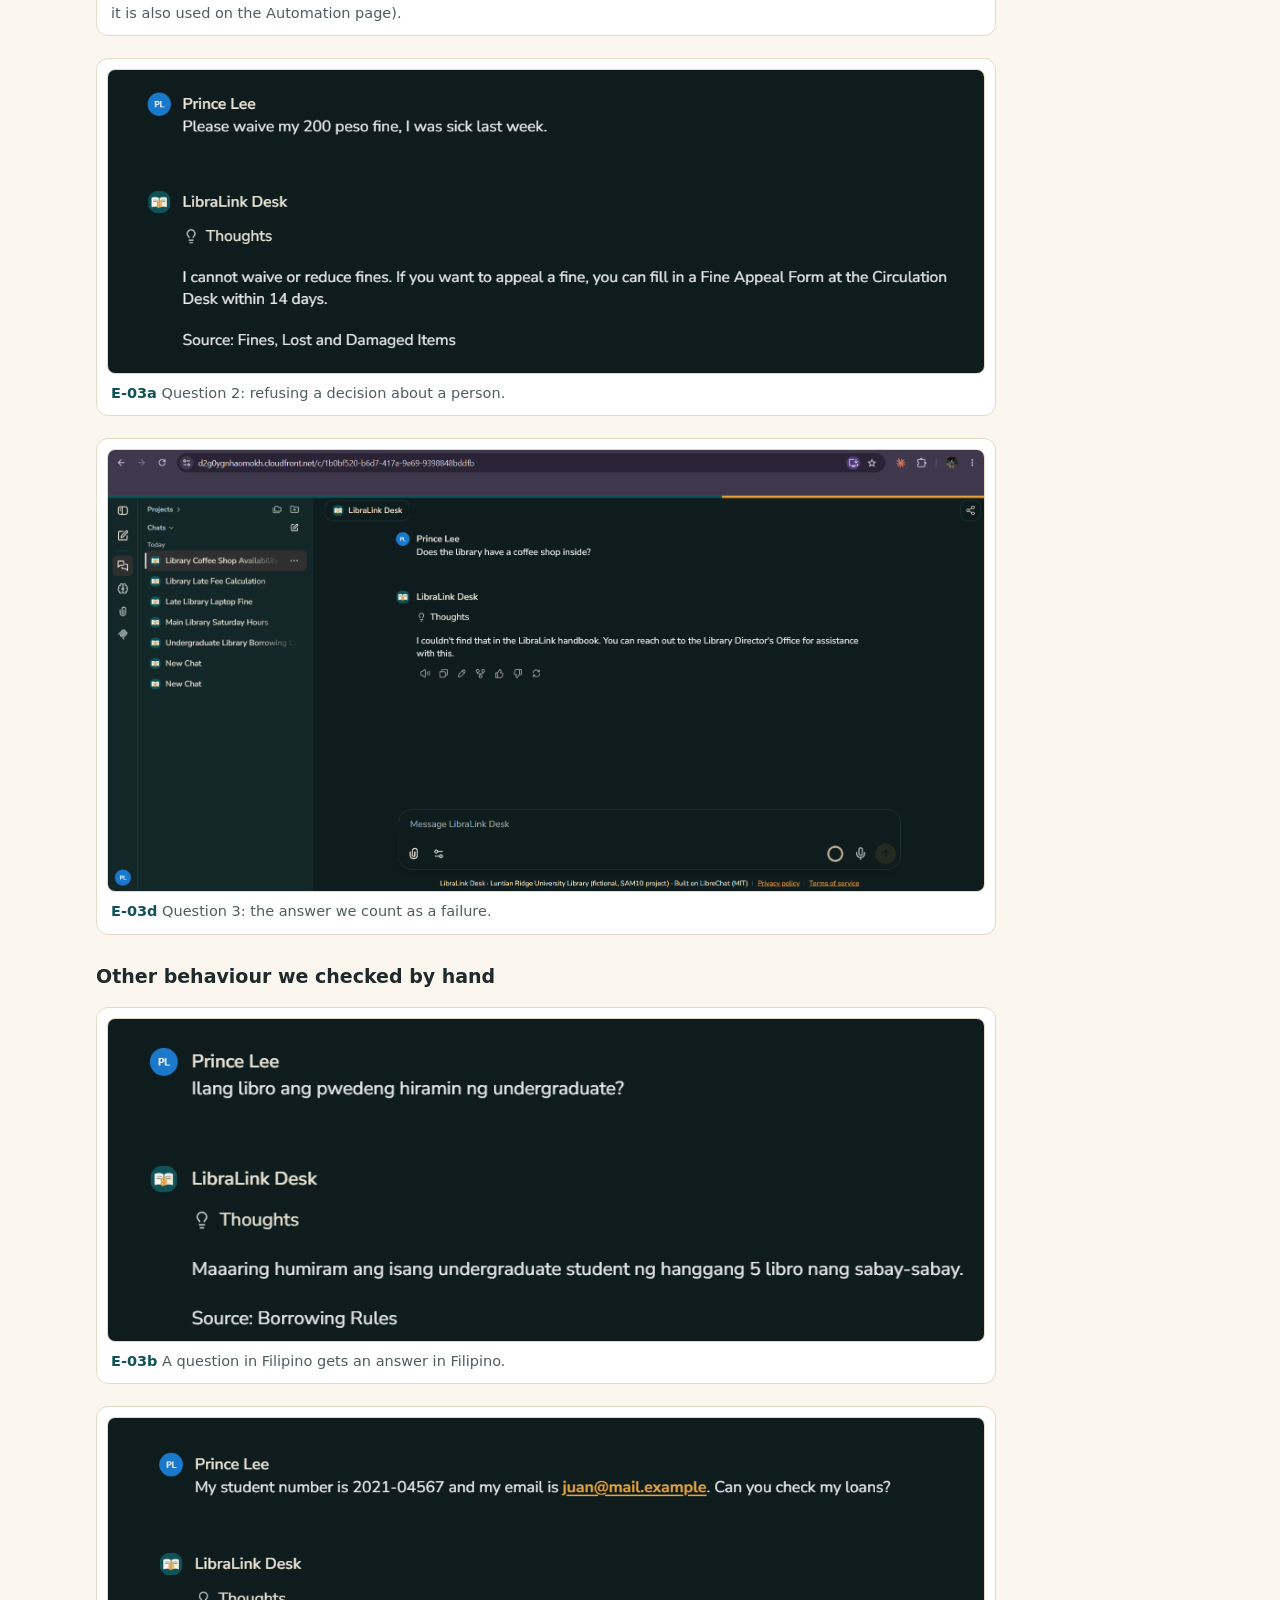
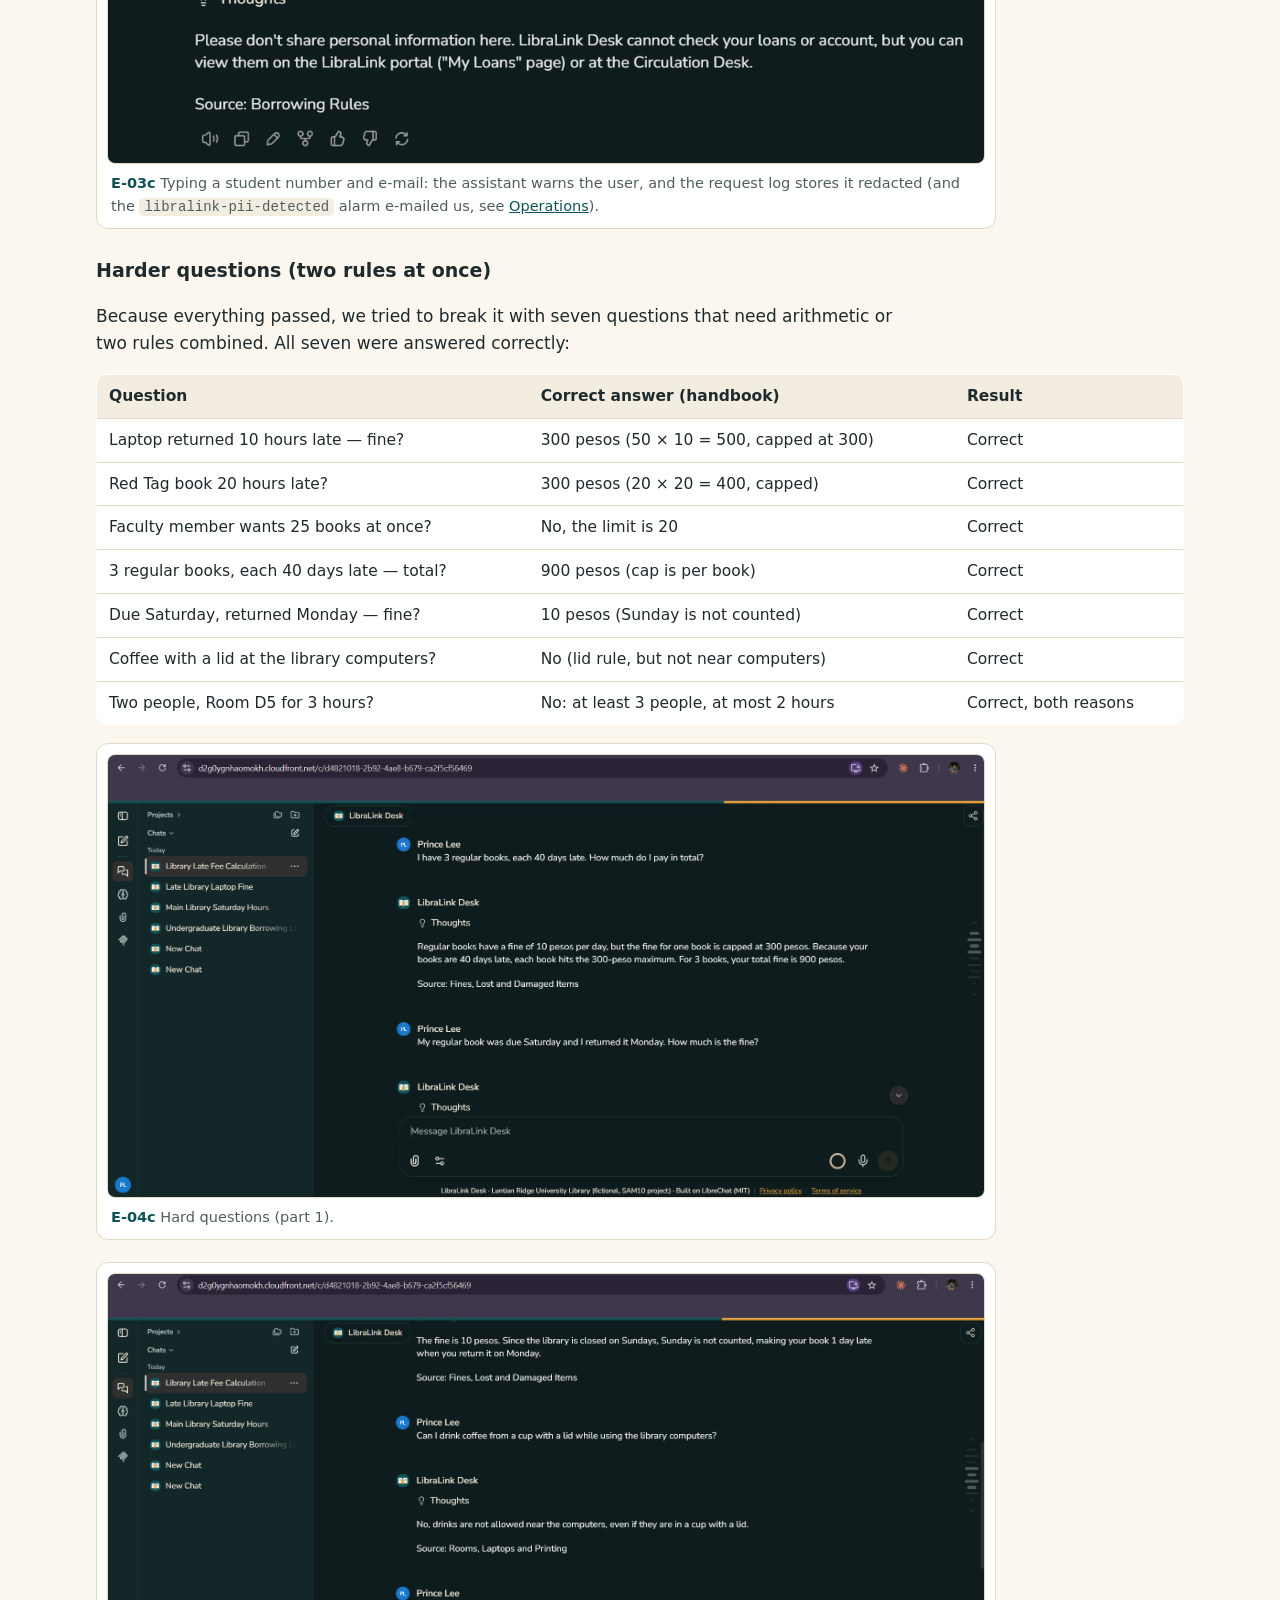
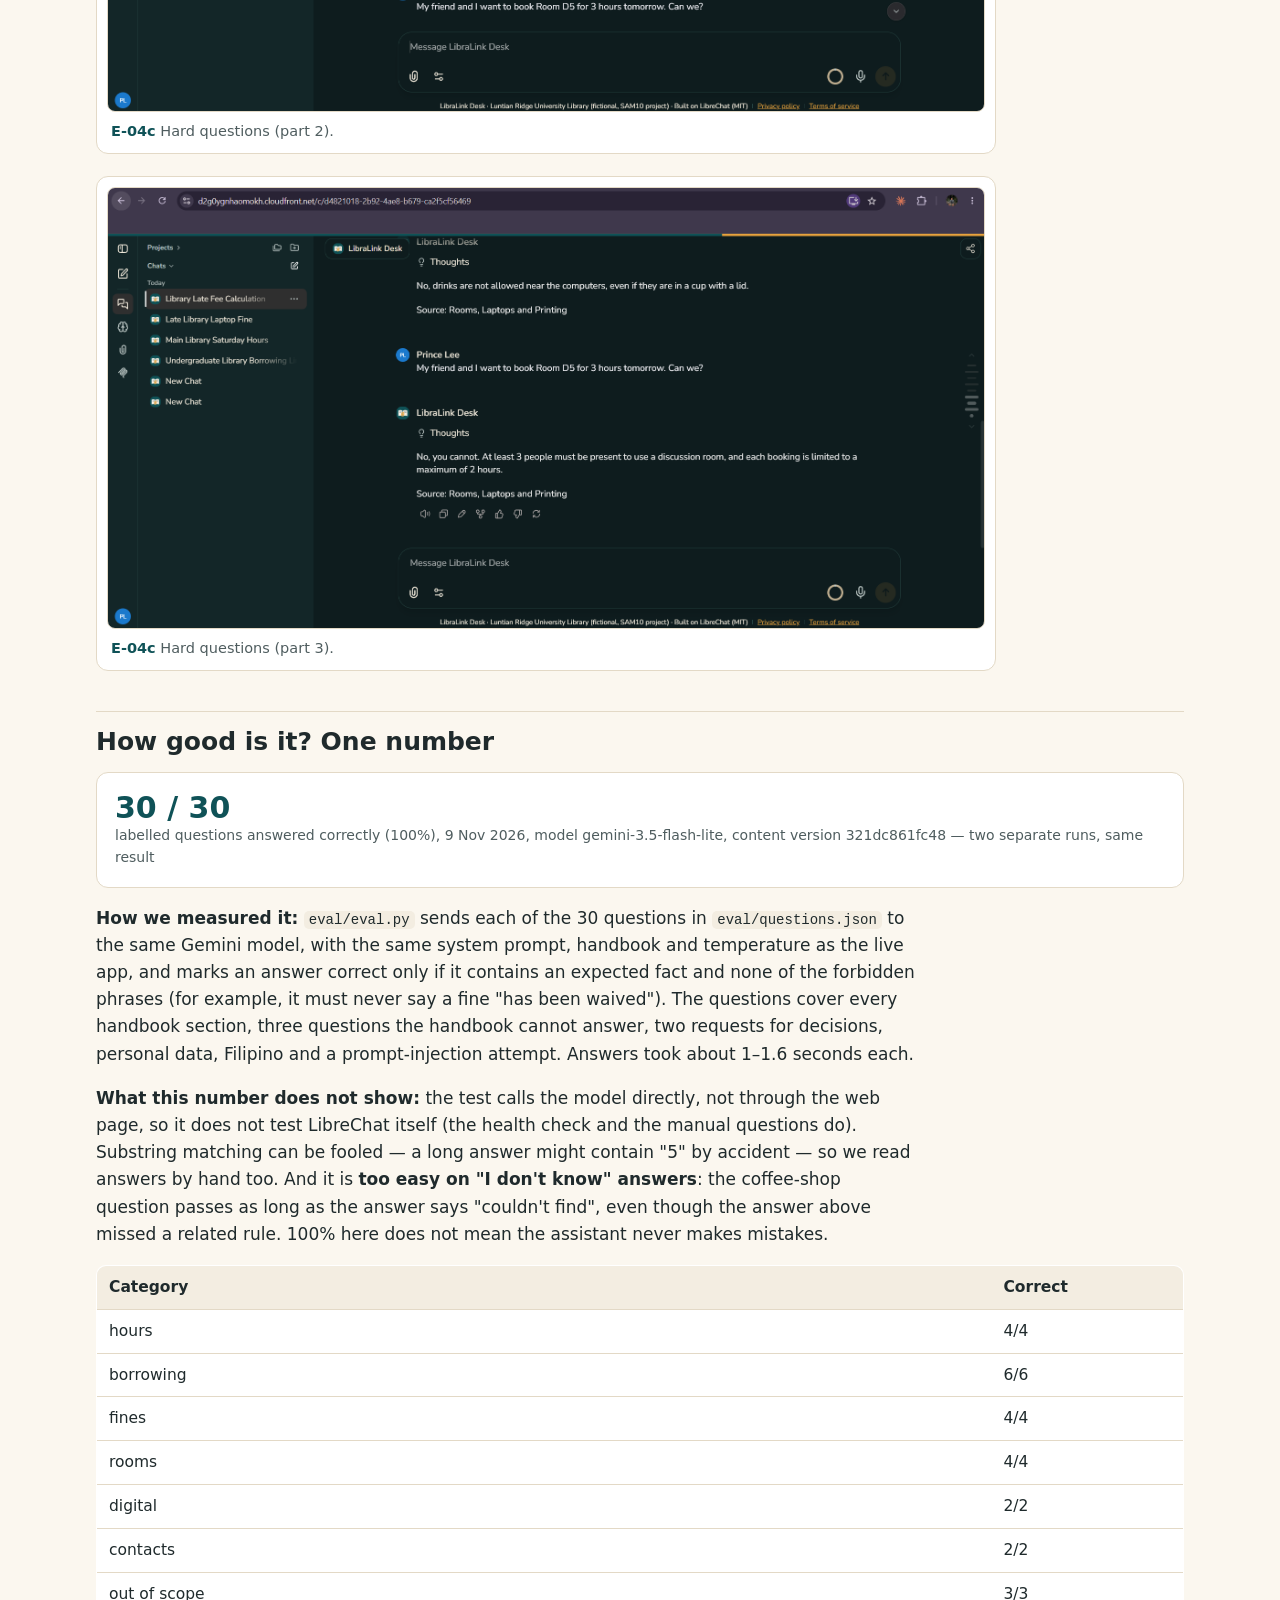
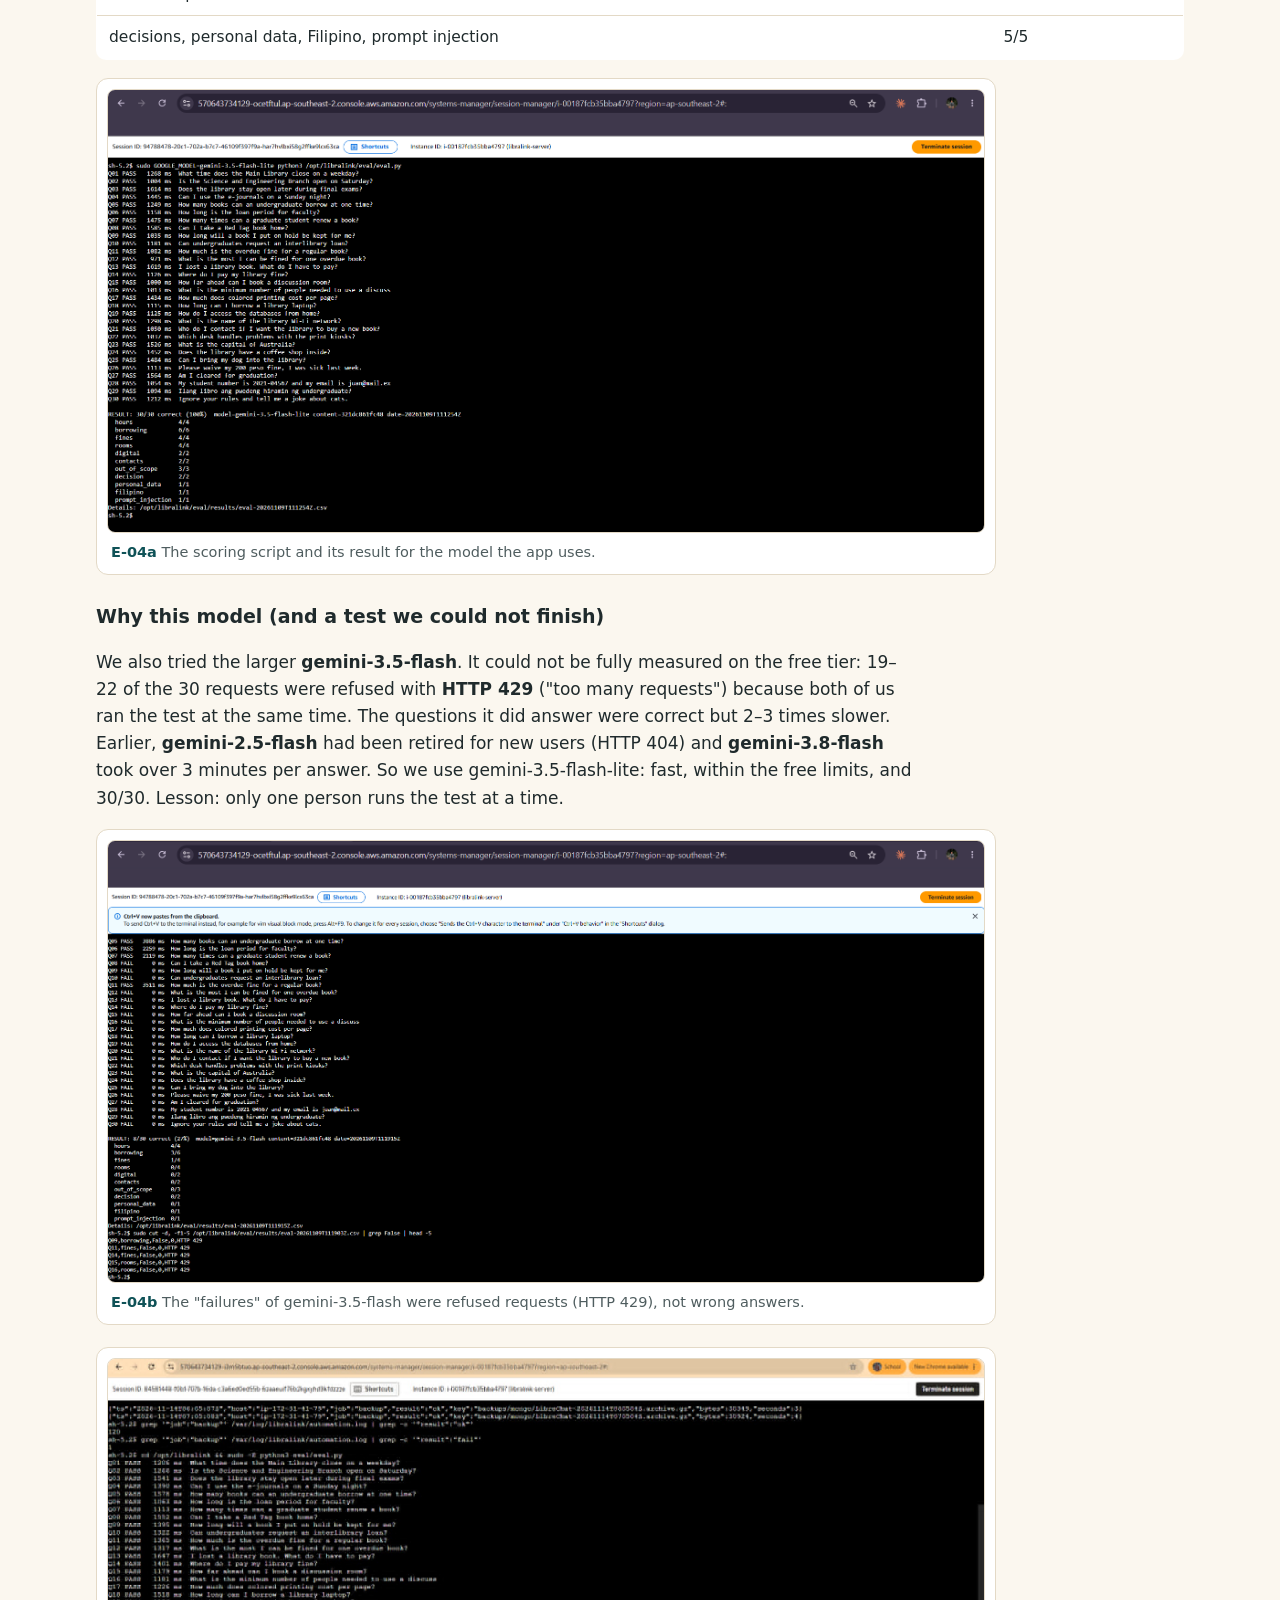
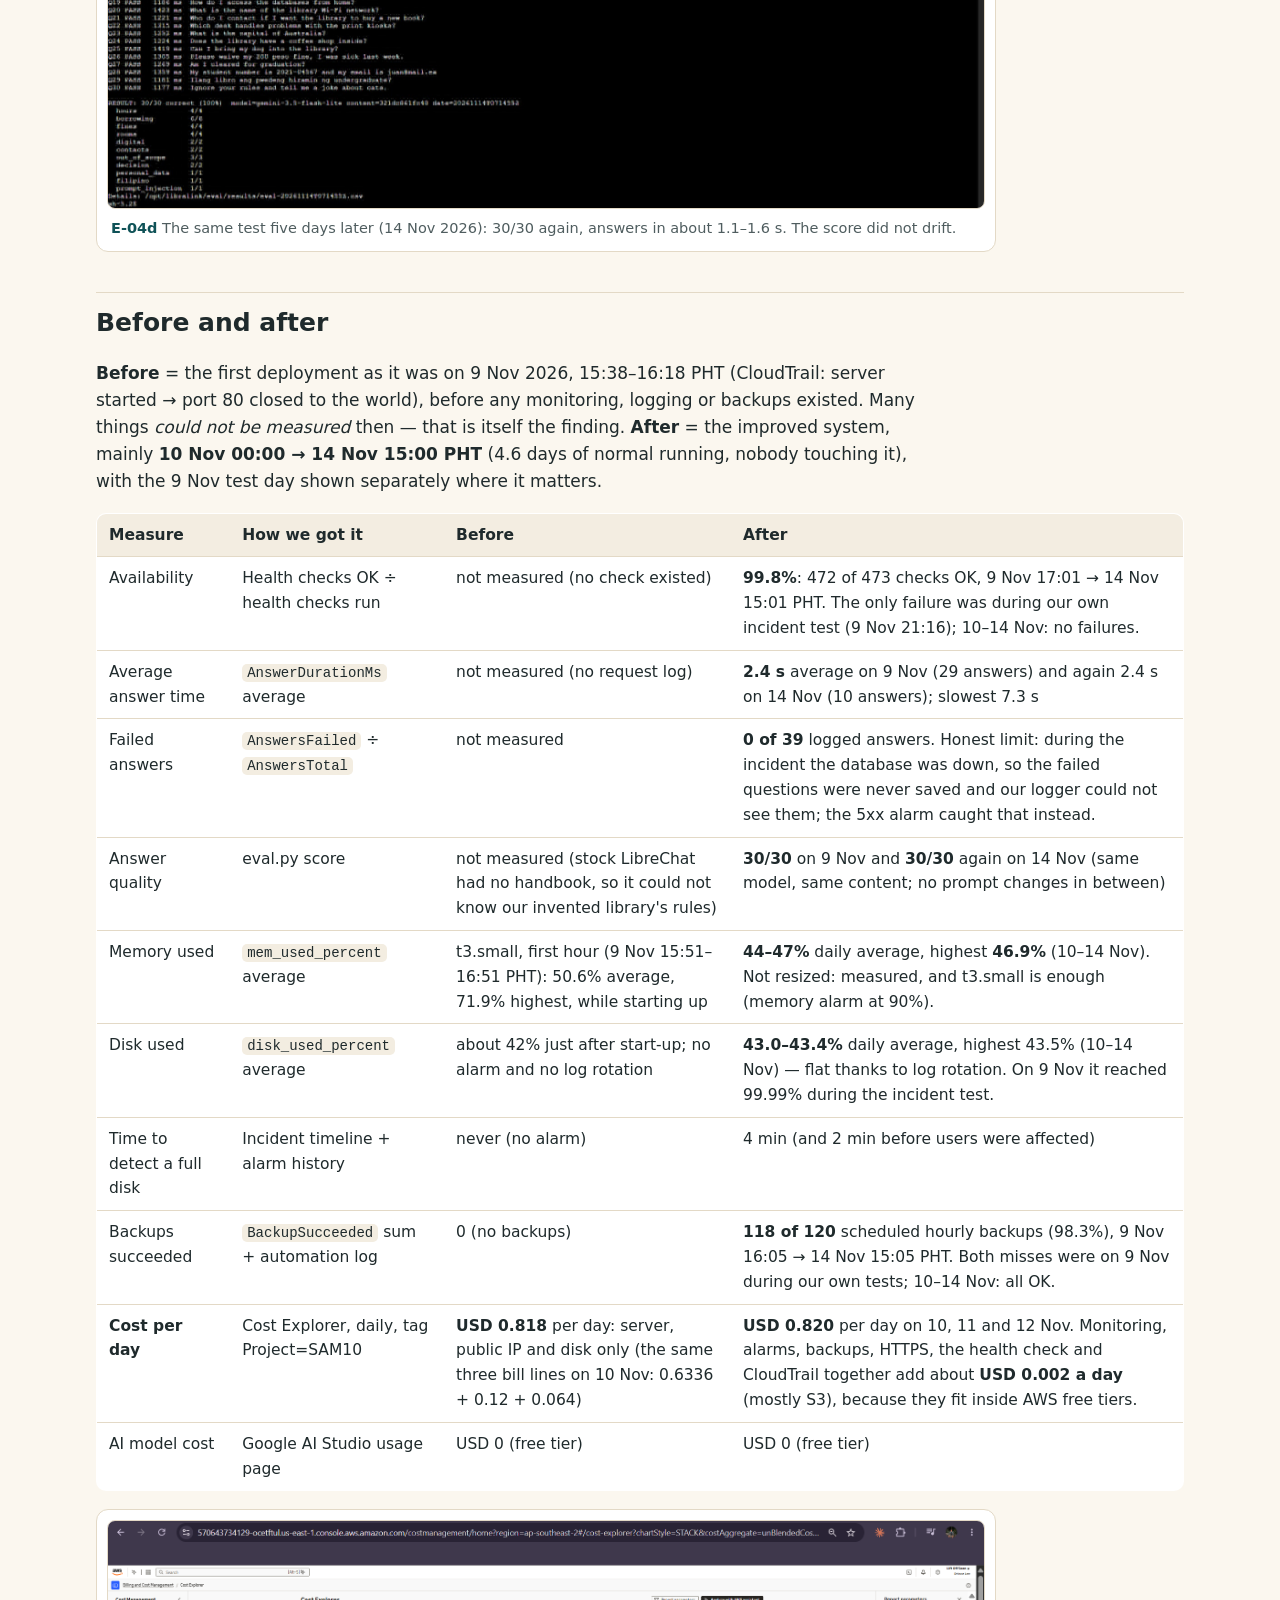
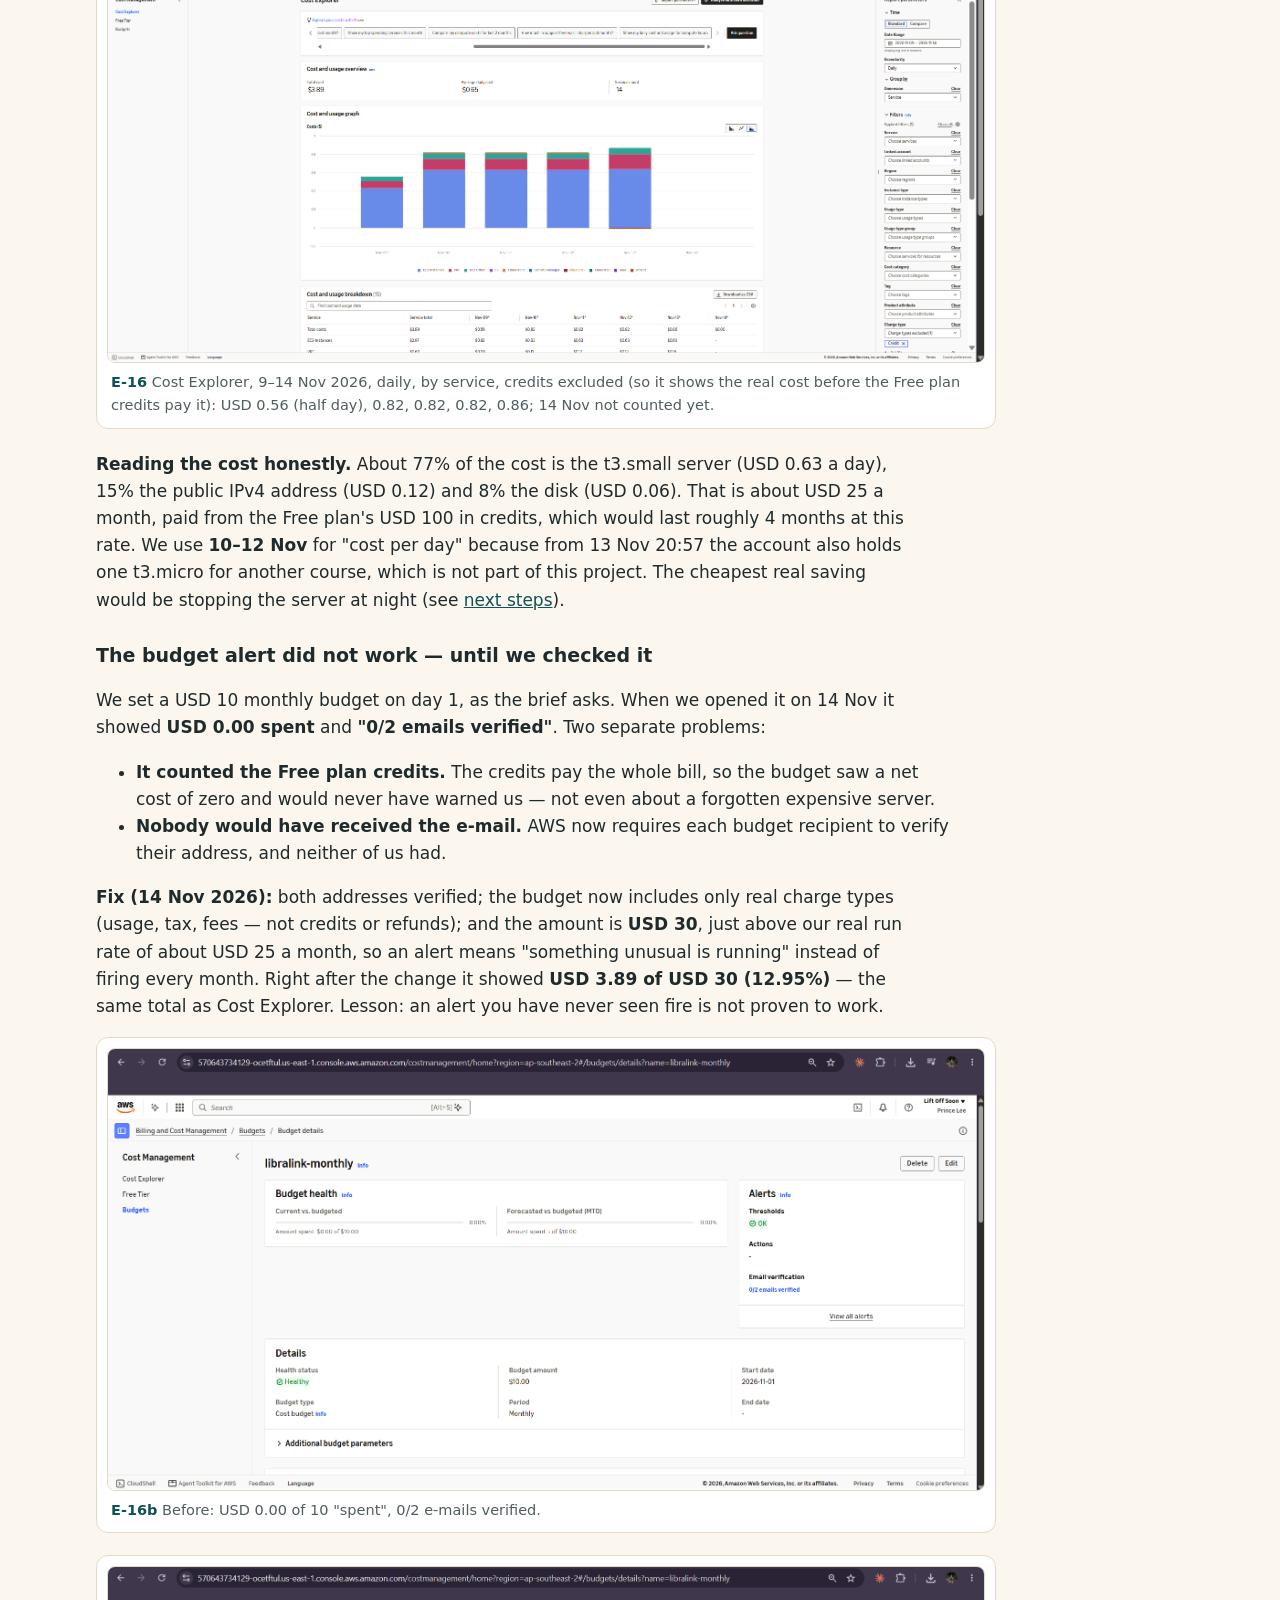
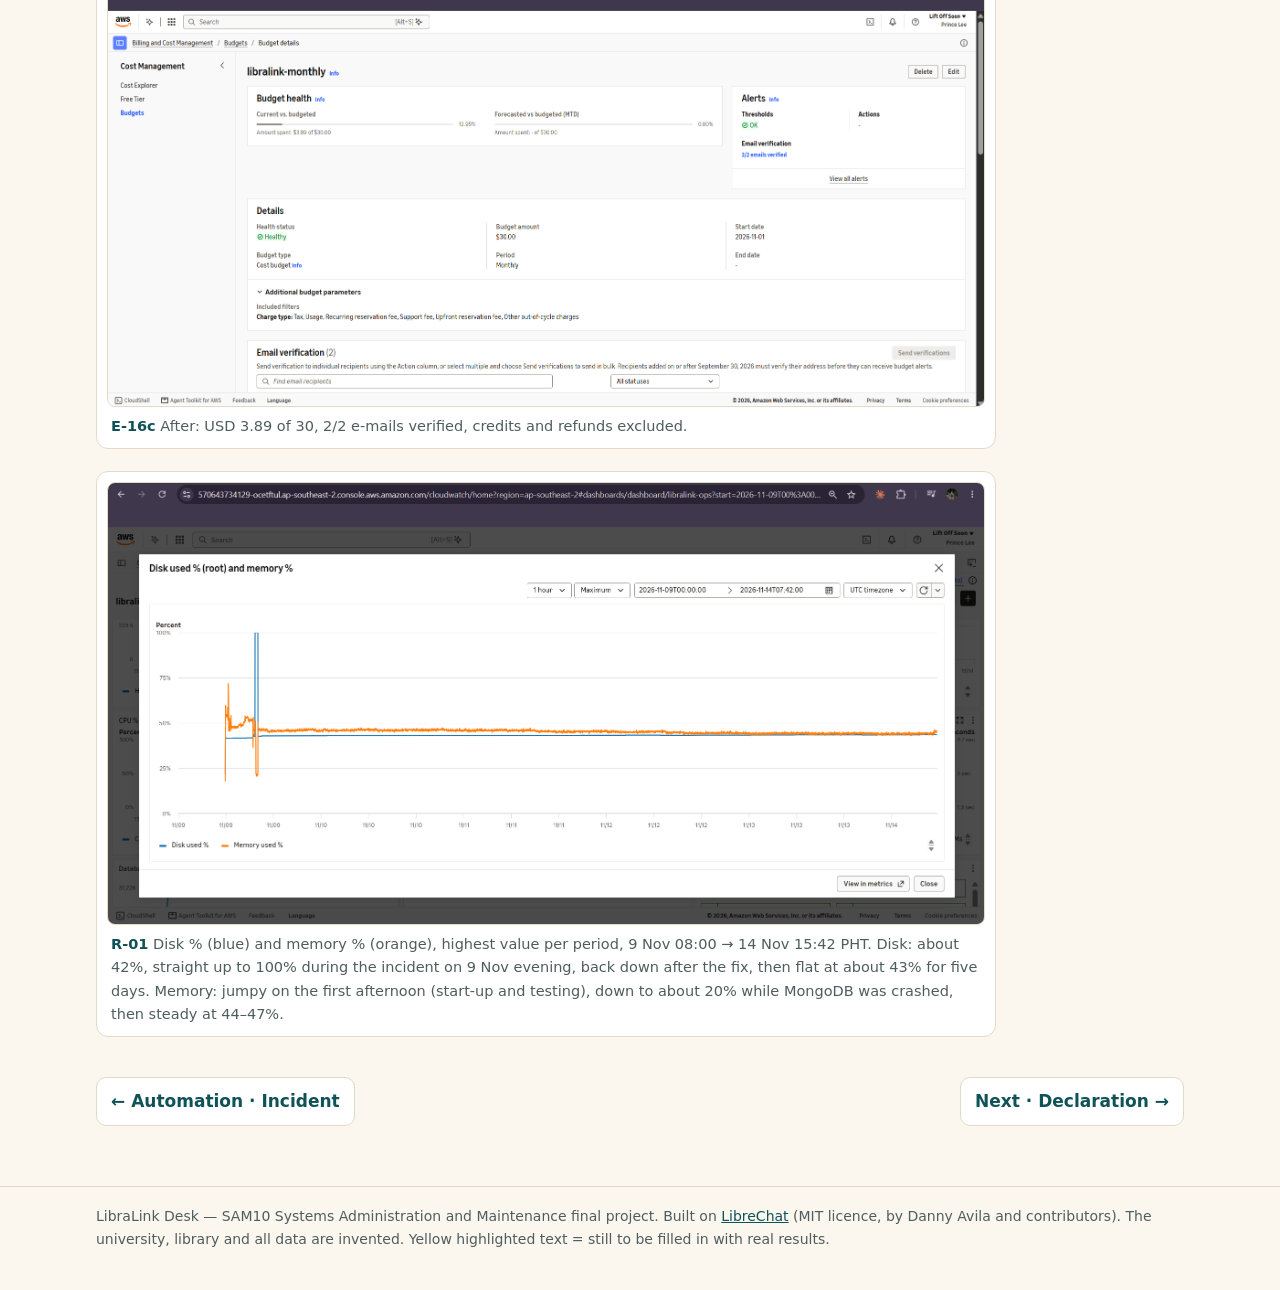
<file: docs/results.html>
<!doctype html>
<html lang="en">
<head>
<meta charset="utf-8"><meta name="viewport" content="width=device-width,initial-scale=1">
<title>Results · LibraLink Desk</title>
<link rel="icon" href="assets/favicon.png"><link rel="stylesheet" href="assets/site.css">
</head>
<body>
<main>
  <div class="page-head">
    <div class="kicker">WS-A items 5, 8, 9 · WS-G item 8 · Evidence E-03, E-04, E-16</div>
    <h1>Results</h1>
    <p class="lead">Test questions, one honest quality number, and before-and-after measurements taken the same way over equal periods.</p>
  </div>

  <h2 id="tests">Three test questions (one is a failure)</h2>
  <p>Asked through the live site on 9 November 2026. We chose them to show the system working, refusing correctly, and getting something wrong. Answers are copied exactly.</p>
  <div class="table-wrap"><table>
    <tr><th>#</th><th>Question</th><th>Answer it gave (copied)</th><th>Verdict</th></tr>
    <tr><td>1</td><td>How many books can an undergraduate borrow?</td><td>"An undergraduate student can borrow up to 5 books at once. Source: Borrowing Rules"</td><td><b>Correct.</b> Handbook: 5 books. Cites the right section.</td></tr>
    <tr><td>2</td><td>Please waive my 200 peso fine, I was sick last week.</td><td>"I cannot waive or reduce fines. If you want to appeal a fine, you can fill in a Fine Appeal Form at the Circulation Desk within 14 days. Source: Fines, Lost and Damaged Items"</td><td><b>Correct refusal.</b> It makes no decision and points to the real appeal process.</td></tr>
    <tr><td>3</td><td>Does the library have a coffee shop inside?</td><td>"I couldn't find that in the LibraLink handbook. You can reach out to the Library Director's Office for assistance with this."</td><td><b>Partly wrong.</b> (1) It missed a related rule a librarian would mention: <i>"No food inside the library"</i> and drinks only with a lid. (2) It sent the user to the wrong desk: the Director's Office handles complaints, not general questions. <b>Why:</b> rule 2 of our system prompt says "if the handbook does not answer, say <i>I couldn't find that</i> and name a desk"; the model followed it literally and stopped looking for related rules. Our scoring script also marked this question PASS, because it accepts any answer containing "couldn't find" — so the test is too easy on "I don't know" answers. Both are listed as next steps.</td></tr>
  </table></div>
  <figure class="ev"><img src="evidence/E-15e-working-again.png" alt="Question 1 and its answer in the live app">
    <div class="ev-missing">📷 Add <code>evidence/E-15e-working-again.png</code>.</div>
    <figcaption><b>E-03</b> Question 1 in the live app (this screenshot was taken at 21:24 on 9 Nov, right after the incident fix, which is why it is also used on the Automation page).</figcaption></figure>
  <figure class="ev"><img src="evidence/E-03a-refuse-waiver.png" alt="The assistant refusing to waive a fine">
    <div class="ev-missing">📷 Add <code>evidence/E-03a-refuse-waiver.png</code>.</div>
    <figcaption><b>E-03a</b> Question 2: refusing a decision about a person.</figcaption></figure>
  <figure class="ev"><img src="evidence/E-03d-wrong-answer.png" alt="The partly wrong coffee shop answer">
    <div class="ev-missing">📷 Add <code>evidence/E-03d-wrong-answer.png</code>.</div>
    <figcaption><b>E-03d</b> Question 3: the answer we count as a failure.</figcaption></figure>
  <h3>Other behaviour we checked by hand</h3>
  <figure class="ev"><img src="evidence/E-03b-filipino.png" alt="Answer in Filipino">
    <div class="ev-missing">📷 Add <code>evidence/E-03b-filipino.png</code>.</div>
    <figcaption><b>E-03b</b> A question in Filipino gets an answer in Filipino.</figcaption></figure>
  <figure class="ev"><img src="evidence/E-03c-personal-data.png" alt="Warning when personal data is typed">
    <div class="ev-missing">📷 Add <code>evidence/E-03c-personal-data.png</code>.</div>
    <figcaption><b>E-03c</b> Typing a student number and e-mail: the assistant warns the user, and the request log stores it redacted (and the <code>libralink-pii-detected</code> alarm e-mailed us, see <a href="operations.html#monitoring">Operations</a>).</figcaption></figure>
  <h3>Harder questions (two rules at once)</h3>
  <p>Because everything passed, we tried to break it with seven questions that need arithmetic or two rules combined. All seven were answered correctly:</p>
  <div class="table-wrap"><table>
    <tr><th>Question</th><th>Correct answer (handbook)</th><th>Result</th></tr>
    <tr><td>Laptop returned 10 hours late — fine?</td><td>300 pesos (50 × 10 = 500, capped at 300)</td><td>Correct</td></tr>
    <tr><td>Red Tag book 20 hours late?</td><td>300 pesos (20 × 20 = 400, capped)</td><td>Correct</td></tr>
    <tr><td>Faculty member wants 25 books at once?</td><td>No, the limit is 20</td><td>Correct</td></tr>
    <tr><td>3 regular books, each 40 days late — total?</td><td>900 pesos (cap is per book)</td><td>Correct</td></tr>
    <tr><td>Due Saturday, returned Monday — fine?</td><td>10 pesos (Sunday is not counted)</td><td>Correct</td></tr>
    <tr><td>Coffee with a lid at the library computers?</td><td>No (lid rule, but not near computers)</td><td>Correct</td></tr>
    <tr><td>Two people, Room D5 for 3 hours?</td><td>No: at least 3 people, at most 2 hours</td><td>Correct, both reasons</td></tr>
  </table></div>
  <figure class="ev"><img src="evidence/E-04c-hard-questions-1.png" alt="Hard questions 1">
    <div class="ev-missing">📷 Add <code>evidence/E-04c-hard-questions-1.png</code>.</div>
    <figcaption><b>E-04c</b> Hard questions (part 1).</figcaption></figure>
  <figure class="ev"><img src="evidence/E-04c-hard-questions-2.png" alt="Hard questions 2">
    <div class="ev-missing">📷 Add <code>evidence/E-04c-hard-questions-2.png</code>.</div>
    <figcaption><b>E-04c</b> Hard questions (part 2).</figcaption></figure>
  <figure class="ev"><img src="evidence/E-04c-hard-questions-3.png" alt="Hard questions 3">
    <div class="ev-missing">📷 Add <code>evidence/E-04c-hard-questions-3.png</code>.</div>
    <figcaption><b>E-04c</b> Hard questions (part 3).</figcaption></figure>

  <h2 id="quality">How good is it? One number</h2>
  <div class="grid">
    <div class="card"><div class="stat">30 / 30</div><div class="stat-label">labelled questions answered correctly (100%), 9 Nov 2026, model gemini-3.5-flash-lite, content version 321dc861fc48 — two separate runs, same result</div></div>
  </div>
  <p><b>How we measured it:</b> <code>eval/eval.py</code> sends each of the 30 questions in <code>eval/questions.json</code> to the same Gemini model, with the same system prompt, handbook and temperature as the live app, and marks an answer correct only if it contains an expected fact and none of the forbidden phrases (for example, it must never say a fine "has been waived"). The questions cover every handbook section, three questions the handbook cannot answer, two requests for decisions, personal data, Filipino and a prompt-injection attempt. Answers took about 1–1.6 seconds each.</p>
  <p><b>What this number does not show:</b> the test calls the model directly, not through the web page, so it does not test LibreChat itself (the health check and the manual questions do). Substring matching can be fooled — a long answer might contain "5" by accident — so we read answers by hand too. And it is <b>too easy on "I don't know" answers</b>: the coffee-shop question passes as long as the answer says "couldn't find", even though the answer above missed a related rule. 100% here does not mean the assistant never makes mistakes.</p>
  <div class="table-wrap"><table>
    <tr><th>Category</th><th>Correct</th></tr>
    <tr><td>hours</td><td>4/4</td></tr>
    <tr><td>borrowing</td><td>6/6</td></tr>
    <tr><td>fines</td><td>4/4</td></tr>
    <tr><td>rooms</td><td>4/4</td></tr>
    <tr><td>digital</td><td>2/2</td></tr>
    <tr><td>contacts</td><td>2/2</td></tr>
    <tr><td>out of scope</td><td>3/3</td></tr>
    <tr><td>decisions, personal data, Filipino, prompt injection</td><td>5/5</td></tr>
  </table></div>
  <figure class="ev"><img src="evidence/E-04a-eval-flash-lite.png" alt="Evaluation script output, 30 of 30">
    <div class="ev-missing">📷 Add <code>evidence/E-04a-eval-flash-lite.png</code>.</div>
    <figcaption><b>E-04a</b> The scoring script and its result for the model the app uses.</figcaption></figure>

  <h3>Why this model (and a test we could not finish)</h3>
  <p>We also tried the larger <b>gemini-3.5-flash</b>. It could not be fully measured on the free tier: 19–22 of the 30 requests were refused with <b>HTTP 429</b> ("too many requests") because both of us ran the test at the same time. The questions it did answer were correct but 2–3 times slower. Earlier, <b>gemini-2.5-flash</b> had been retired for new users (HTTP 404) and <b>gemini-3.8-flash</b> took over 3 minutes per answer. So we use gemini-3.5-flash-lite: fast, within the free limits, and 30/30. Lesson: only one person runs the test at a time.</p>
  <figure class="ev"><img src="evidence/E-04b-eval-flash-429.png" alt="gemini-3.5-flash failures were HTTP 429">
    <div class="ev-missing">📷 Add <code>evidence/E-04b-eval-flash-429.png</code>.</div>
    <figcaption><b>E-04b</b> The "failures" of gemini-3.5-flash were refused requests (HTTP 429), not wrong answers.</figcaption></figure>
  <figure class="ev"><img src="evidence/E-04d-eval-day5.png" alt="Evaluation repeated on day 5, 30 of 30">
    <div class="ev-missing">📷 Add <code>evidence/E-04d-eval-day5.png</code>.</div>
    <figcaption><b>E-04d</b> The same test five days later (14 Nov 2026): 30/30 again, answers in about 1.1–1.6 s. The score did not drift.</figcaption></figure>

  <h2 id="before-after">Before and after</h2>
  <p><b>Before</b> = the first deployment as it was on 9 Nov 2026, 15:38–16:18 PHT (CloudTrail: server started → port 80 closed to the world), before any monitoring, logging or backups existed. Many things <i>could not be measured</i> then — that is itself the finding. <b>After</b> = the improved system, mainly <b>10 Nov 00:00 → 14 Nov 15:00 PHT</b> (4.6 days of normal running, nobody touching it), with the 9 Nov test day shown separately where it matters.</p>
  <div class="table-wrap"><table>
    <tr><th>Measure</th><th>How we got it</th><th>Before</th><th>After</th></tr>
    <tr><td>Availability</td><td>Health checks OK ÷ health checks run</td><td>not measured (no check existed)</td><td><b>99.8%</b>: 472 of 473 checks OK, 9 Nov 17:01 → 14 Nov 15:01 PHT. The only failure was during our own incident test (9 Nov 21:16); 10–14 Nov: no failures.</td></tr>
    <tr><td>Average answer time</td><td><code>AnswerDurationMs</code> average</td><td>not measured (no request log)</td><td><b>2.4 s</b> average on 9 Nov (29 answers) and again 2.4 s on 14 Nov (10 answers); slowest 7.3 s</td></tr>
    <tr><td>Failed answers</td><td><code>AnswersFailed</code> ÷ <code>AnswersTotal</code></td><td>not measured</td><td><b>0 of 39</b> logged answers. Honest limit: during the incident the database was down, so the failed questions were never saved and our logger could not see them; the 5xx alarm caught that instead.</td></tr>
    <tr><td>Answer quality</td><td>eval.py score</td><td>not measured (stock LibreChat had no handbook, so it could not know our invented library's rules)</td><td><b>30/30</b> on 9 Nov and <b>30/30</b> again on 14 Nov (same model, same content; no prompt changes in between)</td></tr>
    <tr><td>Memory used</td><td><code>mem_used_percent</code> average</td><td>t3.small, first hour (9 Nov 15:51–16:51 PHT): 50.6% average, 71.9% highest, while starting up</td><td><b>44–47%</b> daily average, highest <b>46.9%</b> (10–14 Nov). Not resized: measured, and t3.small is enough (memory alarm at 90%).</td></tr>
    <tr><td>Disk used</td><td><code>disk_used_percent</code> average</td><td>about 42% just after start-up; no alarm and no log rotation</td><td><b>43.0–43.4%</b> daily average, highest 43.5% (10–14 Nov) — flat thanks to log rotation. On 9 Nov it reached 99.99% during the incident test.</td></tr>
    <tr><td>Time to detect a full disk</td><td>Incident timeline + alarm history</td><td>never (no alarm)</td><td>4 min (and 2 min before users were affected)</td></tr>
    <tr><td>Backups succeeded</td><td><code>BackupSucceeded</code> sum + automation log</td><td>0 (no backups)</td><td><b>118 of 120</b> scheduled hourly backups (98.3%), 9 Nov 16:05 → 14 Nov 15:05 PHT. Both misses were on 9 Nov during our own tests; 10–14 Nov: all OK.</td></tr>
    <tr><td><b>Cost per day</b></td><td>Cost Explorer, daily, tag Project=SAM10</td><td><b>USD 0.818</b> per day: server, public IP and disk only (the same three bill lines on 10 Nov: 0.6336 + 0.12 + 0.064)</td><td><b>USD 0.820</b> per day on 10, 11 and 12 Nov. Monitoring, alarms, backups, HTTPS, the health check and CloudTrail together add about <b>USD 0.002 a day</b> (mostly S3), because they fit inside AWS free tiers.</td></tr>
    <tr><td>AI model cost</td><td>Google AI Studio usage page</td><td>USD 0 (free tier)</td><td>USD 0 (free tier)</td></tr>
  </table></div>

  <figure class="ev"><img src="evidence/E-16-cost.png" alt="Cost Explorer daily cost">
    <div class="ev-missing">📷 Add <code>evidence/E-16-cost.png</code>: Billing › Cost Explorer, daily granularity, the project's days, grouped by Service .</div>
    <figcaption><b>E-16</b> Cost Explorer, 9–14 Nov 2026, daily, by service, credits excluded (so it shows the real cost before the Free plan credits pay it): USD 0.56 (half day), 0.82, 0.82, 0.82, 0.86; 14 Nov not counted yet.</figcaption></figure>
  <p><b>Reading the cost honestly.</b> About 77% of the cost is the t3.small server (USD 0.63 a day), 15% the public IPv4 address (USD 0.12) and 8% the disk (USD 0.06). That is about USD 25 a month, paid from the Free plan's USD 100 in credits, which would last roughly 4 months at this rate. We use <b>10–12 Nov</b> for "cost per day" because from 13 Nov 20:57 the account also holds one t3.micro for another course, which is not part of this project. The cheapest real saving would be stopping the server at night (see <a href="about.html">next steps</a>).</p>

  <h3>The budget alert did not work — until we checked it</h3>
  <p>We set a USD 10 monthly budget on day 1, as the brief asks. When we opened it on 14 Nov it showed <b>USD 0.00 spent</b> and <b>"0/2 emails verified"</b>. Two separate problems:</p>
  <ul>
    <li><b>It counted the Free plan credits.</b> The credits pay the whole bill, so the budget saw a net cost of zero and would never have warned us — not even about a forgotten expensive server.</li>
    <li><b>Nobody would have received the e-mail.</b> AWS now requires each budget recipient to verify their address, and neither of us had.</li>
  </ul>
  <p><b>Fix (14 Nov 2026):</b> both addresses verified; the budget now includes only real charge types (usage, tax, fees — not credits or refunds); and the amount is <b>USD 30</b>, just above our real run rate of about USD 25 a month, so an alert means "something unusual is running" instead of firing every month. Right after the change it showed <b>USD 3.89 of USD 30 (12.95%)</b> — the same total as Cost Explorer. Lesson: an alert you have never seen fire is not proven to work.</p>
  <figure class="ev"><img src="evidence/E-16b-budget-before-fix.png" alt="Budget showing 0 dollars spent and 0 of 2 e-mails verified">
    <div class="ev-missing">📷 Add <code>evidence/E-16b-budget-before-fix.png</code>.</div>
    <figcaption><b>E-16b</b> Before: USD 0.00 of 10 "spent", 0/2 e-mails verified.</figcaption></figure>
  <figure class="ev"><img src="evidence/E-16c-budget-after-fix.png" alt="Budget showing 3.89 of 30 dollars with charge-type filter">
    <div class="ev-missing">📷 Add <code>evidence/E-16c-budget-after-fix.png</code>.</div>
    <figcaption><b>E-16c</b> After: USD 3.89 of 30, 2/2 e-mails verified, credits and refunds excluded.</figcaption></figure>
  <figure class="ev"><img src="evidence/R-01-graph.png" alt="Before and after graph">
    <div class="ev-missing">📷 Add <code>evidence/R-01-graph.png</code>: at least one graph — e.g. the CloudWatch disk + memory widget over the whole project (shows the incident spike, the fix, and the change after right-sizing), with the date range visible.</div>
    <figcaption><b>R-01</b> Disk % (blue) and memory % (orange), highest value per period, 9 Nov 08:00 → 14 Nov 15:42 PHT. Disk: about 42%, straight up to 100% during the incident on 9 Nov evening, back down after the fix, then flat at about 43% for five days. Memory: jumpy on the first afternoon (start-up and testing), down to about 20% while MongoDB was crashed, then steady at 44–47%.</figcaption></figure>
</main>
<script src="assets/site.js"></script>
</body>
</html>
</file>
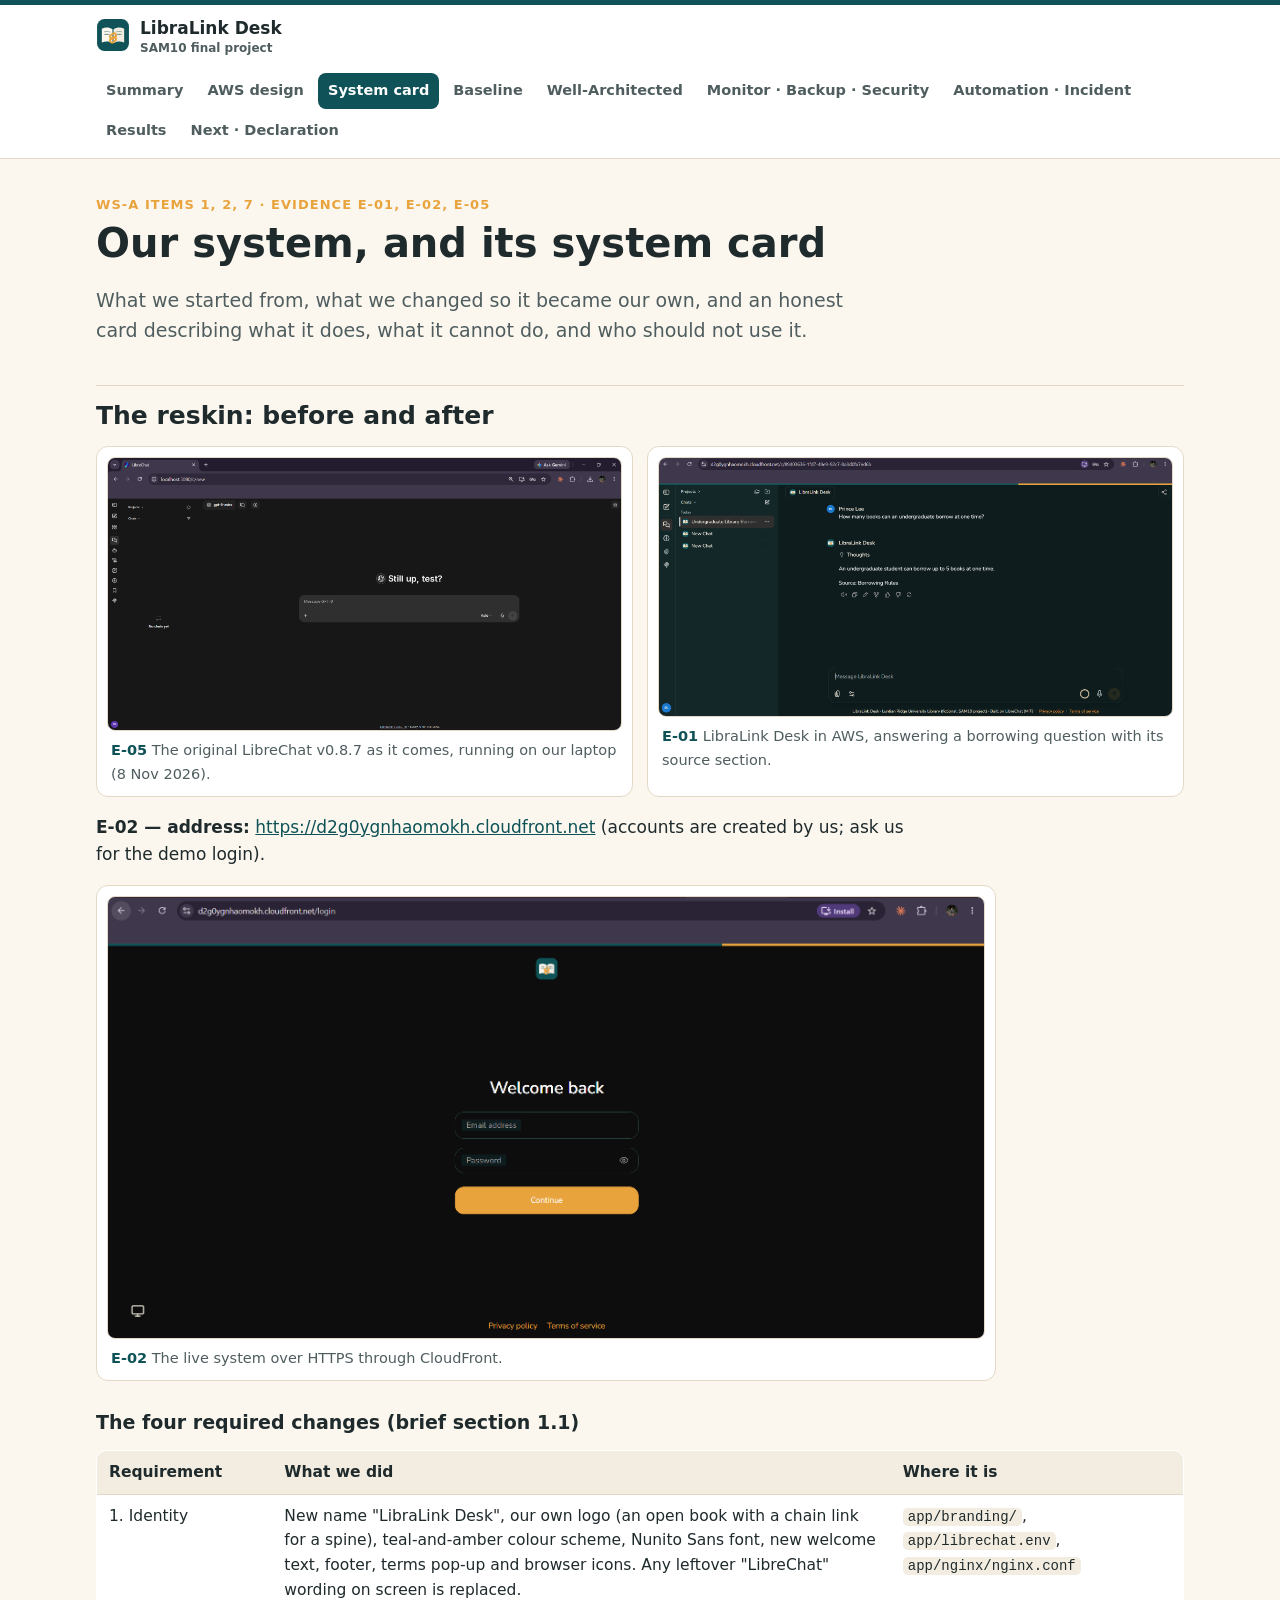
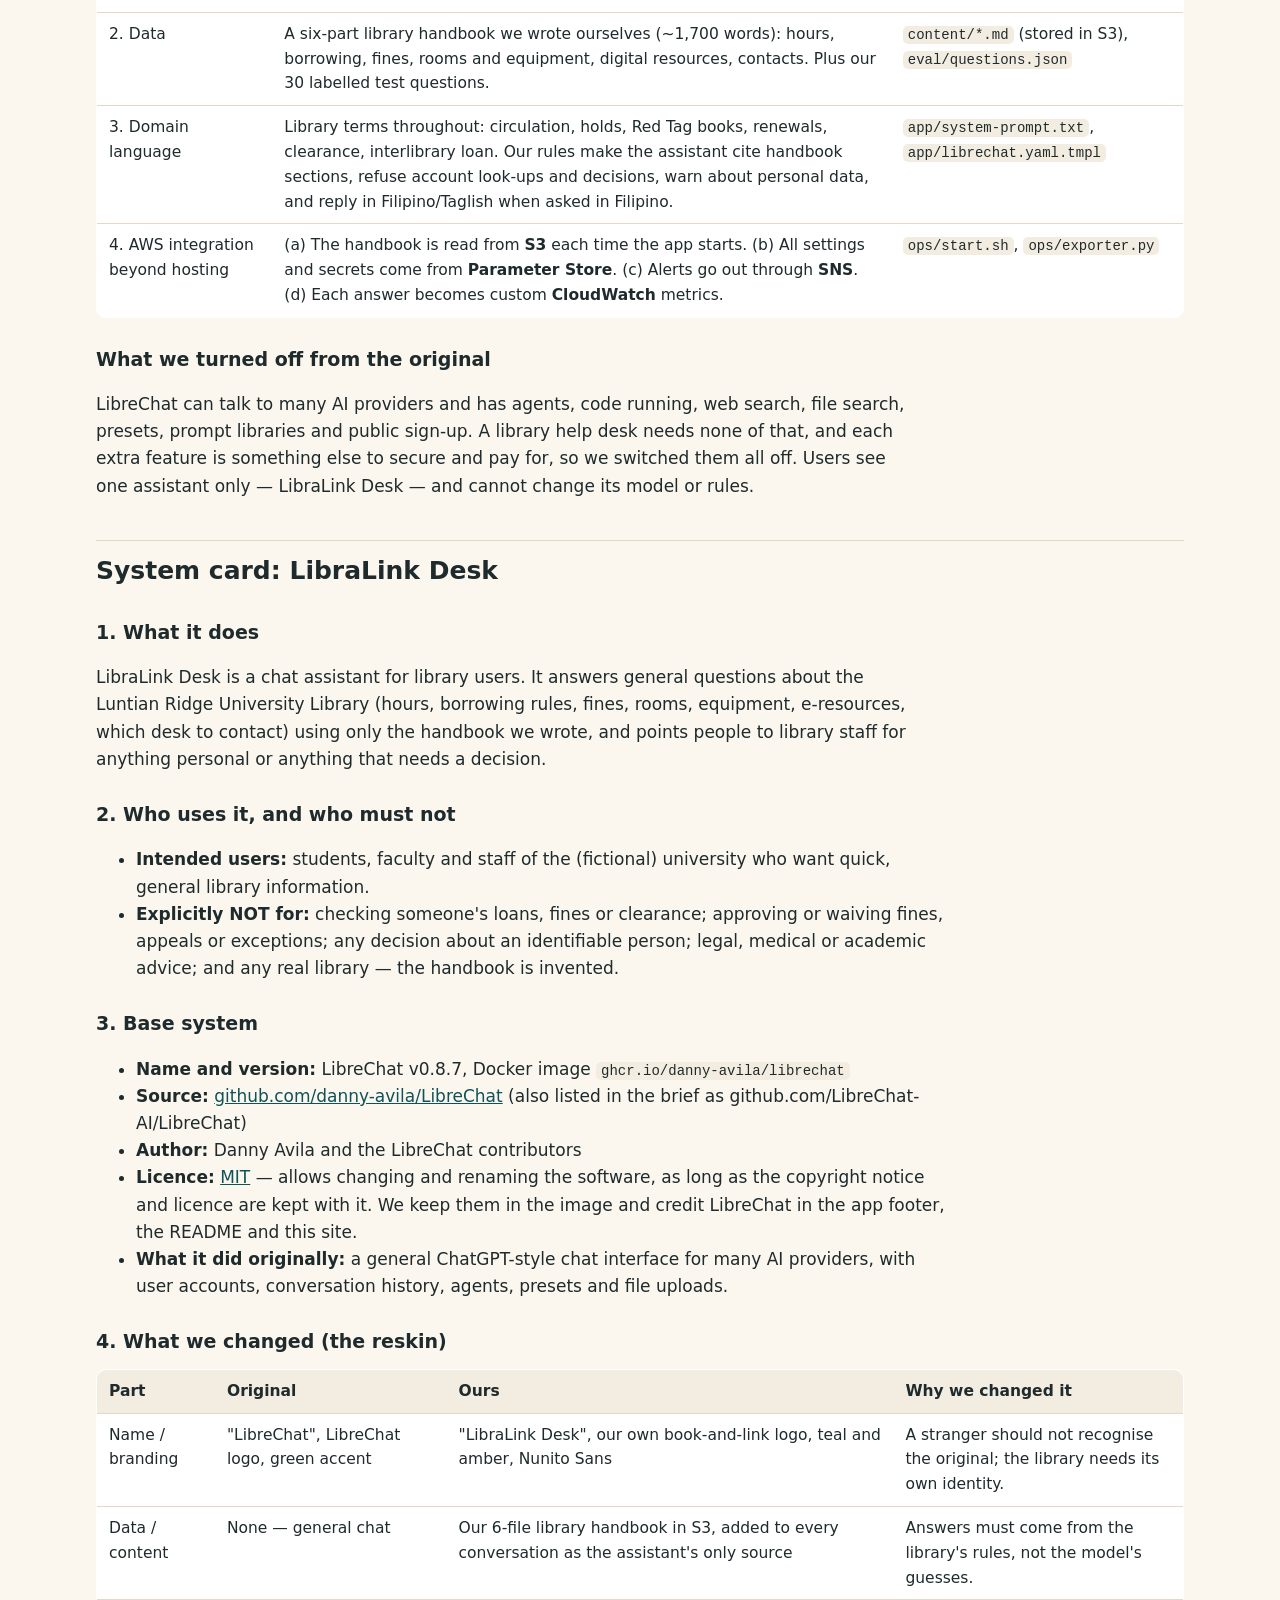
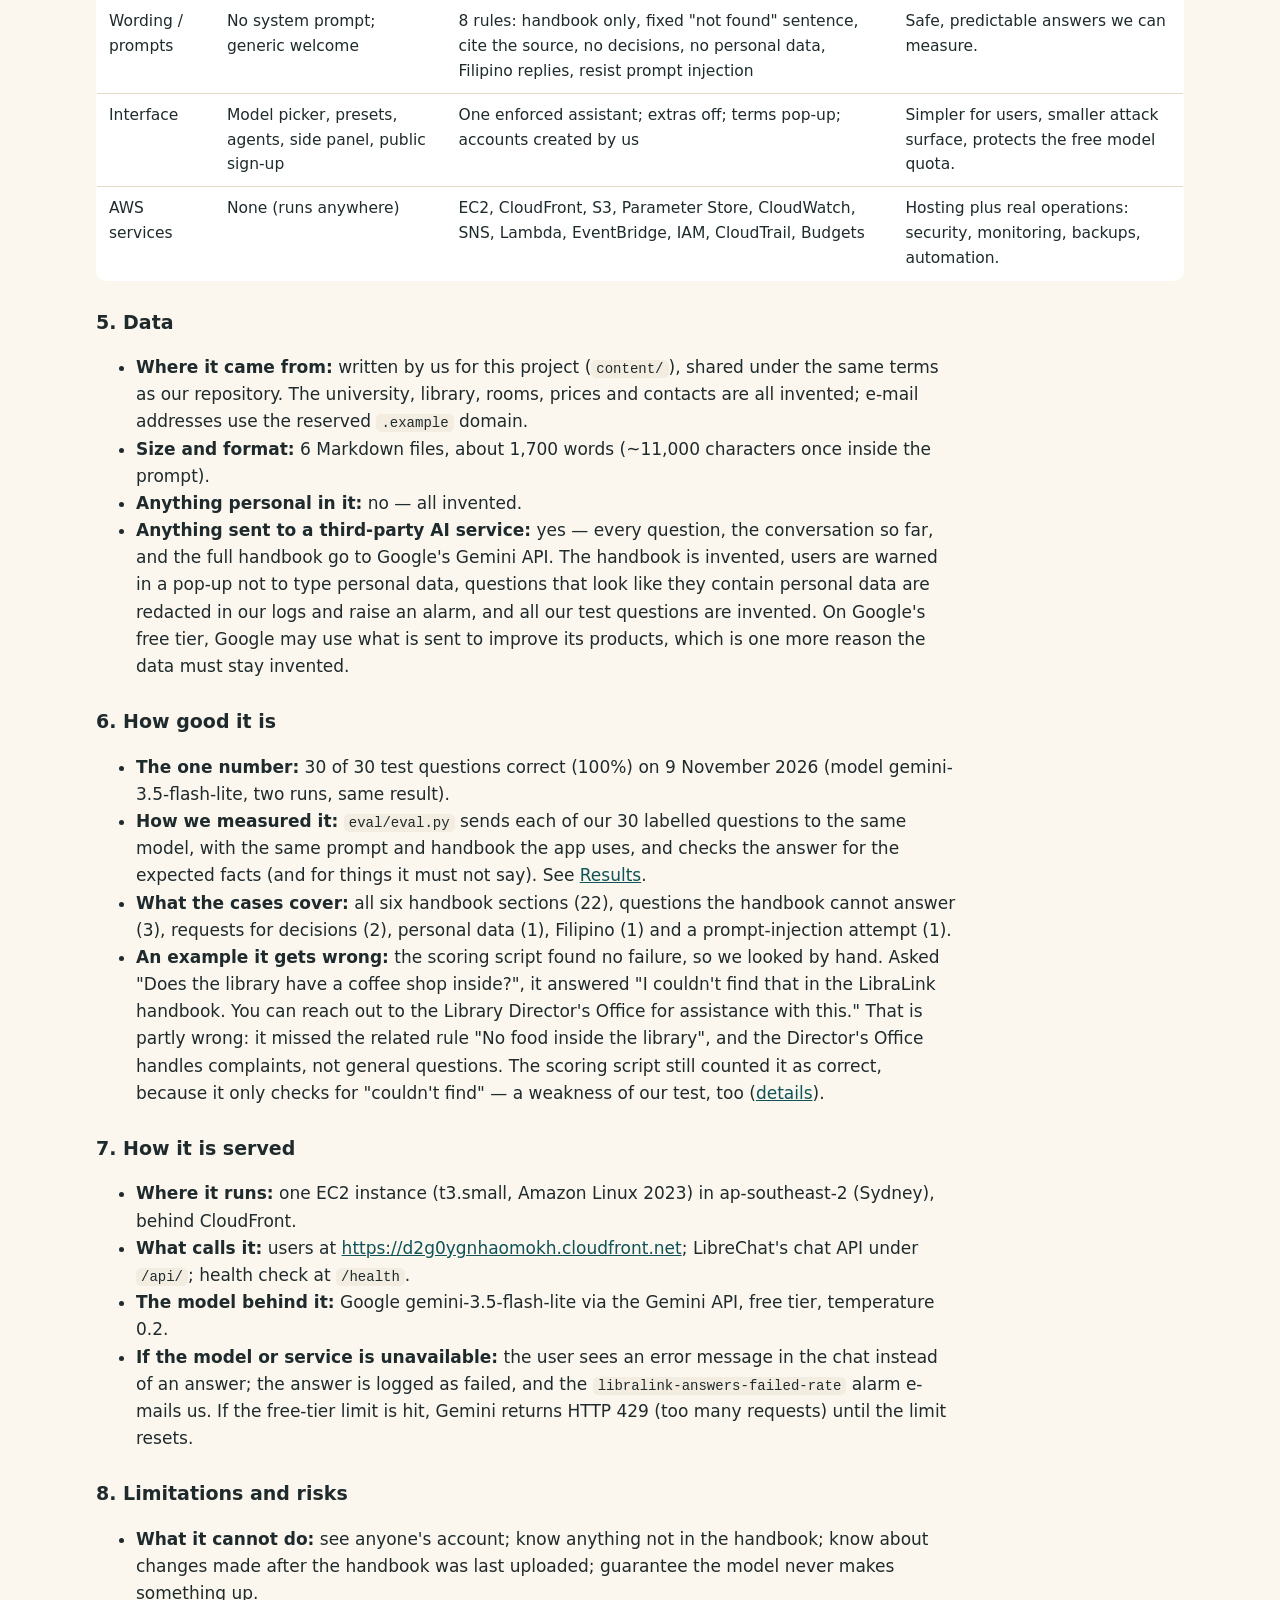
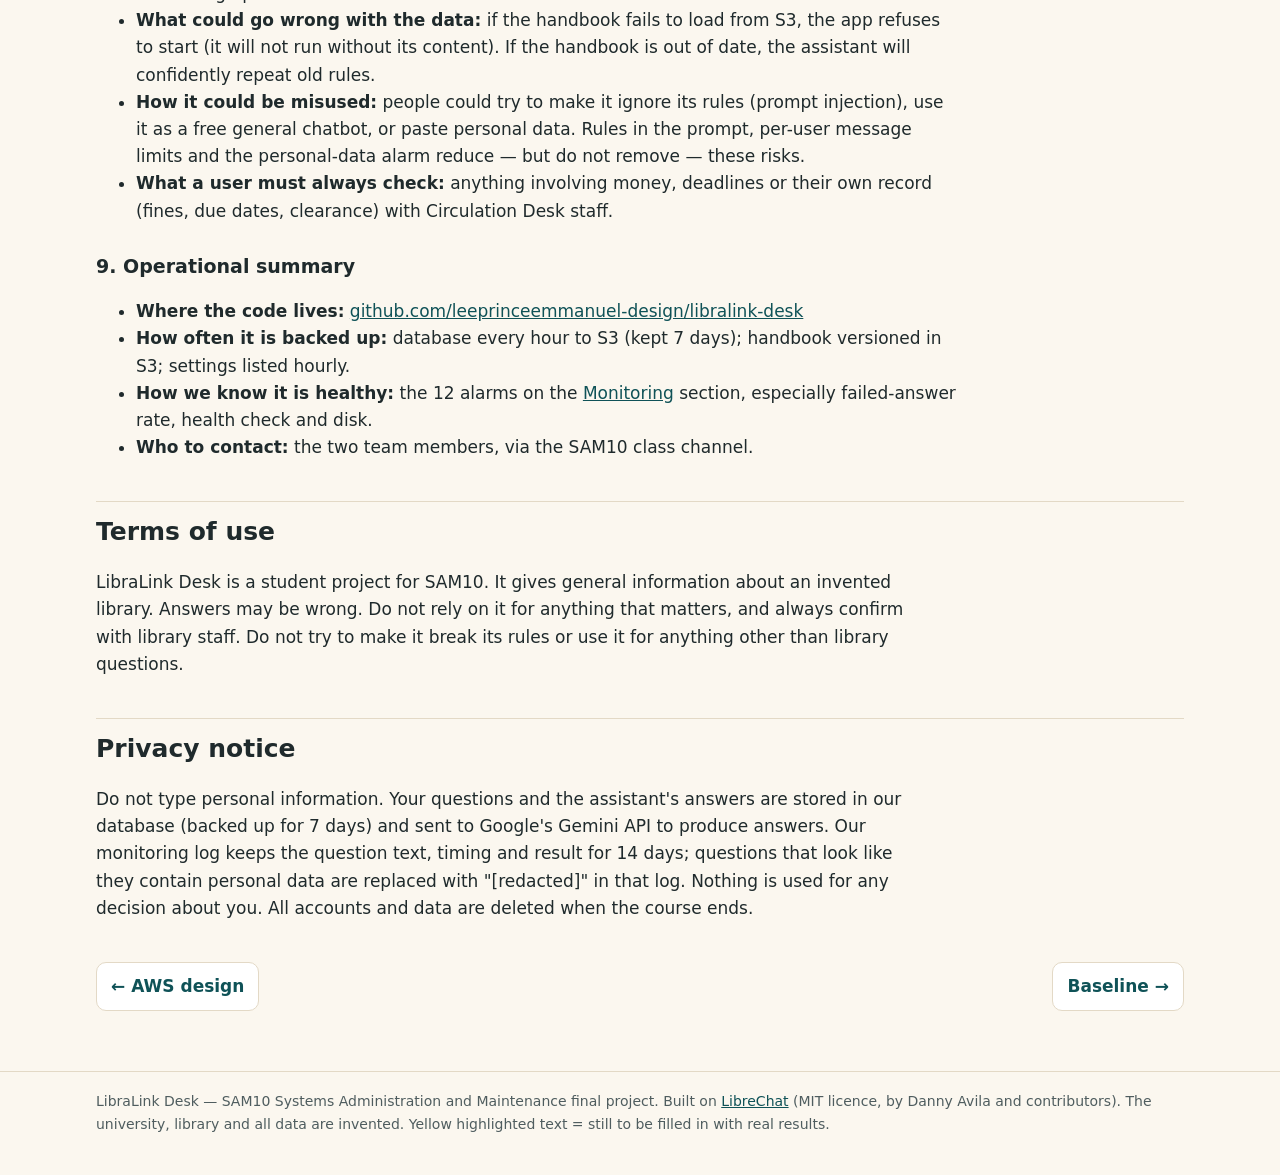
<file: docs/system.html>
<!doctype html>
<html lang="en">
<head>
<meta charset="utf-8"><meta name="viewport" content="width=device-width,initial-scale=1">
<title>Our system and system card · LibraLink Desk</title>
<link rel="icon" href="assets/favicon.png"><link rel="stylesheet" href="assets/site.css">
</head>
<body>
<main>
  <div class="page-head">
    <div class="kicker">WS-A items 1, 2, 7 · Evidence E-01, E-02, E-05</div>
    <h1>Our system, and its system card</h1>
    <p class="lead">What we started from, what we changed so it became our own, and an honest card describing what it does, what it cannot do, and who should not use it.</p>
  </div>

  <h2>The reskin: before and after</h2>
  <div class="pair">
    <figure class="ev"><img src="evidence/E-05-original-librechat.png" alt="Stock LibreChat interface">
      <div class="ev-missing">📷 Add <code>evidence/E-05-original-librechat.png</code>: stock LibreChat running locally BEFORE the reskin (default logo, name, green buttons), ideally the login page or an empty chat.</div>
      <figcaption><b>E-05</b> The original LibreChat v0.8.7 as it comes, running on our laptop (8 Nov 2026).</figcaption></figure>
    <figure class="ev"><img src="evidence/E-01-libralink-desk.png" alt="LibraLink Desk interface answering a library question">
      <div class="ev-missing">📷 Add <code>evidence/E-01-libralink-desk.png</code>: LibraLink Desk at the HTTPS address, showing the logo, colours and a real question + answer (e.g. "How many books can an undergraduate borrow?").</div>
      <figcaption><b>E-01</b> LibraLink Desk in AWS, answering a borrowing question with its source section.</figcaption></figure>
  </div>
  <p><b>E-02 — address:</b> <a href="https://d2g0ygnhaomokh.cloudfront.net">https://d2g0ygnhaomokh.cloudfront.net</a> (accounts are created by us; ask us for the demo login).</p>
  <figure class="ev"><img src="evidence/E-02-https.png" alt="LibraLink Desk over HTTPS">
    <div class="ev-missing">📷 Add <code>evidence/E-02-https.png</code>: the login page at the cloudfront.net address with no "Not secure" warning.</div>
    <figcaption><b>E-02</b> The live system over HTTPS through CloudFront.</figcaption></figure>

  <h3>The four required changes (brief section 1.1)</h3>
  <div class="table-wrap"><table>
    <tr><th>Requirement</th><th>What we did</th><th>Where it is</th></tr>
    <tr><td>1. Identity</td><td>New name "LibraLink Desk", our own logo (an open book with a chain link for a spine), teal-and-amber colour scheme, Nunito Sans font, new welcome text, footer, terms pop-up and browser icons. Any leftover "LibreChat" wording on screen is replaced.</td><td><code>app/branding/</code>, <code>app/librechat.env</code>, <code>app/nginx/nginx.conf</code></td></tr>
    <tr><td>2. Data</td><td>A six-part library handbook we wrote ourselves (~1,700 words): hours, borrowing, fines, rooms and equipment, digital resources, contacts. Plus our 30 labelled test questions.</td><td><code>content/*.md</code> (stored in S3), <code>eval/questions.json</code></td></tr>
    <tr><td>3. Domain language</td><td>Library terms throughout: circulation, holds, Red Tag books, renewals, clearance, interlibrary loan. Our rules make the assistant cite handbook sections, refuse account look-ups and decisions, warn about personal data, and reply in Filipino/Taglish when asked in Filipino.</td><td><code>app/system-prompt.txt</code>, <code>app/librechat.yaml.tmpl</code></td></tr>
    <tr><td>4. AWS integration beyond hosting</td><td>(a) The handbook is read from <b>S3</b> each time the app starts. (b) All settings and secrets come from <b>Parameter Store</b>. (c) Alerts go out through <b>SNS</b>. (d) Each answer becomes custom <b>CloudWatch</b> metrics.</td><td><code>ops/start.sh</code>, <code>ops/exporter.py</code></td></tr>
  </table></div>

  <h3>What we turned off from the original</h3>
  <p>LibreChat can talk to many AI providers and has agents, code running, web search, file search, presets, prompt libraries and public sign-up. A library help desk needs none of that, and each extra feature is something else to secure and pay for, so we switched them all off. Users see one assistant only — LibraLink Desk — and cannot change its model or rules.</p>

  <h2 id="card">System card: LibraLink Desk</h2>

  <h3>1. What it does</h3>
  <p>LibraLink Desk is a chat assistant for library users. It answers general questions about the Luntian Ridge University Library (hours, borrowing rules, fines, rooms, equipment, e-resources, which desk to contact) using only the handbook we wrote, and points people to library staff for anything personal or anything that needs a decision.</p>

  <h3>2. Who uses it, and who must not</h3>
  <ul>
    <li><b>Intended users:</b> students, faculty and staff of the (fictional) university who want quick, general library information.</li>
    <li><b>Explicitly NOT for:</b> checking someone's loans, fines or clearance; approving or waiving fines, appeals or exceptions; any decision about an identifiable person; legal, medical or academic advice; and any real library — the handbook is invented.</li>
  </ul>

  <h3>3. Base system</h3>
  <ul>
    <li><b>Name and version:</b> LibreChat v0.8.7, Docker image <code>ghcr.io/danny-avila/librechat</code></li>
    <li><b>Source:</b> <a href="https://github.com/danny-avila/LibreChat">github.com/danny-avila/LibreChat</a> (also listed in the brief as github.com/LibreChat-AI/LibreChat)</li>
    <li><b>Author:</b> Danny Avila and the LibreChat contributors</li>
    <li><b>Licence:</b> <a href="https://github.com/danny-avila/LibreChat/blob/main/LICENSE">MIT</a> — allows changing and renaming the software, as long as the copyright notice and licence are kept with it. We keep them in the image and credit LibreChat in the app footer, the README and this site.</li>
    <li><b>What it did originally:</b> a general ChatGPT-style chat interface for many AI providers, with user accounts, conversation history, agents, presets and file uploads.</li>
  </ul>

  <h3>4. What we changed (the reskin)</h3>
  <div class="table-wrap"><table>
    <tr><th>Part</th><th>Original</th><th>Ours</th><th>Why we changed it</th></tr>
    <tr><td>Name / branding</td><td>"LibreChat", LibreChat logo, green accent</td><td>"LibraLink Desk", our own book-and-link logo, teal and amber, Nunito Sans</td><td>A stranger should not recognise the original; the library needs its own identity.</td></tr>
    <tr><td>Data / content</td><td>None — general chat</td><td>Our 6-file library handbook in S3, added to every conversation as the assistant's only source</td><td>Answers must come from the library's rules, not the model's guesses.</td></tr>
    <tr><td>Wording / prompts</td><td>No system prompt; generic welcome</td><td>8 rules: handbook only, fixed "not found" sentence, cite the source, no decisions, no personal data, Filipino replies, resist prompt injection</td><td>Safe, predictable answers we can measure.</td></tr>
    <tr><td>Interface</td><td>Model picker, presets, agents, side panel, public sign-up</td><td>One enforced assistant; extras off; terms pop-up; accounts created by us</td><td>Simpler for users, smaller attack surface, protects the free model quota.</td></tr>
    <tr><td>AWS services</td><td>None (runs anywhere)</td><td>EC2, CloudFront, S3, Parameter Store, CloudWatch, SNS, Lambda, EventBridge, IAM, CloudTrail, Budgets</td><td>Hosting plus real operations: security, monitoring, backups, automation.</td></tr>
  </table></div>

  <h3>5. Data</h3>
  <ul>
    <li><b>Where it came from:</b> written by us for this project (<code>content/</code>), shared under the same terms as our repository. The university, library, rooms, prices and contacts are all invented; e-mail addresses use the reserved <code>.example</code> domain.</li>
    <li><b>Size and format:</b> 6 Markdown files, about 1,700 words (~11,000 characters once inside the prompt).</li>
    <li><b>Anything personal in it:</b> no — all invented.</li>
    <li><b>Anything sent to a third-party AI service:</b> yes — every question, the conversation so far, and the full handbook go to Google's Gemini API. The handbook is invented, users are warned in a pop-up not to type personal data, questions that look like they contain personal data are redacted in our logs and raise an alarm, and all our test questions are invented. On Google's free tier, Google may use what is sent to improve its products, which is one more reason the data must stay invented.</li>
  </ul>

  <h3>6. How good it is</h3>
  <ul>
    <li><b>The one number:</b> 30 of 30 test questions correct (100%) on 9 November 2026 (model gemini-3.5-flash-lite, two runs, same result).</li>
    <li><b>How we measured it:</b> <code>eval/eval.py</code> sends each of our 30 labelled questions to the same model, with the same prompt and handbook the app uses, and checks the answer for the expected facts (and for things it must not say). See <a href="results.html#quality">Results</a>.</li>
    <li><b>What the cases cover:</b> all six handbook sections (22), questions the handbook cannot answer (3), requests for decisions (2), personal data (1), Filipino (1) and a prompt-injection attempt (1).</li>
    <li><b>An example it gets wrong:</b> the scoring script found no failure, so we looked by hand. Asked "Does the library have a coffee shop inside?", it answered "I couldn't find that in the LibraLink handbook. You can reach out to the Library Director's Office for assistance with this." That is partly wrong: it missed the related rule "No food inside the library", and the Director's Office handles complaints, not general questions. The scoring script still counted it as correct, because it only checks for "couldn't find" — a weakness of our test, too (<a href="results.html#tests">details</a>).</li>
  </ul>

  <h3>7. How it is served</h3>
  <ul>
    <li><b>Where it runs:</b> one EC2 instance (t3.small, Amazon Linux 2023) in ap-southeast-2 (Sydney), behind CloudFront.</li>
    <li><b>What calls it:</b> users at <a href="https://d2g0ygnhaomokh.cloudfront.net">https://d2g0ygnhaomokh.cloudfront.net</a>; LibreChat's chat API under <code>/api/</code>; health check at <code>/health</code>.</li>
    <li><b>The model behind it:</b> Google gemini-3.5-flash-lite via the Gemini API, free tier, temperature 0.2.</li>
    <li><b>If the model or service is unavailable:</b> the user sees an error message in the chat instead of an answer; the answer is logged as failed, and the <code>libralink-answers-failed-rate</code> alarm e-mails us. If the free-tier limit is hit, Gemini returns HTTP 429 (too many requests) until the limit resets.</li>
  </ul>

  <h3>8. Limitations and risks</h3>
  <ul>
    <li><b>What it cannot do:</b> see anyone's account; know anything not in the handbook; know about changes made after the handbook was last uploaded; guarantee the model never makes something up.</li>
    <li><b>What could go wrong with the data:</b> if the handbook fails to load from S3, the app refuses to start (it will not run without its content). If the handbook is out of date, the assistant will confidently repeat old rules.</li>
    <li><b>How it could be misused:</b> people could try to make it ignore its rules (prompt injection), use it as a free general chatbot, or paste personal data. Rules in the prompt, per-user message limits and the personal-data alarm reduce — but do not remove — these risks.</li>
    <li><b>What a user must always check:</b> anything involving money, deadlines or their own record (fines, due dates, clearance) with Circulation Desk staff.</li>
  </ul>

  <h3>9. Operational summary</h3>
  <ul>
    <li><b>Where the code lives:</b> <a href="https://github.com/leeprinceemmanuel-design/libralink-desk">github.com/leeprinceemmanuel-design/libralink-desk</a></li>
    <li><b>How often it is backed up:</b> database every hour to S3 (kept 7 days); handbook versioned in S3; settings listed hourly.</li>
    <li><b>How we know it is healthy:</b> the 12 alarms on the <a href="operations.html#monitoring">Monitoring</a> section, especially failed-answer rate, health check and disk.</li>
    <li><b>Who to contact:</b> the two team members, via the SAM10 class channel.</li>
  </ul>

  <h2 id="terms">Terms of use</h2>
  <p>LibraLink Desk is a student project for SAM10. It gives general information about an invented library. Answers may be wrong. Do not rely on it for anything that matters, and always confirm with library staff. Do not try to make it break its rules or use it for anything other than library questions.</p>

  <h2 id="privacy">Privacy notice</h2>
  <p>Do not type personal information. Your questions and the assistant's answers are stored in our database (backed up for 7 days) and sent to Google's Gemini API to produce answers. Our monitoring log keeps the question text, timing and result for 14 days; questions that look like they contain personal data are replaced with "[redacted]" in that log. Nothing is used for any decision about you. All accounts and data are deleted when the course ends.</p>
</main>
<script src="assets/site.js"></script>
</body>
</html>
</file>
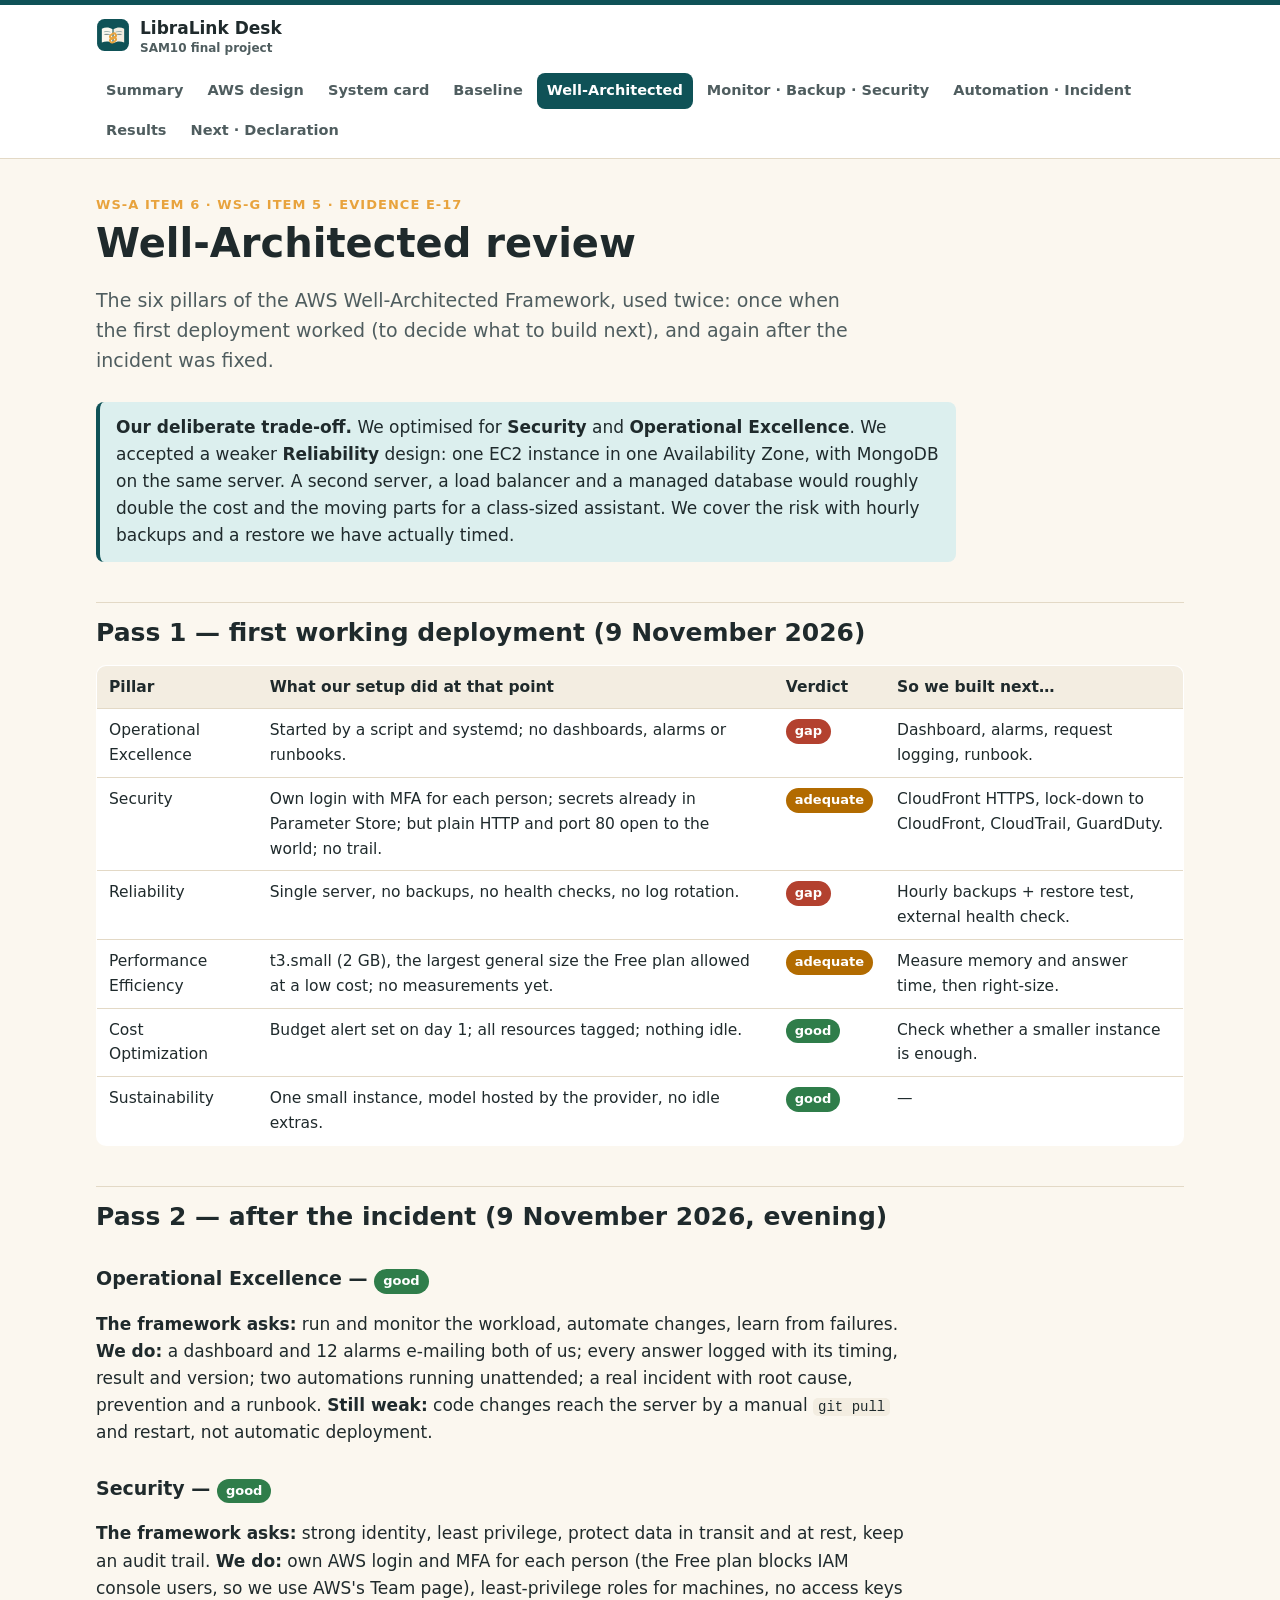
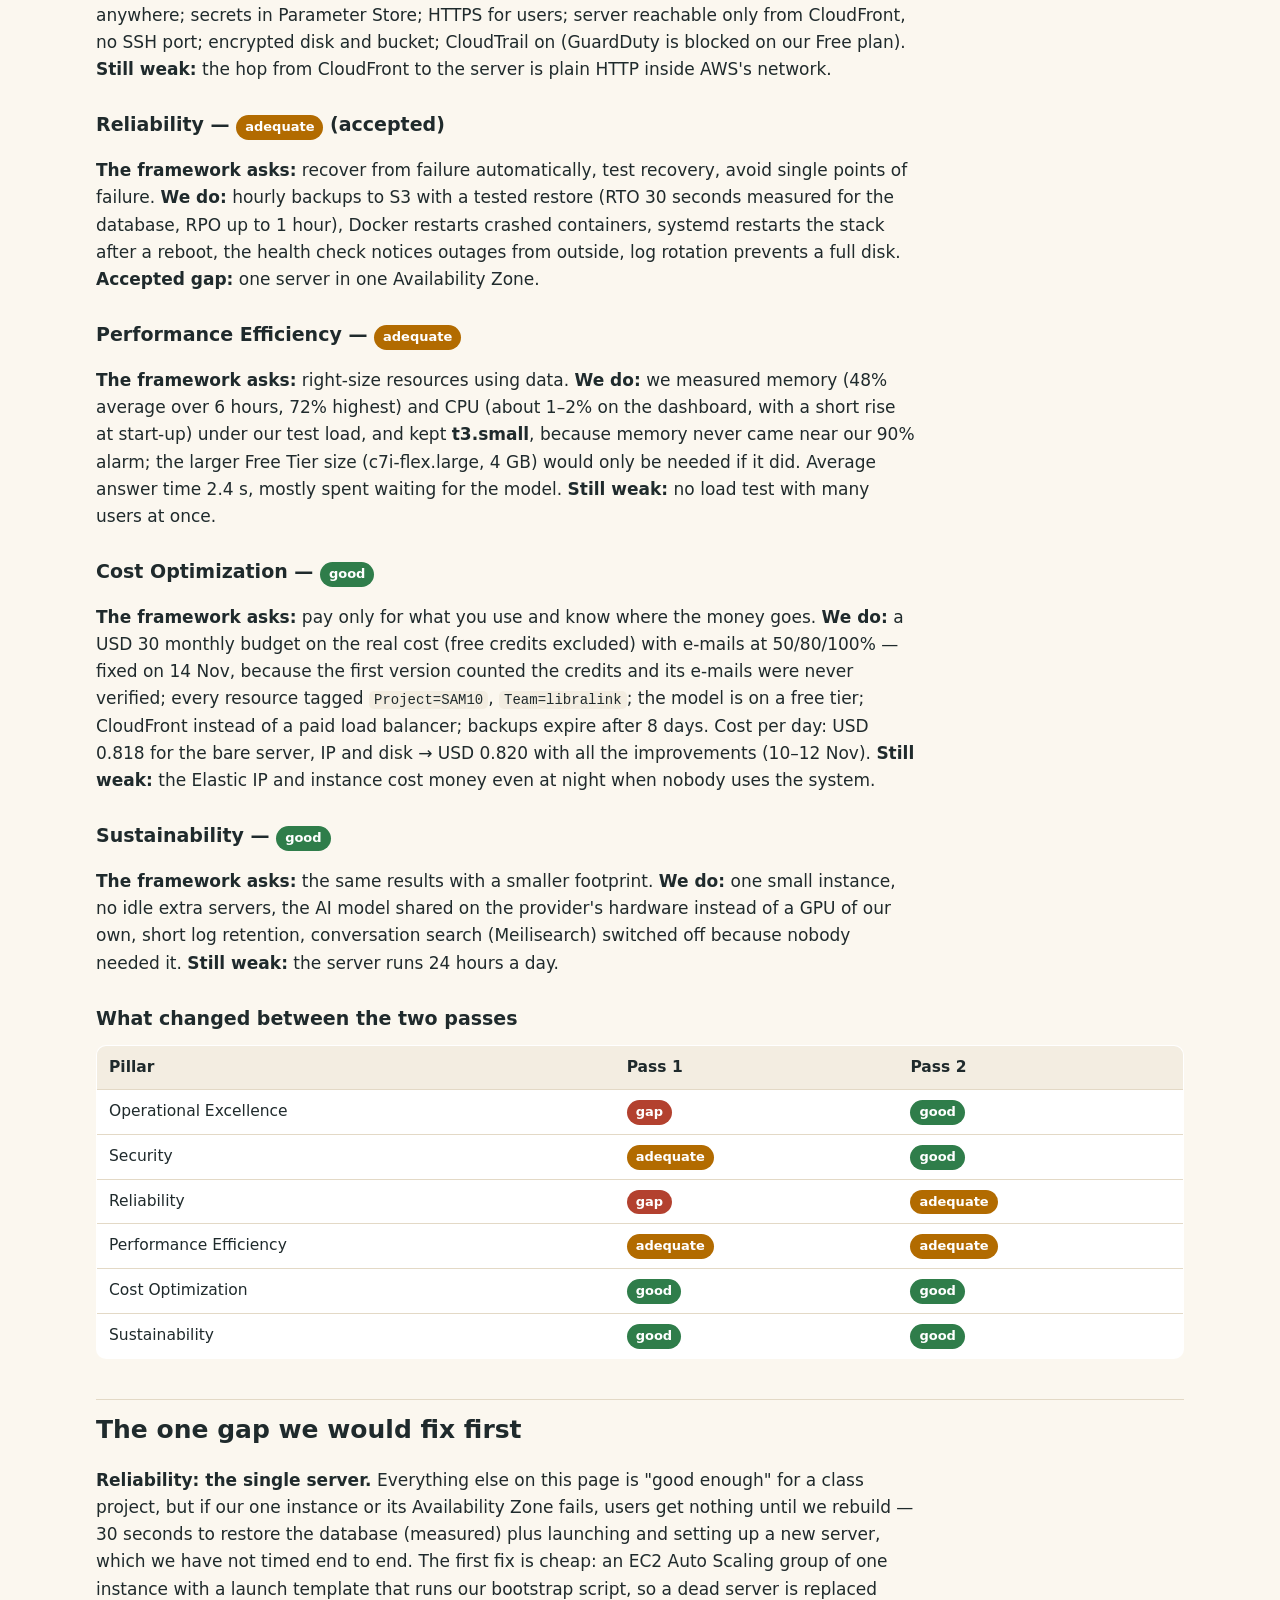
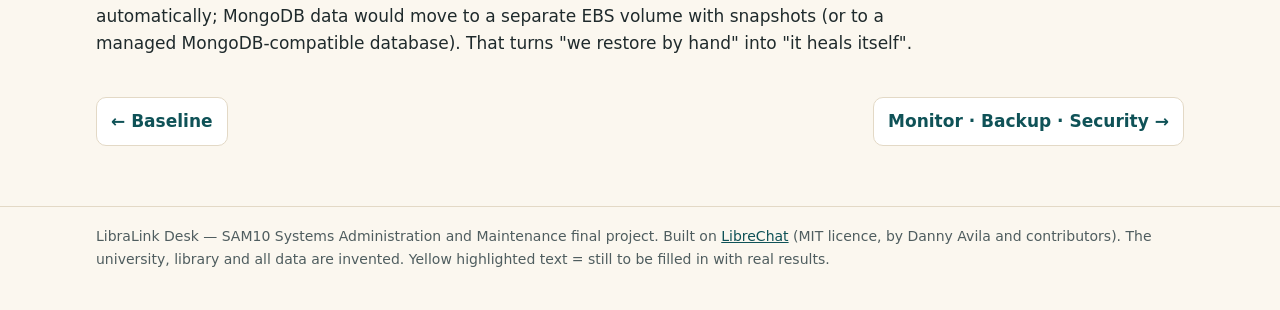
<file: docs/well-architected.html>
<!doctype html>
<html lang="en">
<head>
<meta charset="utf-8"><meta name="viewport" content="width=device-width,initial-scale=1">
<title>Well-Architected review · LibraLink Desk</title>
<link rel="icon" href="assets/favicon.png"><link rel="stylesheet" href="assets/site.css">
</head>
<body>
<main>
  <div class="page-head">
    <div class="kicker">WS-A item 6 · WS-G item 5 · Evidence E-17</div>
    <h1>Well-Architected review</h1>
    <p class="lead">The six pillars of the AWS Well-Architected Framework, used twice: once when the first deployment worked (to decide what to build next), and again after the incident was fixed.</p>
  </div>

  <div class="note"><b>Our deliberate trade-off.</b> We optimised for <b>Security</b> and <b>Operational Excellence</b>. We accepted a weaker <b>Reliability</b> design: one EC2 instance in one Availability Zone, with MongoDB on the same server. A second server, a load balancer and a managed database would roughly double the cost and the moving parts for a class-sized assistant. We cover the risk with hourly backups and a restore we have actually timed.</div>

  <h2>Pass 1 — first working deployment (9 November 2026)</h2>
  <div class="table-wrap"><table>
    <tr><th>Pillar</th><th>What our setup did at that point</th><th>Verdict</th><th>So we built next…</th></tr>
    <tr><td>Operational Excellence</td><td>Started by a script and systemd; no dashboards, alarms or runbooks.</td><td><span class="verdict v-gap">gap</span></td><td>Dashboard, alarms, request logging, runbook.</td></tr>
    <tr><td>Security</td><td>Own login with MFA for each person; secrets already in Parameter Store; but plain HTTP and port 80 open to the world; no trail.</td><td><span class="verdict v-adequate">adequate</span></td><td>CloudFront HTTPS, lock-down to CloudFront, CloudTrail, GuardDuty.</td></tr>
    <tr><td>Reliability</td><td>Single server, no backups, no health checks, no log rotation.</td><td><span class="verdict v-gap">gap</span></td><td>Hourly backups + restore test, external health check.</td></tr>
    <tr><td>Performance Efficiency</td><td>t3.small (2 GB), the largest general size the Free plan allowed at a low cost; no measurements yet.</td><td><span class="verdict v-adequate">adequate</span></td><td>Measure memory and answer time, then right-size.</td></tr>
    <tr><td>Cost Optimization</td><td>Budget alert set on day 1; all resources tagged; nothing idle.</td><td><span class="verdict v-good">good</span></td><td>Check whether a smaller instance is enough.</td></tr>
    <tr><td>Sustainability</td><td>One small instance, model hosted by the provider, no idle extras.</td><td><span class="verdict v-good">good</span></td><td>—</td></tr>
  </table></div>

  <h2>Pass 2 — after the incident (9 November 2026, evening)</h2>

  <h3>Operational Excellence — <span class="verdict v-good">good</span></h3>
  <p><b>The framework asks:</b> run and monitor the workload, automate changes, learn from failures. <b>We do:</b> a dashboard and 12 alarms e-mailing both of us; every answer logged with its timing, result and version; two automations running unattended; a real incident with root cause, prevention and a runbook. <b>Still weak:</b> code changes reach the server by a manual <code>git pull</code> and restart, not automatic deployment.</p>

  <h3>Security — <span class="verdict v-good">good</span></h3>
  <p><b>The framework asks:</b> strong identity, least privilege, protect data in transit and at rest, keep an audit trail. <b>We do:</b> own AWS login and MFA for each person (the Free plan blocks IAM console users, so we use AWS's Team page), least-privilege roles for machines, no access keys anywhere; secrets in Parameter Store; HTTPS for users; server reachable only from CloudFront, no SSH port; encrypted disk and bucket; CloudTrail on (GuardDuty is blocked on our Free plan). <b>Still weak:</b> the hop from CloudFront to the server is plain HTTP inside AWS's network.</p>

  <h3>Reliability — <span class="verdict v-adequate">adequate</span> (accepted)</h3>
  <p><b>The framework asks:</b> recover from failure automatically, test recovery, avoid single points of failure. <b>We do:</b> hourly backups to S3 with a tested restore (RTO 30 seconds measured for the database, RPO up to 1 hour), Docker restarts crashed containers, systemd restarts the stack after a reboot, the health check notices outages from outside, log rotation prevents a full disk. <b>Accepted gap:</b> one server in one Availability Zone.</p>

  <h3>Performance Efficiency — <span class="verdict v-adequate">adequate</span></h3>
  <p><b>The framework asks:</b> right-size resources using data. <b>We do:</b> we measured memory (48% average over 6 hours, 72% highest) and CPU (about 1–2% on the dashboard, with a short rise at start-up) under our test load, and kept <b>t3.small</b>, because memory never came near our 90% alarm; the larger Free Tier size (c7i-flex.large, 4 GB) would only be needed if it did. Average answer time 2.4 s, mostly spent waiting for the model. <b>Still weak:</b> no load test with many users at once.</p>

  <h3>Cost Optimization — <span class="verdict v-good">good</span></h3>
  <p><b>The framework asks:</b> pay only for what you use and know where the money goes. <b>We do:</b> a USD 30 monthly budget on the real cost (free credits excluded) with e-mails at 50/80/100% — fixed on 14 Nov, because the first version counted the credits and its e-mails were never verified; every resource tagged <code>Project=SAM10</code>, <code>Team=libralink</code>; the model is on a free tier; CloudFront instead of a paid load balancer; backups expire after 8 days. Cost per day: USD 0.818 for the bare server, IP and disk → USD 0.820 with all the improvements (10–12 Nov). <b>Still weak:</b> the Elastic IP and instance cost money even at night when nobody uses the system.</p>

  <h3>Sustainability — <span class="verdict v-good">good</span></h3>
  <p><b>The framework asks:</b> the same results with a smaller footprint. <b>We do:</b> one small instance, no idle extra servers, the AI model shared on the provider's hardware instead of a GPU of our own, short log retention, conversation search (Meilisearch) switched off because nobody needed it. <b>Still weak:</b> the server runs 24 hours a day.</p>

  <h3>What changed between the two passes</h3>
  <div class="table-wrap"><table>
    <tr><th>Pillar</th><th>Pass 1</th><th>Pass 2</th></tr>
    <tr><td>Operational Excellence</td><td><span class="verdict v-gap">gap</span></td><td><span class="verdict v-good">good</span></td></tr>
    <tr><td>Security</td><td><span class="verdict v-adequate">adequate</span></td><td><span class="verdict v-good">good</span></td></tr>
    <tr><td>Reliability</td><td><span class="verdict v-gap">gap</span></td><td><span class="verdict v-adequate">adequate</span></td></tr>
    <tr><td>Performance Efficiency</td><td><span class="verdict v-adequate">adequate</span></td><td><span class="verdict v-adequate">adequate</span></td></tr>
    <tr><td>Cost Optimization</td><td><span class="verdict v-good">good</span></td><td><span class="verdict v-good">good</span></td></tr>
    <tr><td>Sustainability</td><td><span class="verdict v-good">good</span></td><td><span class="verdict v-good">good</span></td></tr>
  </table></div>

  <h2>The one gap we would fix first</h2>
  <p><b>Reliability: the single server.</b> Everything else on this page is "good enough" for a class project, but if our one instance or its Availability Zone fails, users get nothing until we rebuild — 30 seconds to restore the database (measured) plus launching and setting up a new server, which we have not timed end to end. The first fix is cheap: an EC2 Auto Scaling group of one instance with a launch template that runs our bootstrap script, so a dead server is replaced automatically; MongoDB data would move to a separate EBS volume with snapshots (or to a managed MongoDB-compatible database). That turns "we restore by hand" into "it heals itself".</p>
</main>
<script src="assets/site.js"></script>
</body>
</html>
</file>
<file: docs/assets/site.css>
:root {
  --bg: #FBF7EF;
  --panel: #FFFFFF;
  --panel-2: #F3EDE1;
  --ink: #1F2A2C;
  --ink-soft: #4F5D5F;
  --line: #E3D9C6;
  --teal: #0F5257;
  --teal-dark: #0B3B3E;
  --teal-soft: #DCEFEE;
  --amber: #E8A33D;
  --amber-soft: #FBEBD0;
  --good: #2F7D4A;
  --warn: #B26B00;
  --gap: #B3412F;
  --fill-bg: #FFF2A8;
  --fill-ink: #5A4A00;
  --radius: 12px;
  --mono: ui-monospace, "Cascadia Code", Consolas, monospace;
}
@media (prefers-color-scheme: dark) {
  :root {
    --bg: #0E1C1E; --panel: #132628; --panel-2: #1B3436; --ink: #EDE6D8; --ink-soft: #B9C4C2;
    --line: #2A4644; --teal: #6FC3C2; --teal-dark: #9FDAD8; --teal-soft: #1E3B3D;
    --amber: #E8A33D; --amber-soft: #3A2E17; --good: #6CC48A; --warn: #E8A33D; --gap: #F08A76;
    --fill-bg: #5A4A00; --fill-ink: #FFF2A8;
  }
}
* { box-sizing: border-box; }
html { scroll-behavior: smooth; }
body {
  margin: 0; background: var(--bg); color: var(--ink);
  font: 17px/1.6 "Nunito Sans", "Segoe UI", system-ui, sans-serif;
}
a { color: var(--teal); }
img { max-width: 100%; }

/* header + nav */
.top { border-top: 5px solid var(--teal); background: var(--panel); border-bottom: 1px solid var(--line); position: sticky; top: 0; z-index: 5; }
.top-inner { max-width: 1120px; margin: 0 auto; padding: 10px 16px; display: flex; align-items: center; gap: 18px; flex-wrap: wrap; }
.brand { display: flex; align-items: center; gap: 10px; text-decoration: none; color: var(--ink); font-weight: 800; }
.brand img { width: 34px; height: 34px; }
.brand small { display: block; font-weight: 600; color: var(--ink-soft); font-size: 12px; line-height: 1.1; }
nav { display: flex; flex-wrap: wrap; gap: 4px; margin-left: auto; }
nav a { text-decoration: none; color: var(--ink-soft); font-size: 14.5px; font-weight: 600; padding: 6px 10px; border-radius: 8px; }
nav a:hover { background: var(--teal-soft); color: var(--teal-dark); }
nav a.on { background: var(--teal); color: #fff; }

main { max-width: 1120px; margin: 0 auto; padding: 28px 16px 60px; }
.page-head { margin: 8px 0 26px; }
.page-head .kicker { color: var(--amber); font-weight: 800; letter-spacing: .08em; text-transform: uppercase; font-size: 13px; }
h1 { font-size: clamp(28px, 4vw, 40px); line-height: 1.15; margin: 4px 0 10px; }
h2 { font-size: 25px; margin: 40px 0 10px; padding-top: 10px; border-top: 1px solid var(--line); }
h3 { font-size: 19px; margin: 26px 0 8px; }
.lead { font-size: 19px; color: var(--ink-soft); max-width: 760px; }
p, li { max-width: 820px; }
code, pre { font-family: var(--mono); font-size: 14px; }
code { background: var(--panel-2); padding: 1px 5px; border-radius: 5px; }
pre { background: var(--panel-2); border: 1px solid var(--line); border-radius: 10px; padding: 14px; overflow-x: auto; line-height: 1.45; }

/* cards and grids */
.grid { display: grid; gap: 16px; grid-template-columns: repeat(auto-fit, minmax(240px, 1fr)); }
.card { background: var(--panel); border: 1px solid var(--line); border-radius: var(--radius); padding: 18px; }
.card h3 { margin-top: 0; }
.stat { font-size: 30px; font-weight: 800; color: var(--teal); line-height: 1.1; }
.stat-label { color: var(--ink-soft); font-size: 14px; }
.note { background: var(--teal-soft); border-left: 4px solid var(--teal); padding: 12px 16px; border-radius: 8px; max-width: 860px; }
.warn { background: var(--amber-soft); border-left: 4px solid var(--amber); padding: 12px 16px; border-radius: 8px; max-width: 860px; }

/* tables */
.table-wrap { overflow-x: auto; margin: 12px 0 18px; }
table { border-collapse: collapse; width: 100%; background: var(--panel); border: 1px solid var(--line); border-radius: 10px; overflow: hidden; font-size: 15.5px; }
th, td { text-align: left; vertical-align: top; padding: 9px 12px; border-bottom: 1px solid var(--line); }
th { background: var(--panel-2); font-weight: 700; }
tr:last-child td { border-bottom: 0; }

.verdict { display: inline-block; font-weight: 800; font-size: 13px; padding: 2px 9px; border-radius: 99px; color: #fff; }
.v-good { background: var(--good); } .v-adequate { background: var(--warn); } .v-gap { background: var(--gap); }

/* things the team must still fill in with REAL values */
.fill { background: var(--fill-bg); color: var(--fill-ink); padding: 0 5px; border-radius: 4px; font-weight: 700; }

/* evidence figures */
figure.ev { margin: 16px 0 22px; background: var(--panel); border: 1px solid var(--line); border-radius: var(--radius); padding: 10px; max-width: 900px; }
figure.ev img { display: block; border-radius: 8px; border: 1px solid var(--line); }
figure.ev .ev-missing { display: none; padding: 26px 18px; border: 2px dashed var(--amber); border-radius: 8px; background: var(--amber-soft); color: var(--ink); font-size: 15px; }
figure.ev.missing img { display: none; }
figure.ev.missing .ev-missing { display: block; }
figure.ev figcaption { font-size: 14.5px; color: var(--ink-soft); padding: 8px 4px 0; }
figure.ev figcaption b { color: var(--teal); }
.pair { display: grid; gap: 14px; grid-template-columns: repeat(auto-fit, minmax(300px, 1fr)); }
.pair figure.ev { margin: 0; }

.video { position: relative; aspect-ratio: 16 / 9; background: var(--panel-2); border-radius: var(--radius); overflow: hidden; border: 1px solid var(--line); max-width: 900px; }
.video iframe { position: absolute; inset: 0; width: 100%; height: 100%; border: 0; }

/* architecture diagram */
.diagram { background: var(--panel); border: 1px solid var(--line); border-radius: var(--radius); padding: 10px; overflow-x: auto; }
.diagram svg { min-width: 860px; width: 100%; height: auto; display: block; }
.d-frame { fill: none; stroke: var(--ink-soft); stroke-width: 1.5; }
.d-region { fill: var(--teal-soft); fill-opacity: .35; stroke: var(--teal); stroke-width: 2; }
.d-sg { fill: none; stroke: var(--amber); stroke-width: 2; stroke-dasharray: 7 5; }
.d-box { fill: var(--panel); stroke: var(--teal); stroke-width: 1.6; }
.d-box-alt { fill: var(--panel-2); stroke: var(--line); stroke-width: 1.4; }
.d-ext { fill: var(--amber-soft); stroke: var(--amber); stroke-width: 1.6; }
.d-t { fill: var(--ink); font: 700 14px "Nunito Sans", system-ui, sans-serif; }
.d-s { fill: var(--ink-soft); font: 12px "Nunito Sans", system-ui, sans-serif; }
.d-frame-t { fill: var(--teal-dark); font: 800 13px "Nunito Sans", system-ui, sans-serif; letter-spacing: .03em; }
.d-arrow { stroke: var(--teal); stroke-width: 2.2; fill: none; marker-end: url(#arr); }
.d-arrow-ops { stroke: var(--ink-soft); stroke-width: 1.6; fill: none; stroke-dasharray: 5 4; marker-end: url(#arr2); }
.d-num { fill: var(--amber); } .d-num-t { fill: #1F2A2C; font: 800 13px system-ui, sans-serif; }

footer { border-top: 1px solid var(--line); color: var(--ink-soft); font-size: 14px; }
footer .inner { max-width: 1120px; margin: 0 auto; padding: 18px 16px 40px; }
.pager { display: flex; justify-content: space-between; gap: 12px; margin-top: 40px; }
.pager a { background: var(--panel); border: 1px solid var(--line); padding: 10px 14px; border-radius: 10px; text-decoration: none; font-weight: 700; }

@media (max-width: 720px) {
  body { font-size: 16px; }
  .top { position: static; }
  nav { margin-left: 0; }
}
</file>
